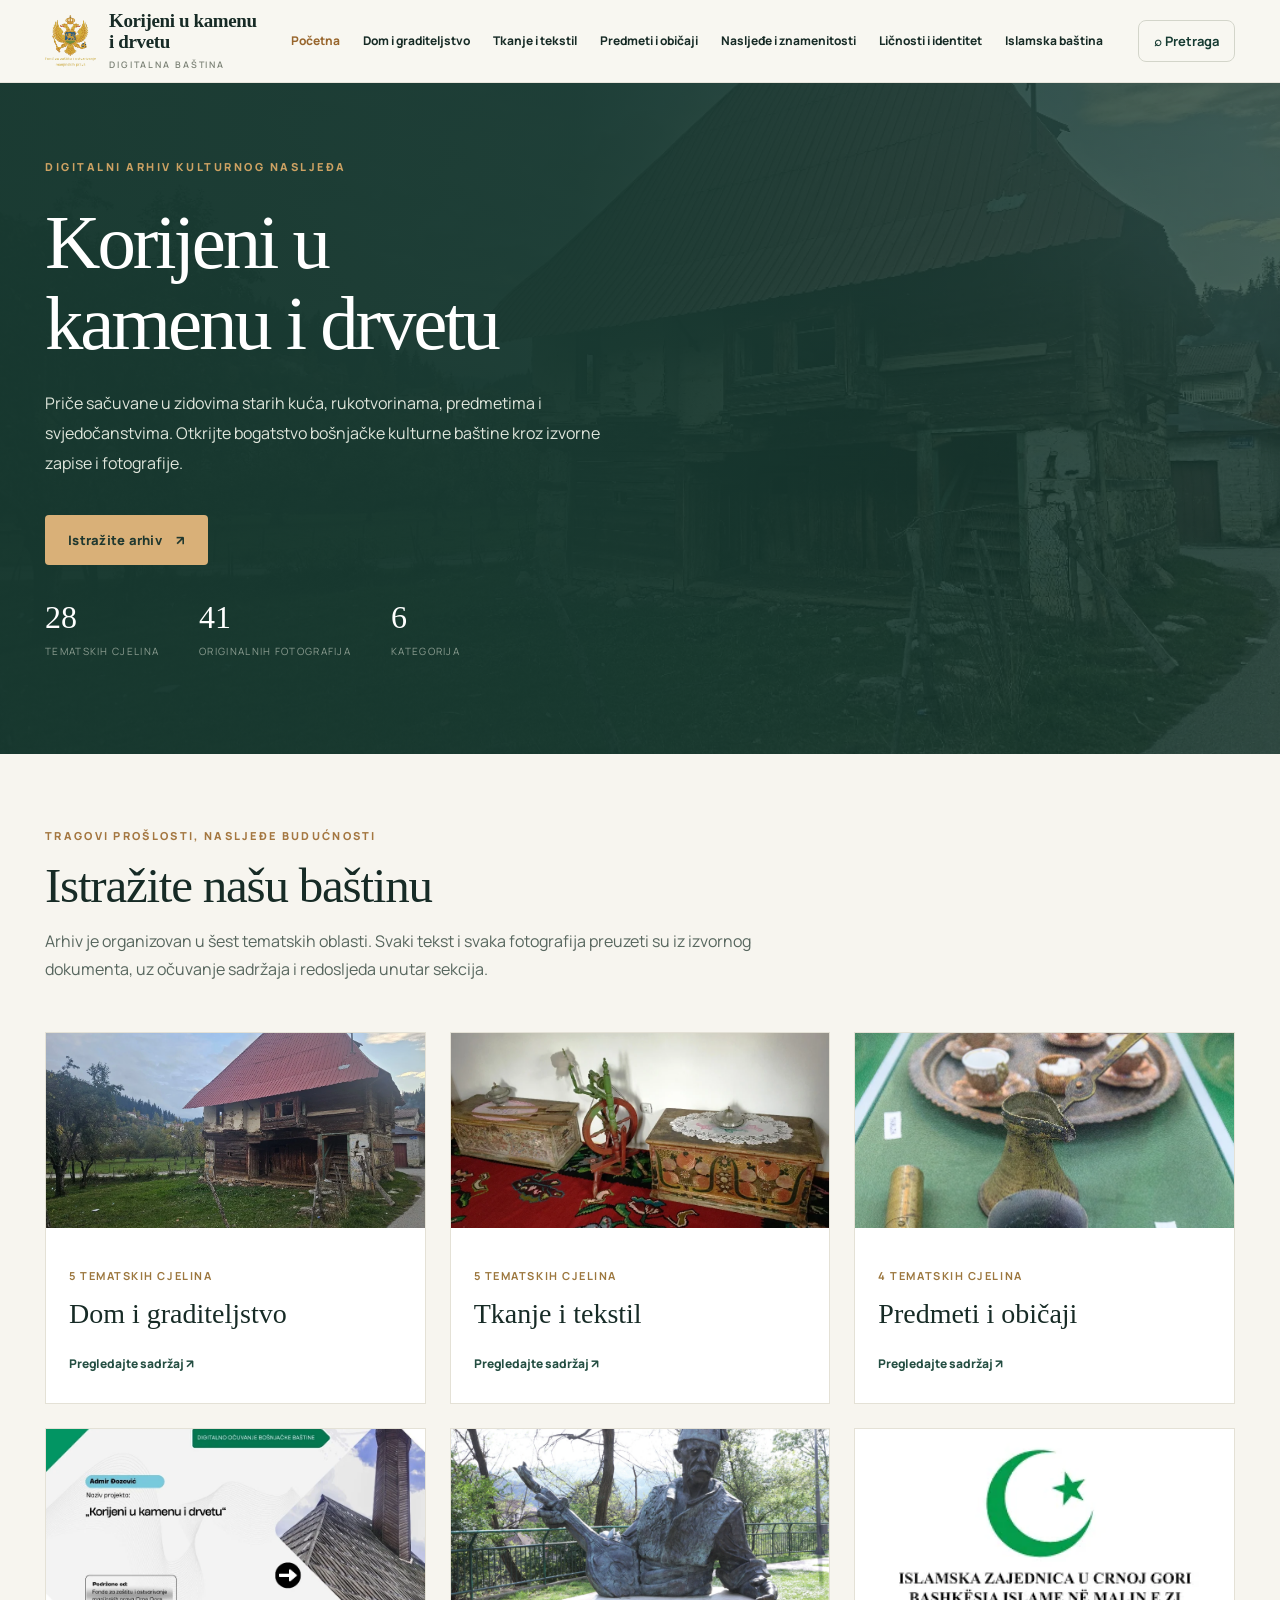
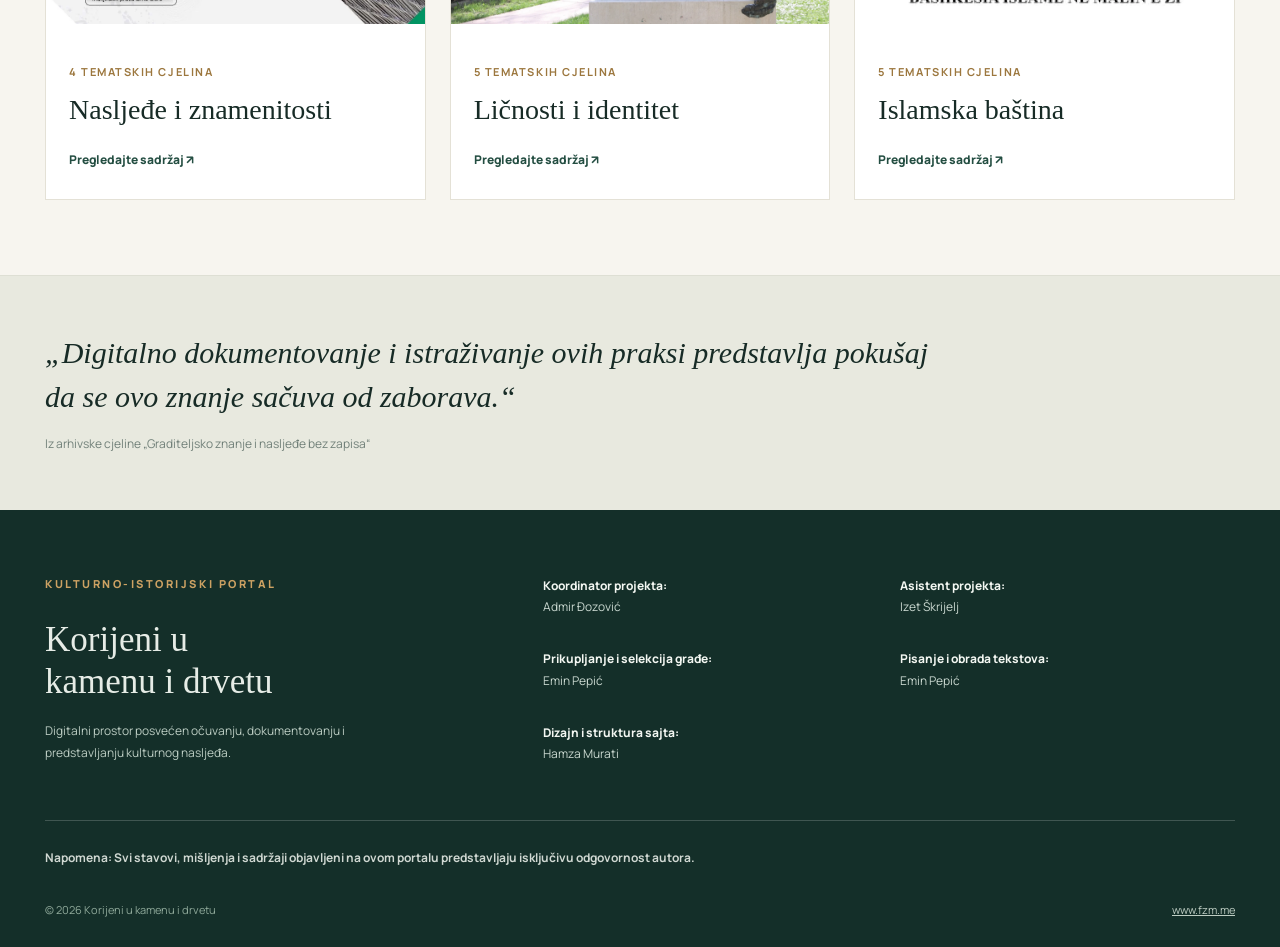
<file: index.html>
<!doctype html><html lang="bs"><head><meta charset="UTF-8"><meta name="viewport" content="width=device-width, initial-scale=1"><meta name="description" content="Digitalni arhiv bošnjačke kulturne baštine u Crnoj Gori. Originalni tekstovi i fotografije."><meta name="theme-color" content="#163b32"><meta property="og:type" content="website"><meta property="og:title" content="Korijeni u kamenu i drvetu"><meta property="og:description" content="Digitalni arhiv bošnjačke kulturne baštine u Crnoj Gori. Originalni tekstovi i fotografije."><title>Korijeni u kamenu i drvetu</title><link rel="icon" href="favicon.svg" type="image/svg+xml"><link rel="stylesheet" href="styles.css"><script defer src="data/content.js"></script><script defer src="app.js"></script></head><body data-page="home"><div id="app"></div><noscript><div class="noscript">Za prikaz ovog arhiva potrebno je omogućiti JavaScript. Svi izvorni tekstovi dostupni su i u datoteci data/content.json.</div></noscript></body></html>
</file>
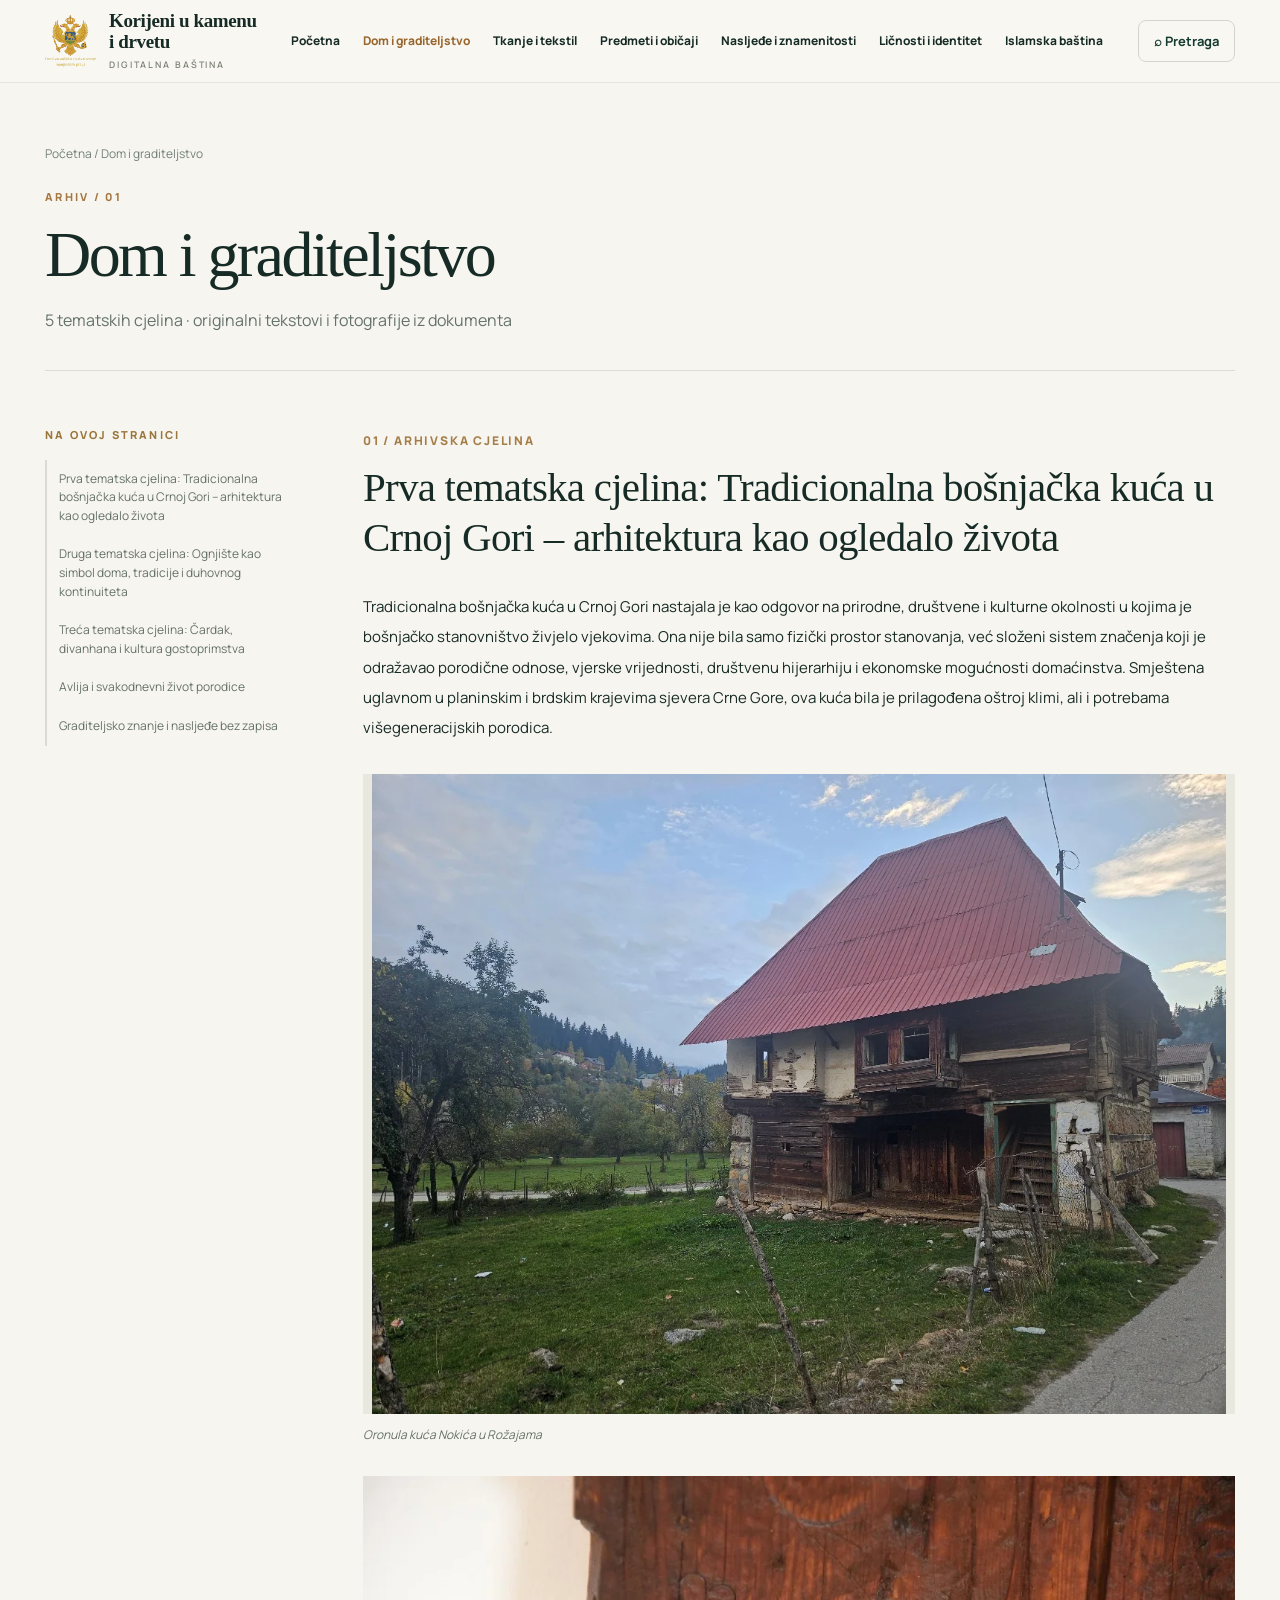
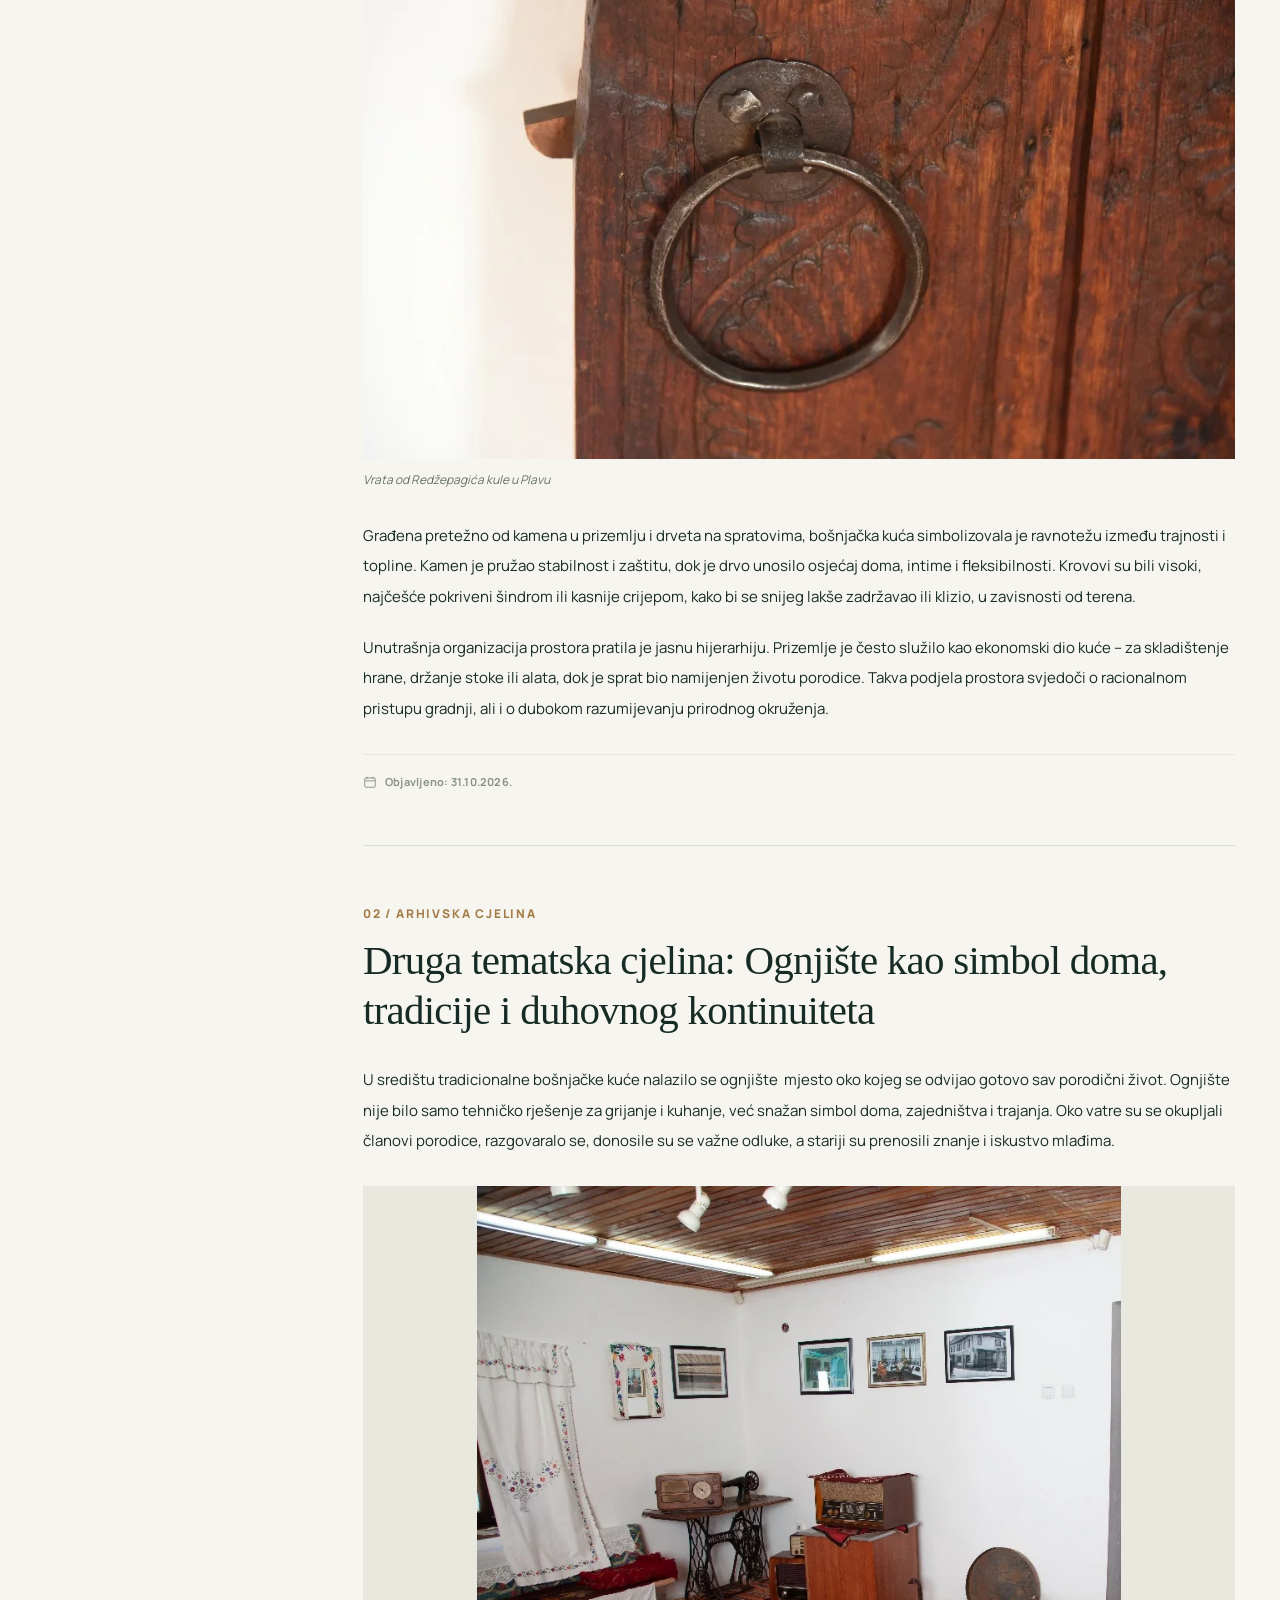
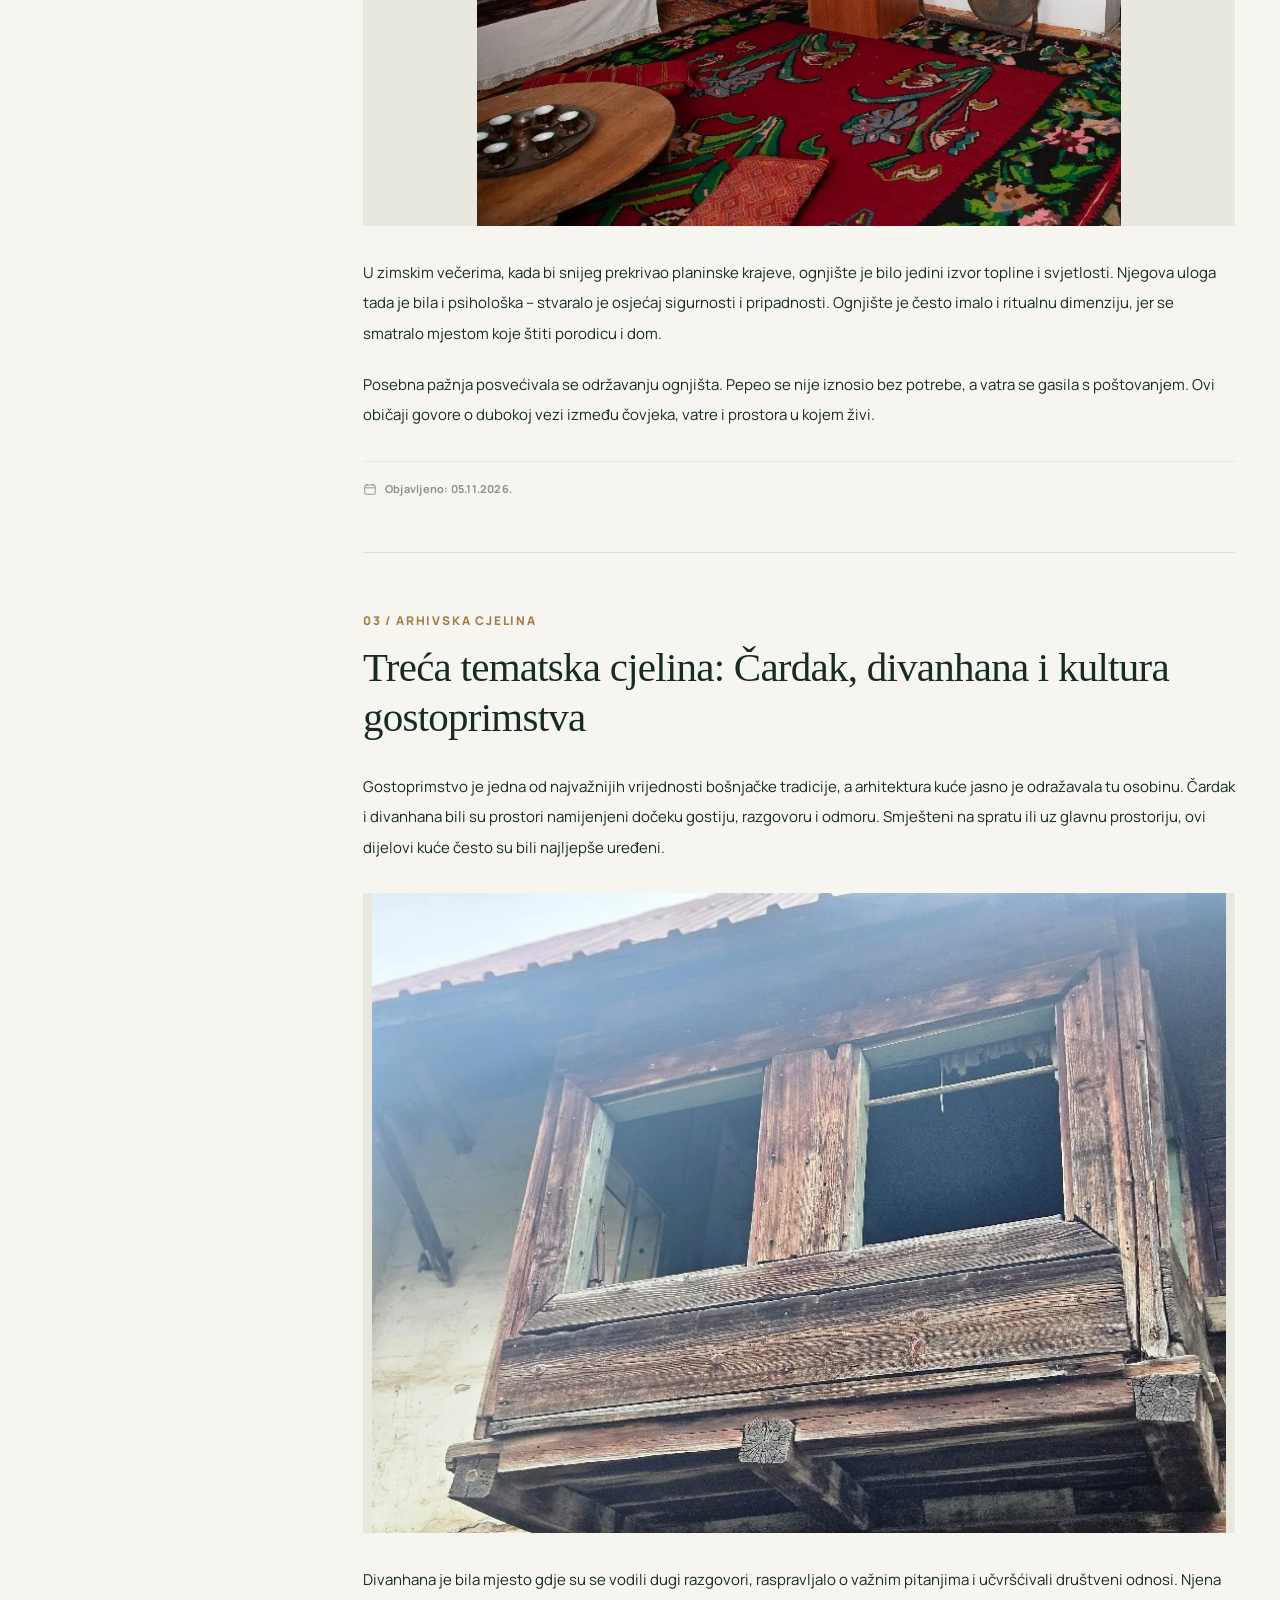
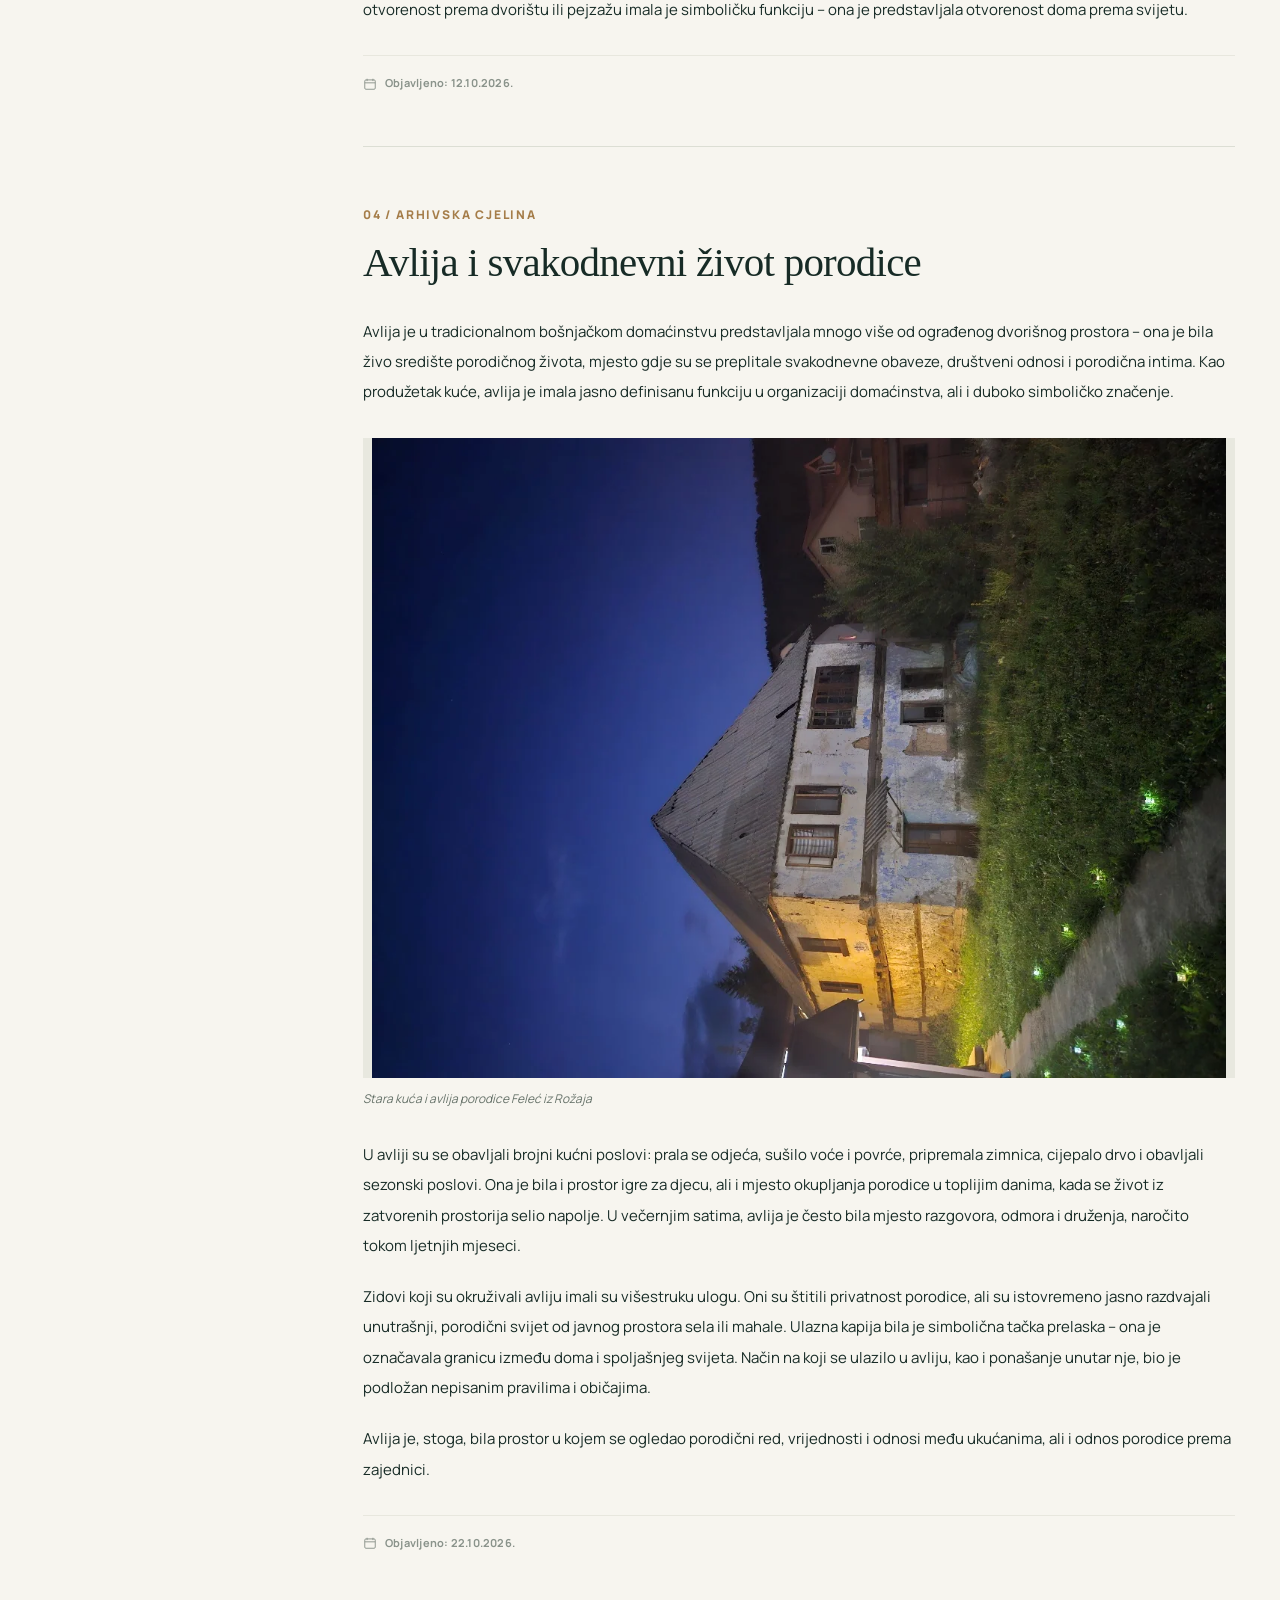
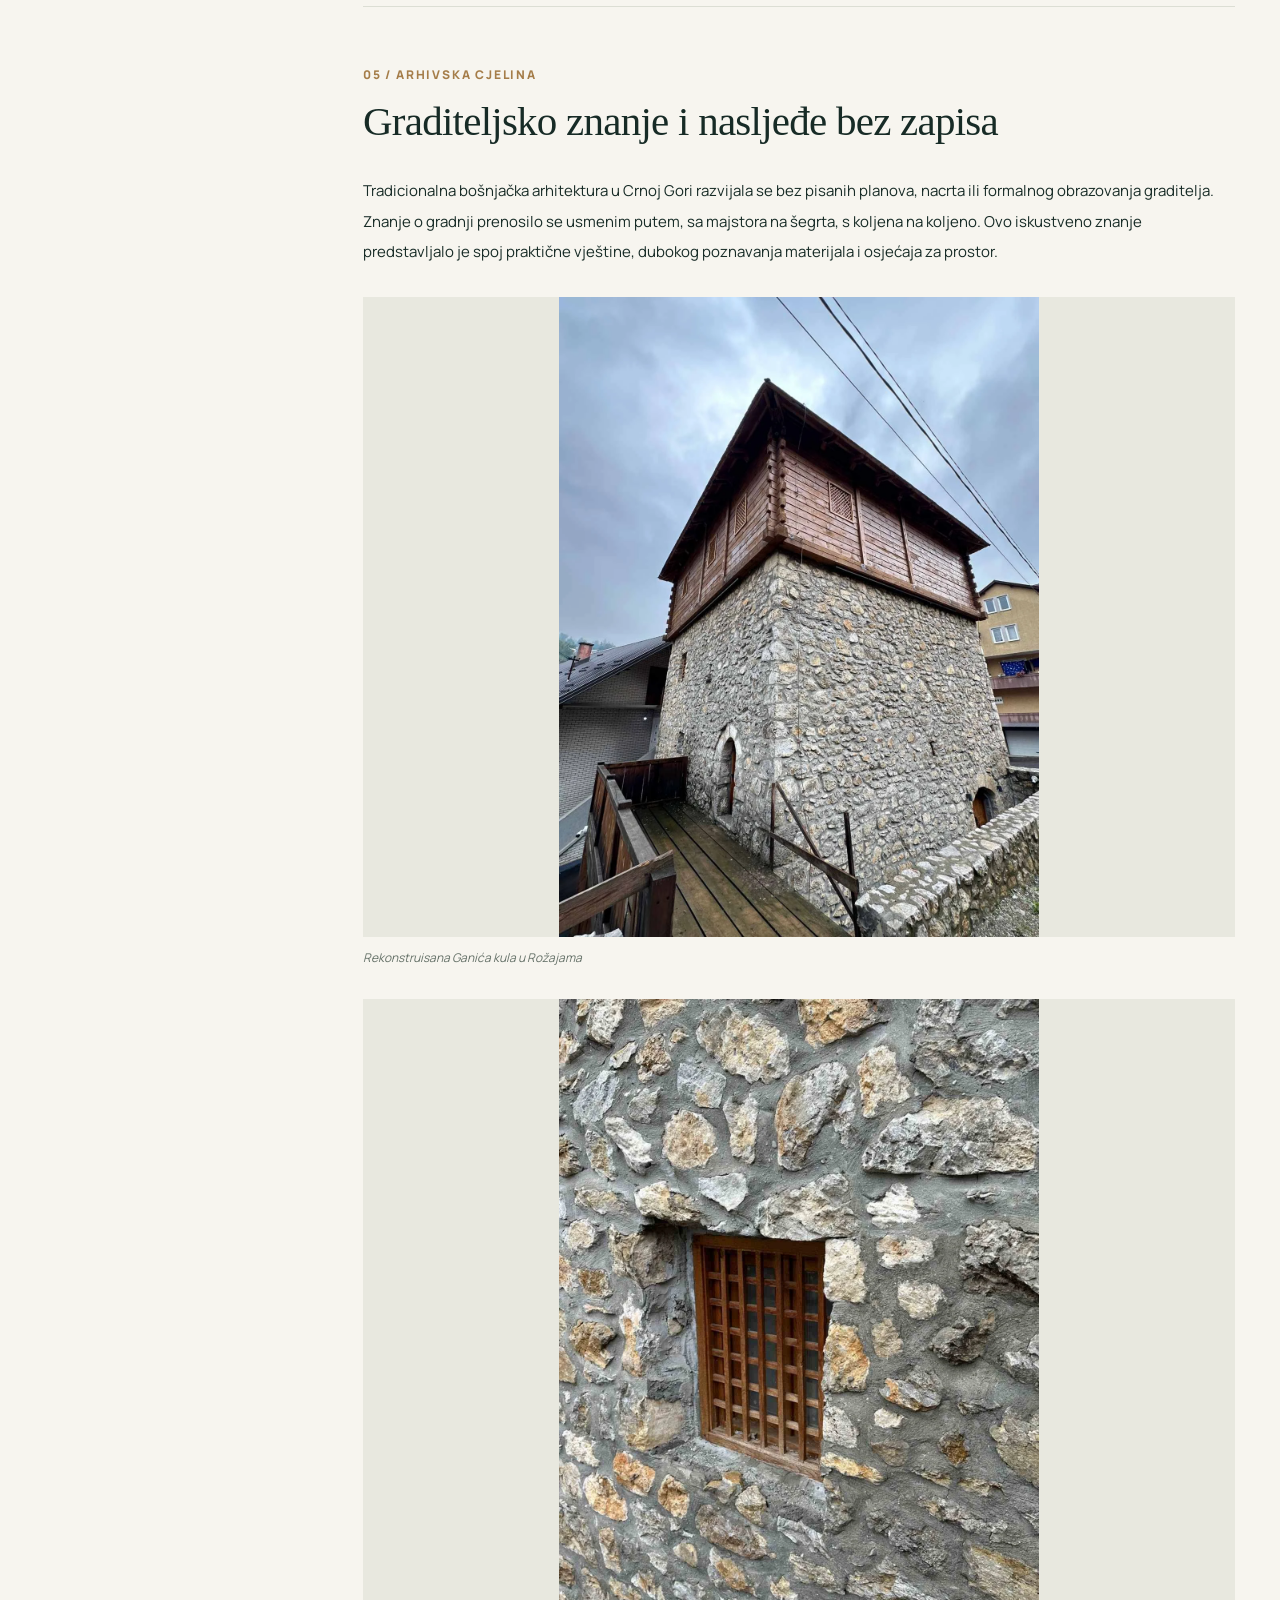
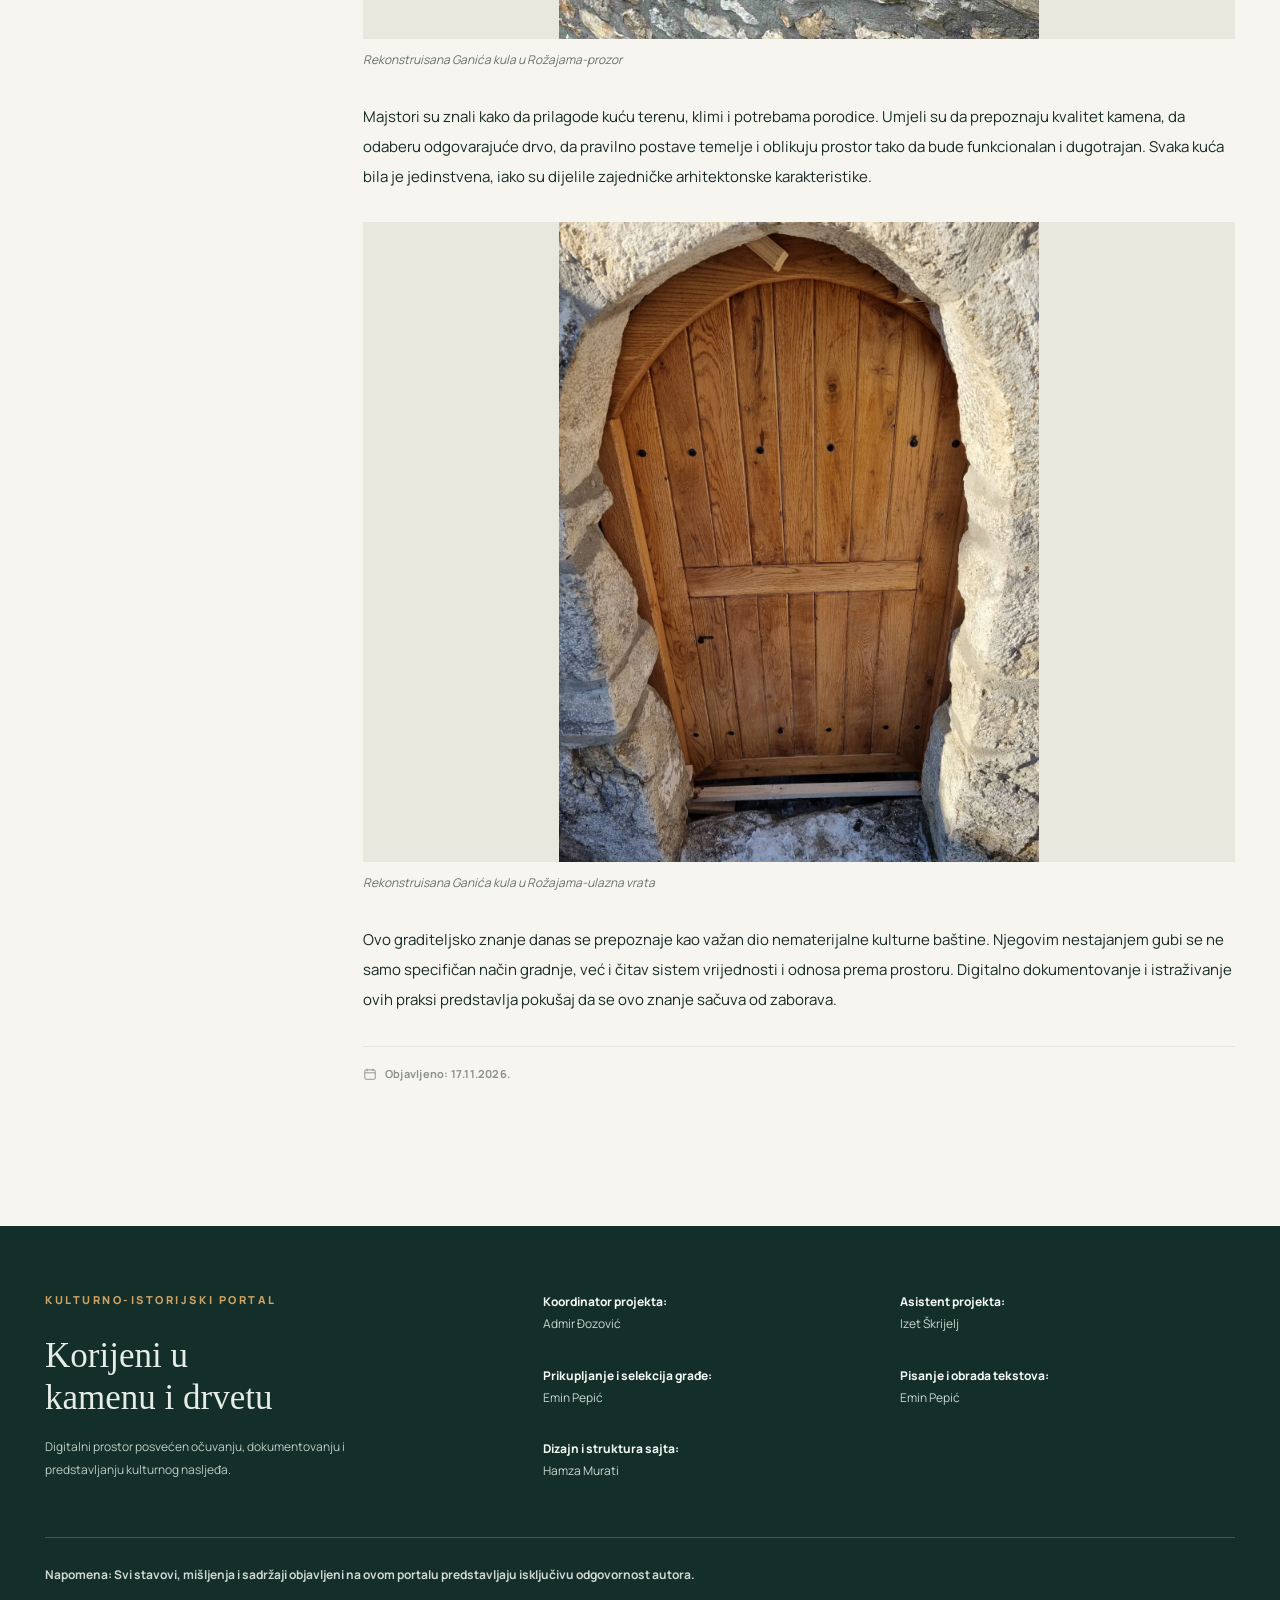
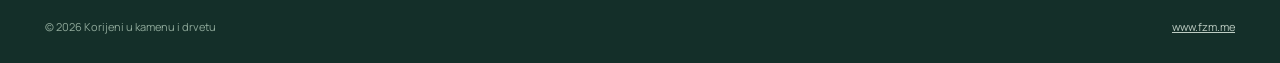
<file: dom-i-graditeljstvo.html>
<!doctype html><html lang="bs"><head><meta charset="UTF-8"><meta name="viewport" content="width=device-width, initial-scale=1"><meta name="description" content="Istražite dom i graditeljstvo kroz originalne arhivske zapise i fotografije."><meta name="theme-color" content="#163b32"><meta property="og:type" content="website"><meta property="og:title" content="Dom i graditeljstvo | Korijeni u kamenu i drvetu"><meta property="og:description" content="Istražite dom i graditeljstvo kroz originalne arhivske zapise i fotografije."><title>Dom i graditeljstvo | Korijeni u kamenu i drvetu</title><link rel="icon" href="favicon.svg" type="image/svg+xml"><link rel="stylesheet" href="styles.css"><script defer src="data/content.js"></script><script defer src="app.js"></script></head><body data-page="dom-i-graditeljstvo"><div id="app"></div><noscript><div class="noscript">Za prikaz ovog arhiva potrebno je omogućiti JavaScript. Svi izvorni tekstovi dostupni su i u datoteci data/content.json.</div></noscript><script>
/* Fiksni datumi sekcija, različiti za svaku tematsku cjelinu. */
document.addEventListener('DOMContentLoaded', function () {
  const dates = ["31.10.2026.", "05.11.2026.", "12.10.2026.", "22.10.2026.", "17.11.2026.", "14.10.2026.", "28.10.2026.", "20.10.2026.", "07.11.2026.", "12.11.2026.", "10.10.2026.", "19.11.2026.", "25.10.2026.", "16.10.2026.", "09.11.2026.", "02.11.2026.", "23.10.2026.", "15.11.2026.", "18.10.2026.", "30.10.2026.", "13.11.2026.", "13.10.2026.", "04.11.2026.", "27.10.2026.", "18.11.2026.", "21.10.2026.", "10.11.2026.", "15.10.2026."];
  const sections = (window.PORTAL_DATA && window.PORTAL_DATA.sections) || [];
  document.querySelectorAll('.article-section').forEach(function (element) {
    const index = sections.findIndex(function (section) { return section.id === element.id; });
    const label = element.querySelector('.publish-date span');
    if (label && index >= 0 && dates[index]) {
      label.textContent = 'Objavljeno: ' + dates[index];
    }
  });
});
</script></body></html>
</file>
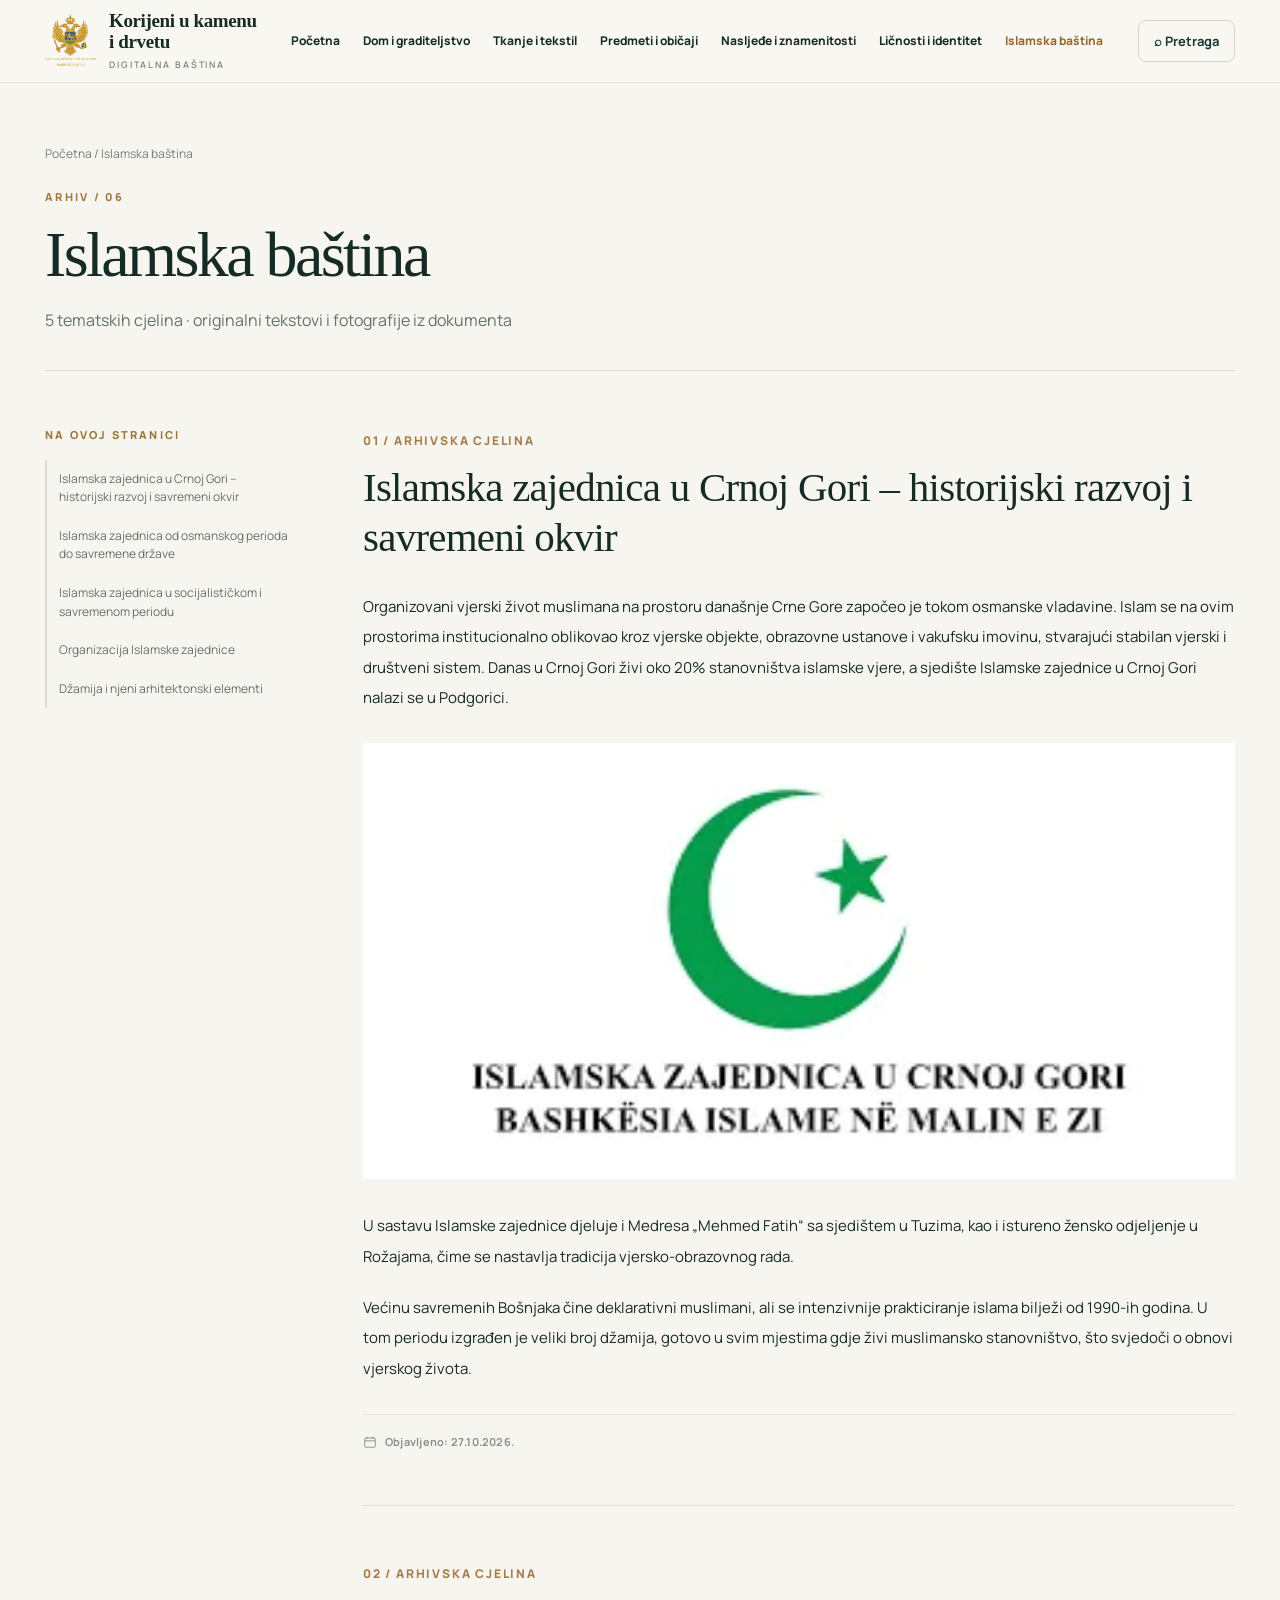
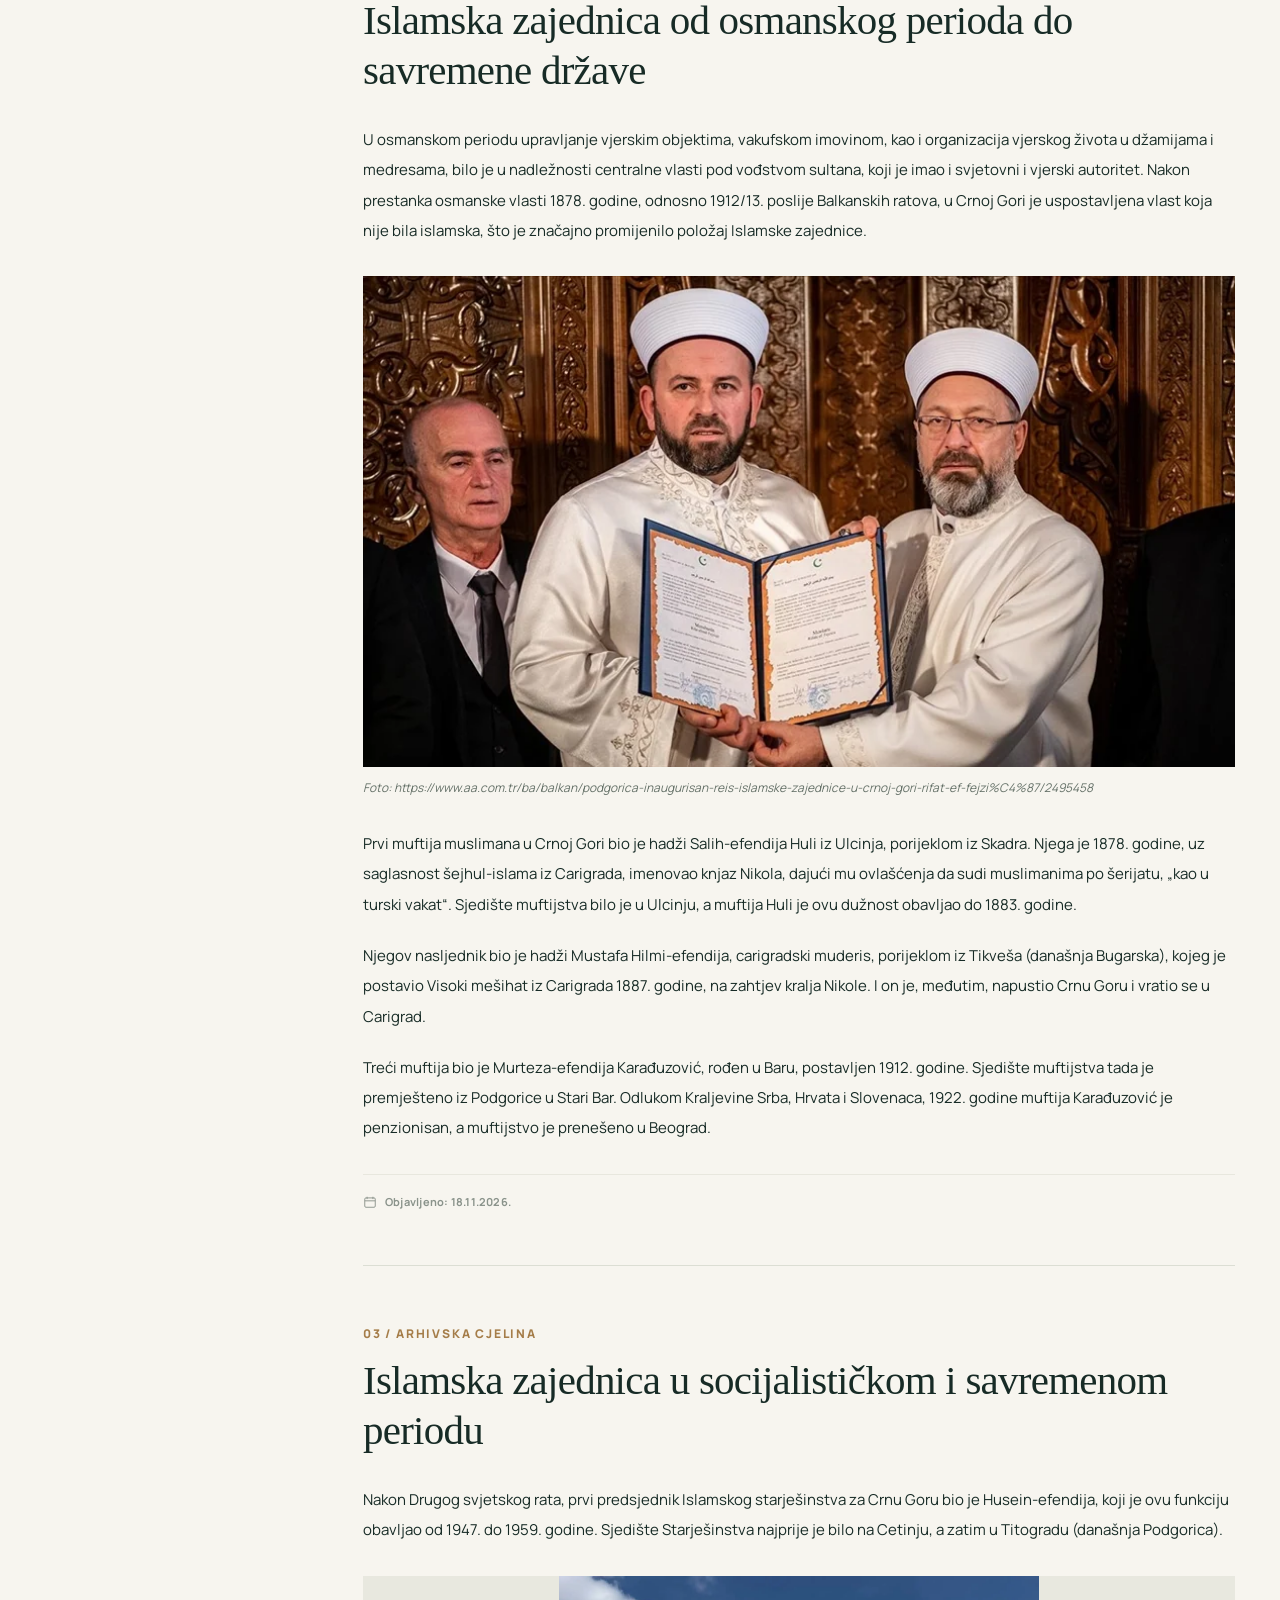
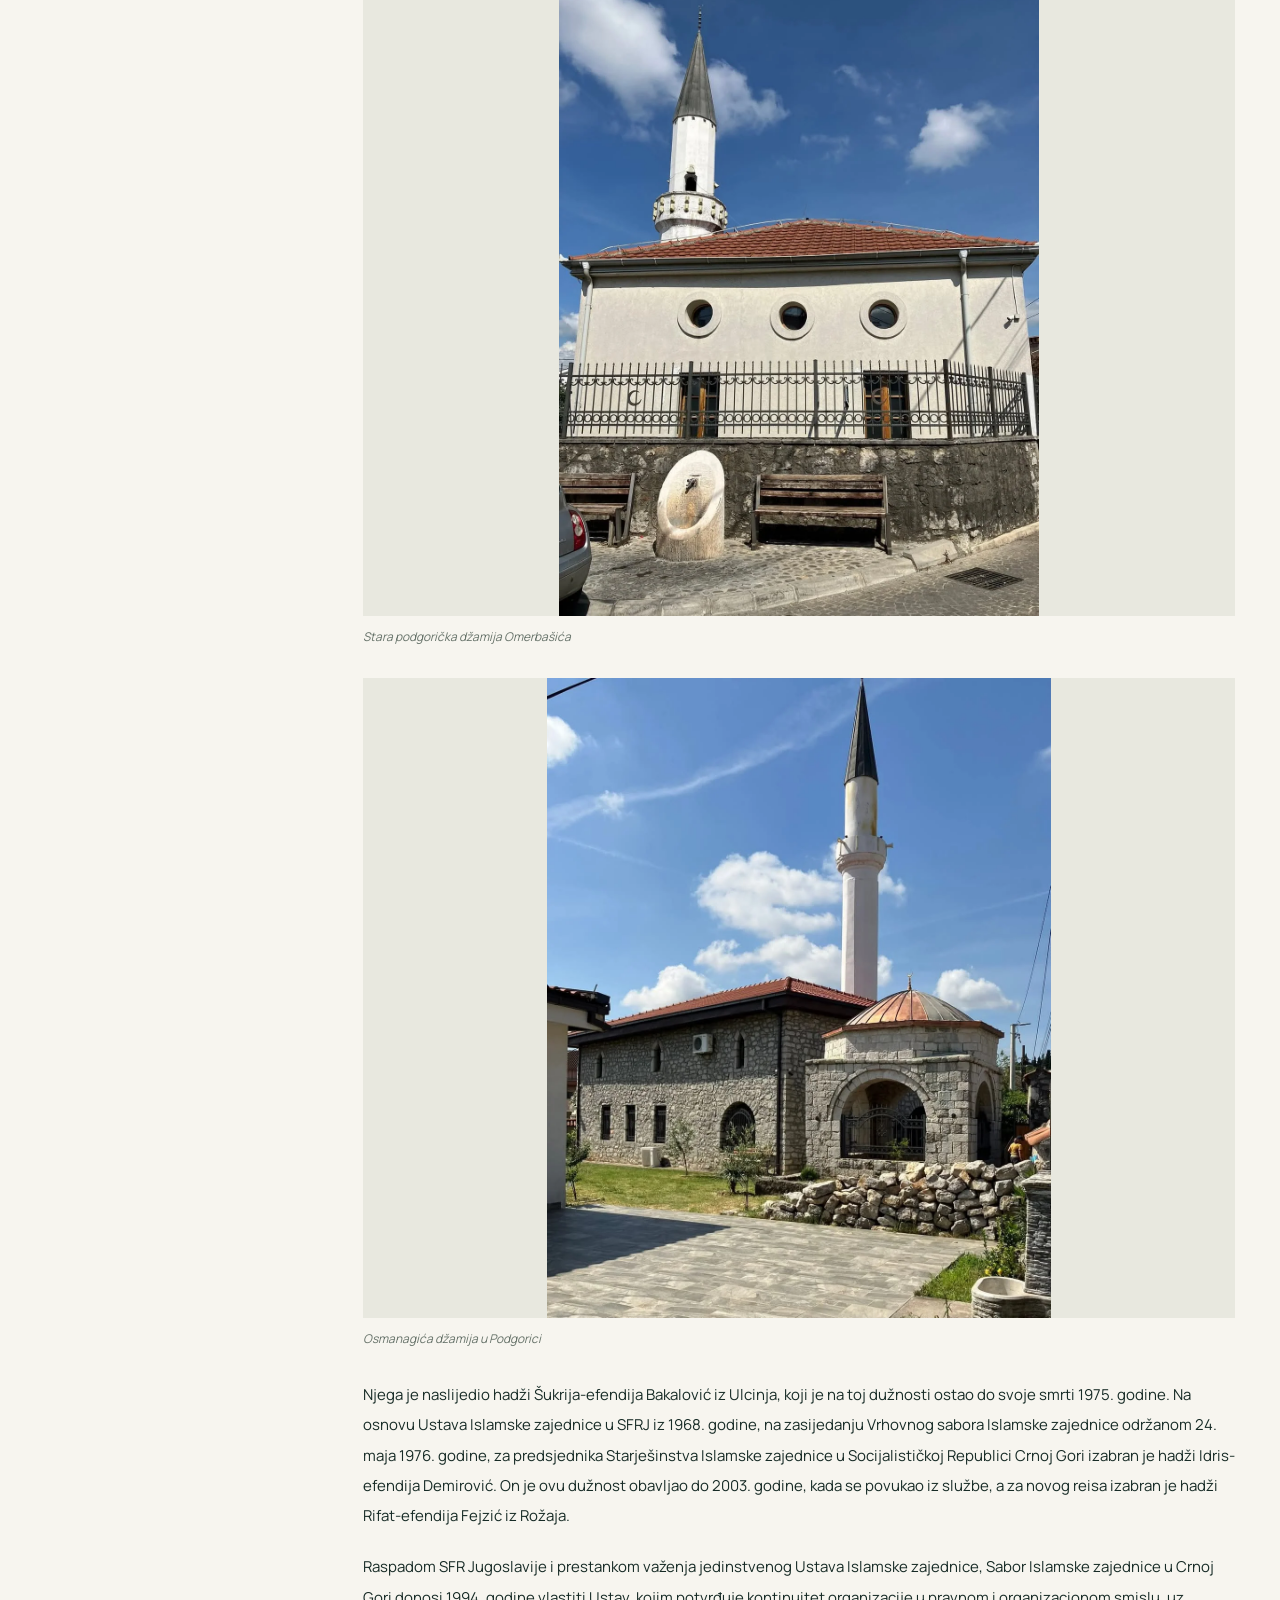
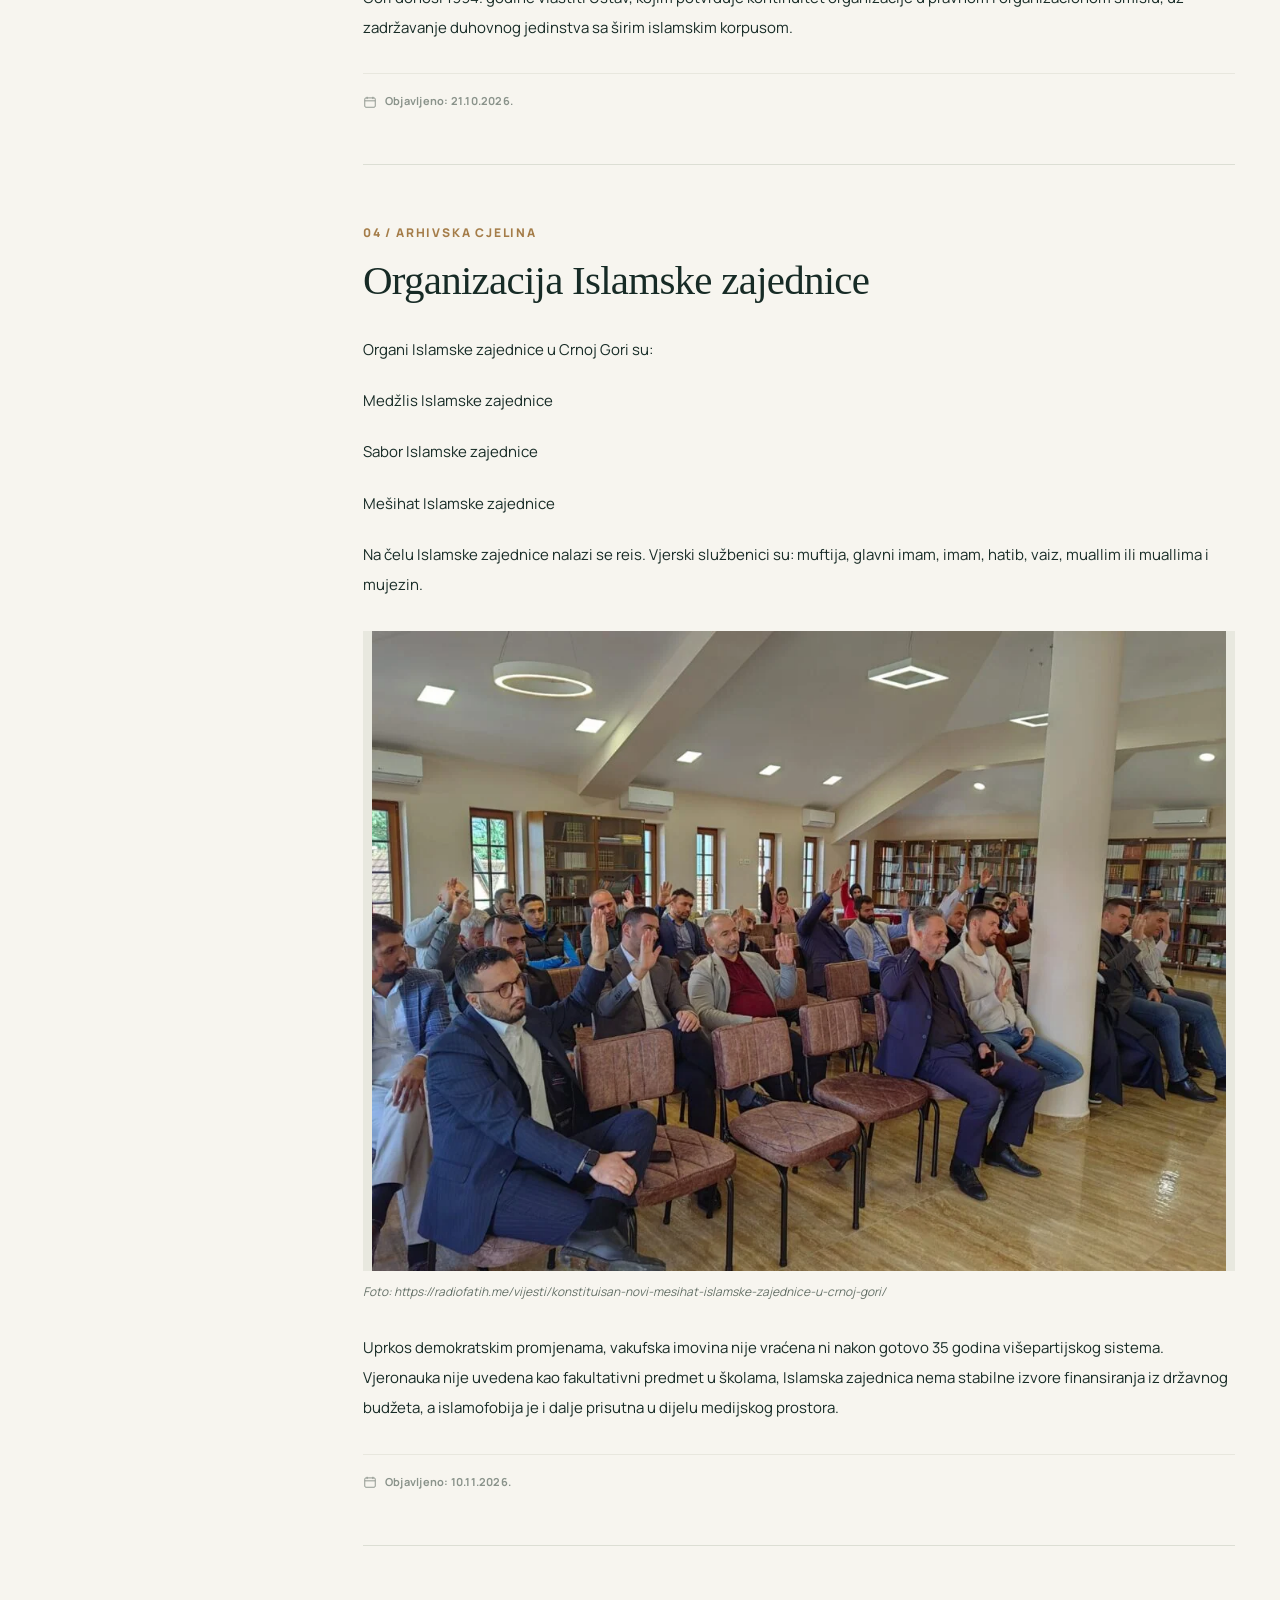
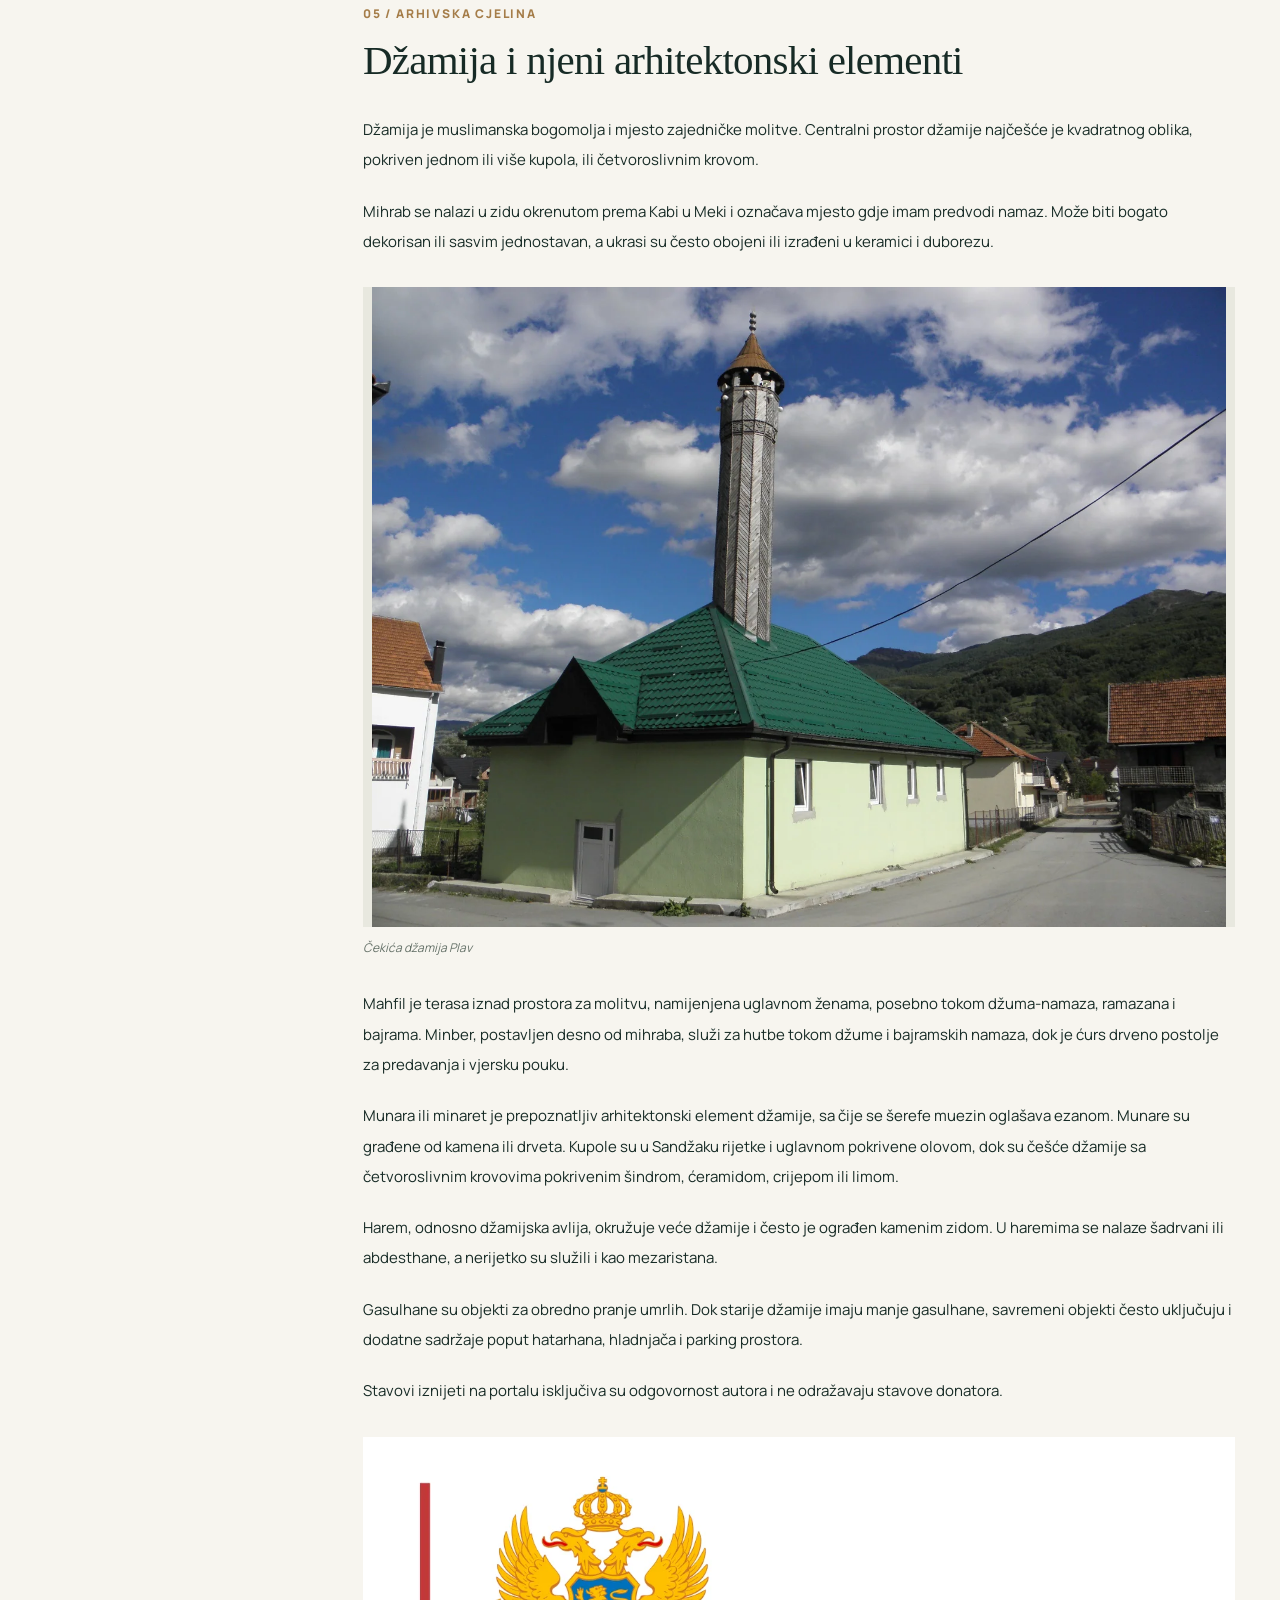
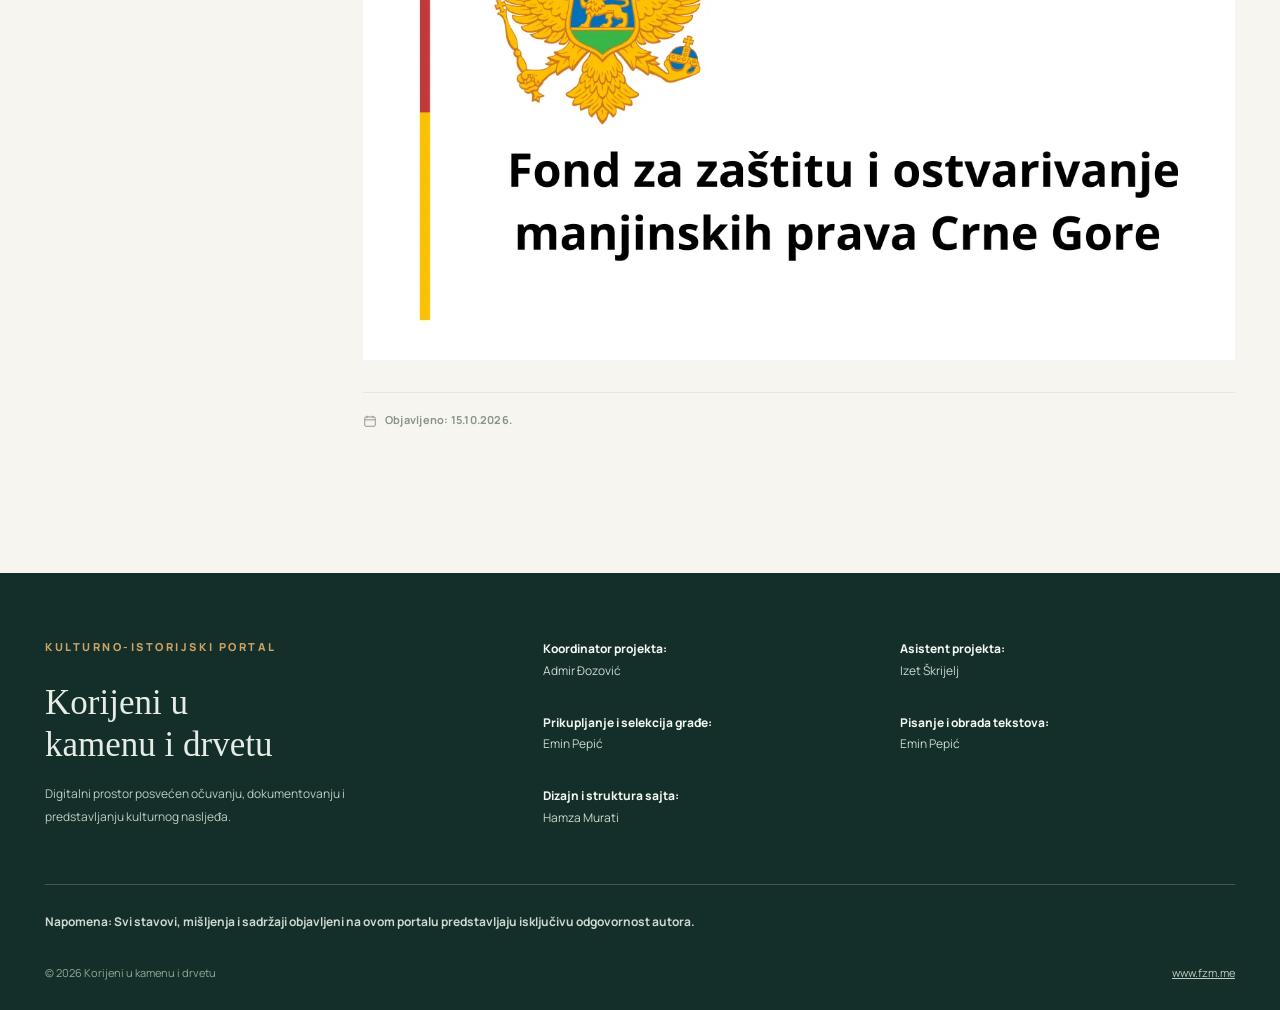
<file: islamska-bastina.html>
<!doctype html><html lang="bs"><head><meta charset="UTF-8"><meta name="viewport" content="width=device-width, initial-scale=1"><meta name="description" content="Istražite islamska baština kroz originalne arhivske zapise i fotografije."><meta name="theme-color" content="#163b32"><meta property="og:type" content="website"><meta property="og:title" content="Islamska baština | Korijeni u kamenu i drvetu"><meta property="og:description" content="Istražite islamska baština kroz originalne arhivske zapise i fotografije."><title>Islamska baština | Korijeni u kamenu i drvetu</title><link rel="icon" href="favicon.svg" type="image/svg+xml"><link rel="stylesheet" href="styles.css"><script defer src="data/content.js"></script><script defer src="app.js"></script></head><body data-page="islamska-bastina"><div id="app"></div><noscript><div class="noscript">Za prikaz ovog arhiva potrebno je omogućiti JavaScript. Svi izvorni tekstovi dostupni su i u datoteci data/content.json.</div></noscript><script>
/* Fiksni datumi sekcija, različiti za svaku tematsku cjelinu. */
document.addEventListener('DOMContentLoaded', function () {
  const dates = ["31.10.2026.", "05.11.2026.", "12.10.2026.", "22.10.2026.", "17.11.2026.", "14.10.2026.", "28.10.2026.", "20.10.2026.", "07.11.2026.", "12.11.2026.", "10.10.2026.", "19.11.2026.", "25.10.2026.", "16.10.2026.", "09.11.2026.", "02.11.2026.", "23.10.2026.", "15.11.2026.", "18.10.2026.", "30.10.2026.", "13.11.2026.", "13.10.2026.", "04.11.2026.", "27.10.2026.", "18.11.2026.", "21.10.2026.", "10.11.2026.", "15.10.2026."];
  const sections = (window.PORTAL_DATA && window.PORTAL_DATA.sections) || [];
  document.querySelectorAll('.article-section').forEach(function (element) {
    const index = sections.findIndex(function (section) { return section.id === element.id; });
    const label = element.querySelector('.publish-date span');
    if (label && index >= 0 && dates[index]) {
      label.textContent = 'Objavljeno: ' + dates[index];
    }
  });
});
</script></body></html>
</file>
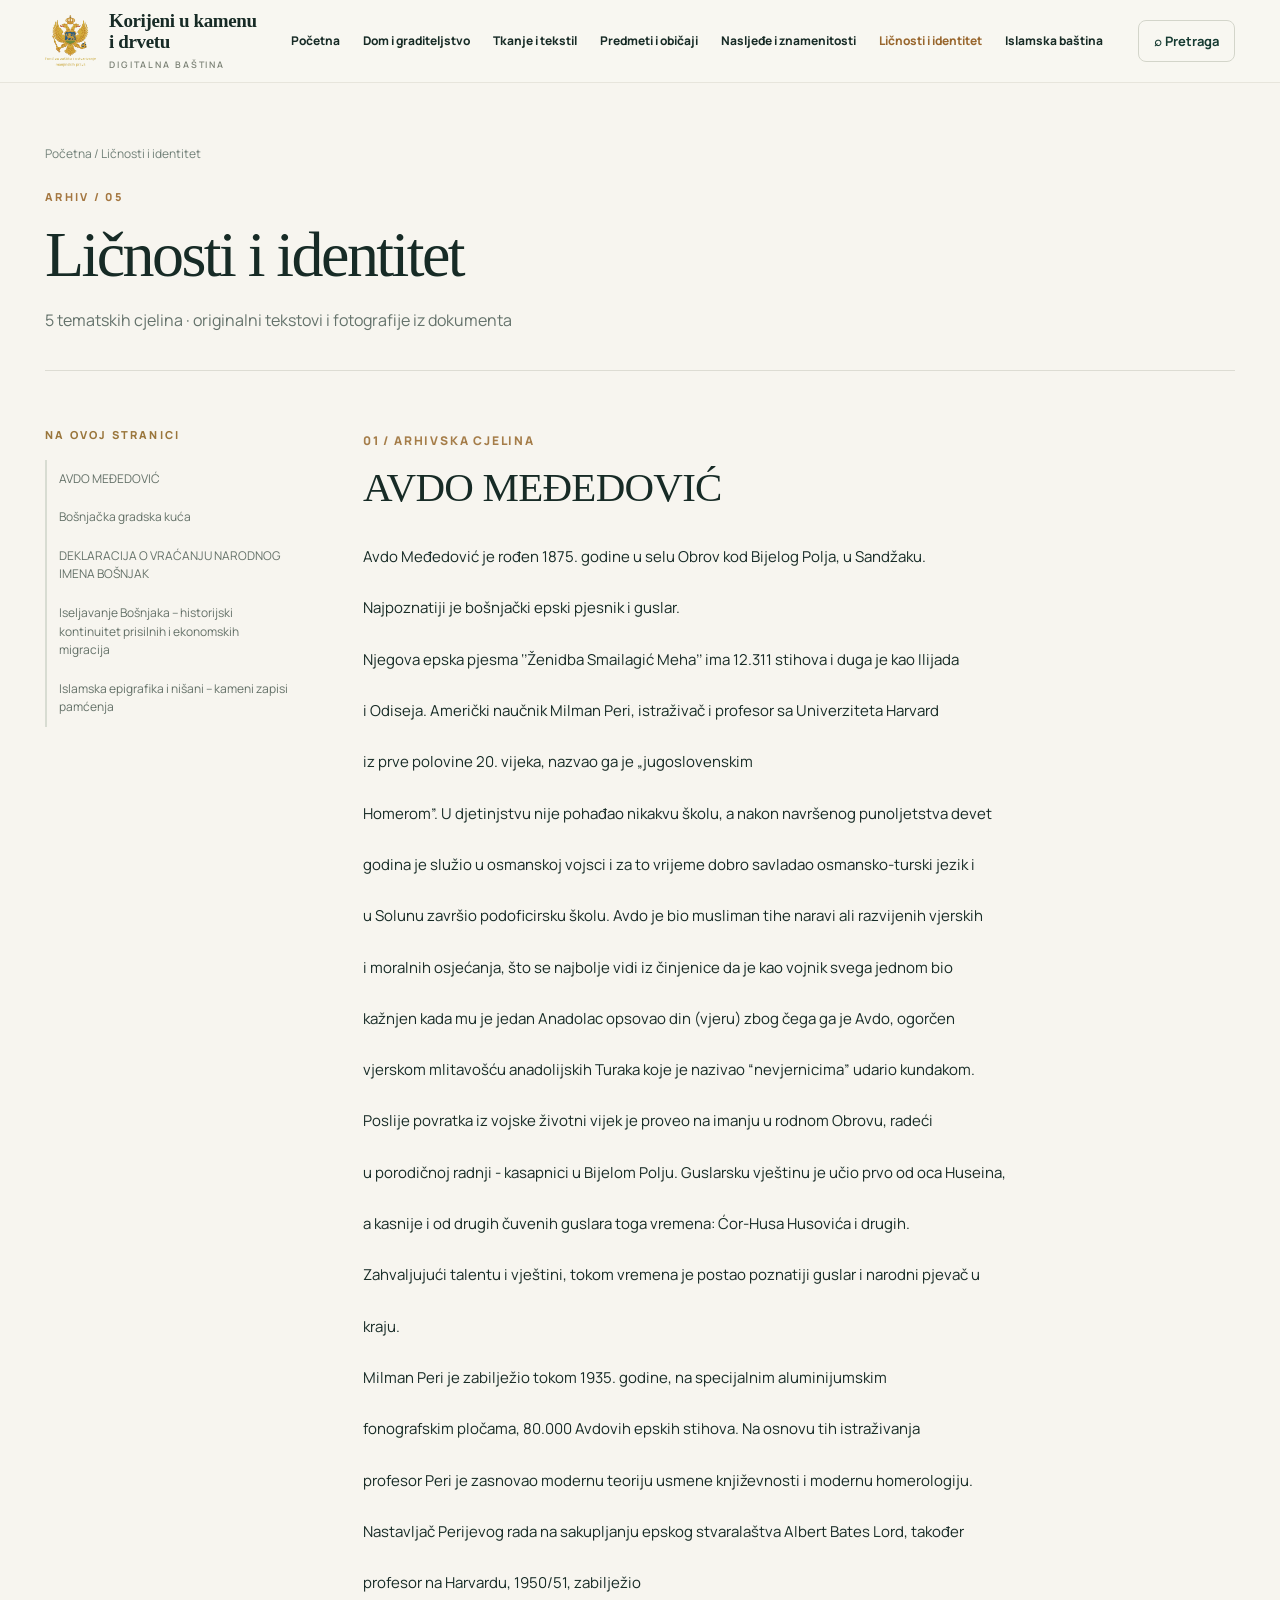
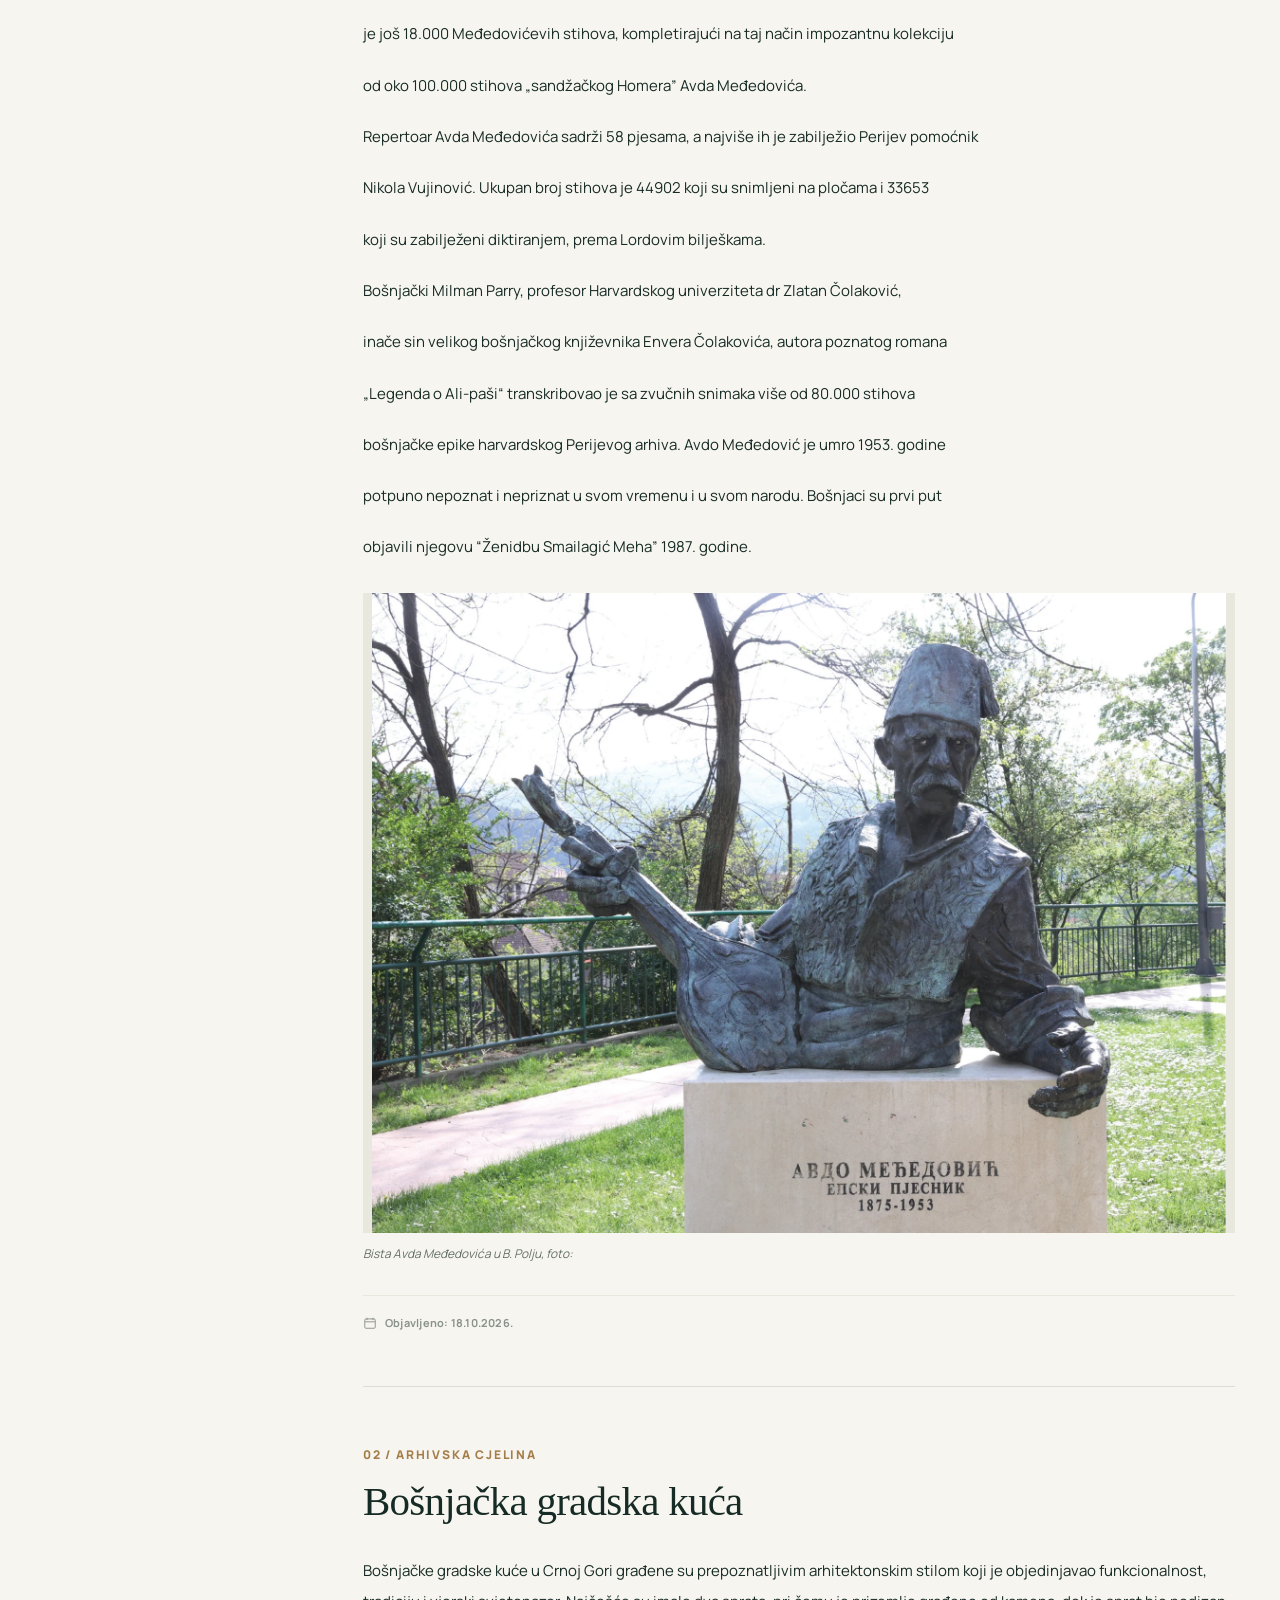
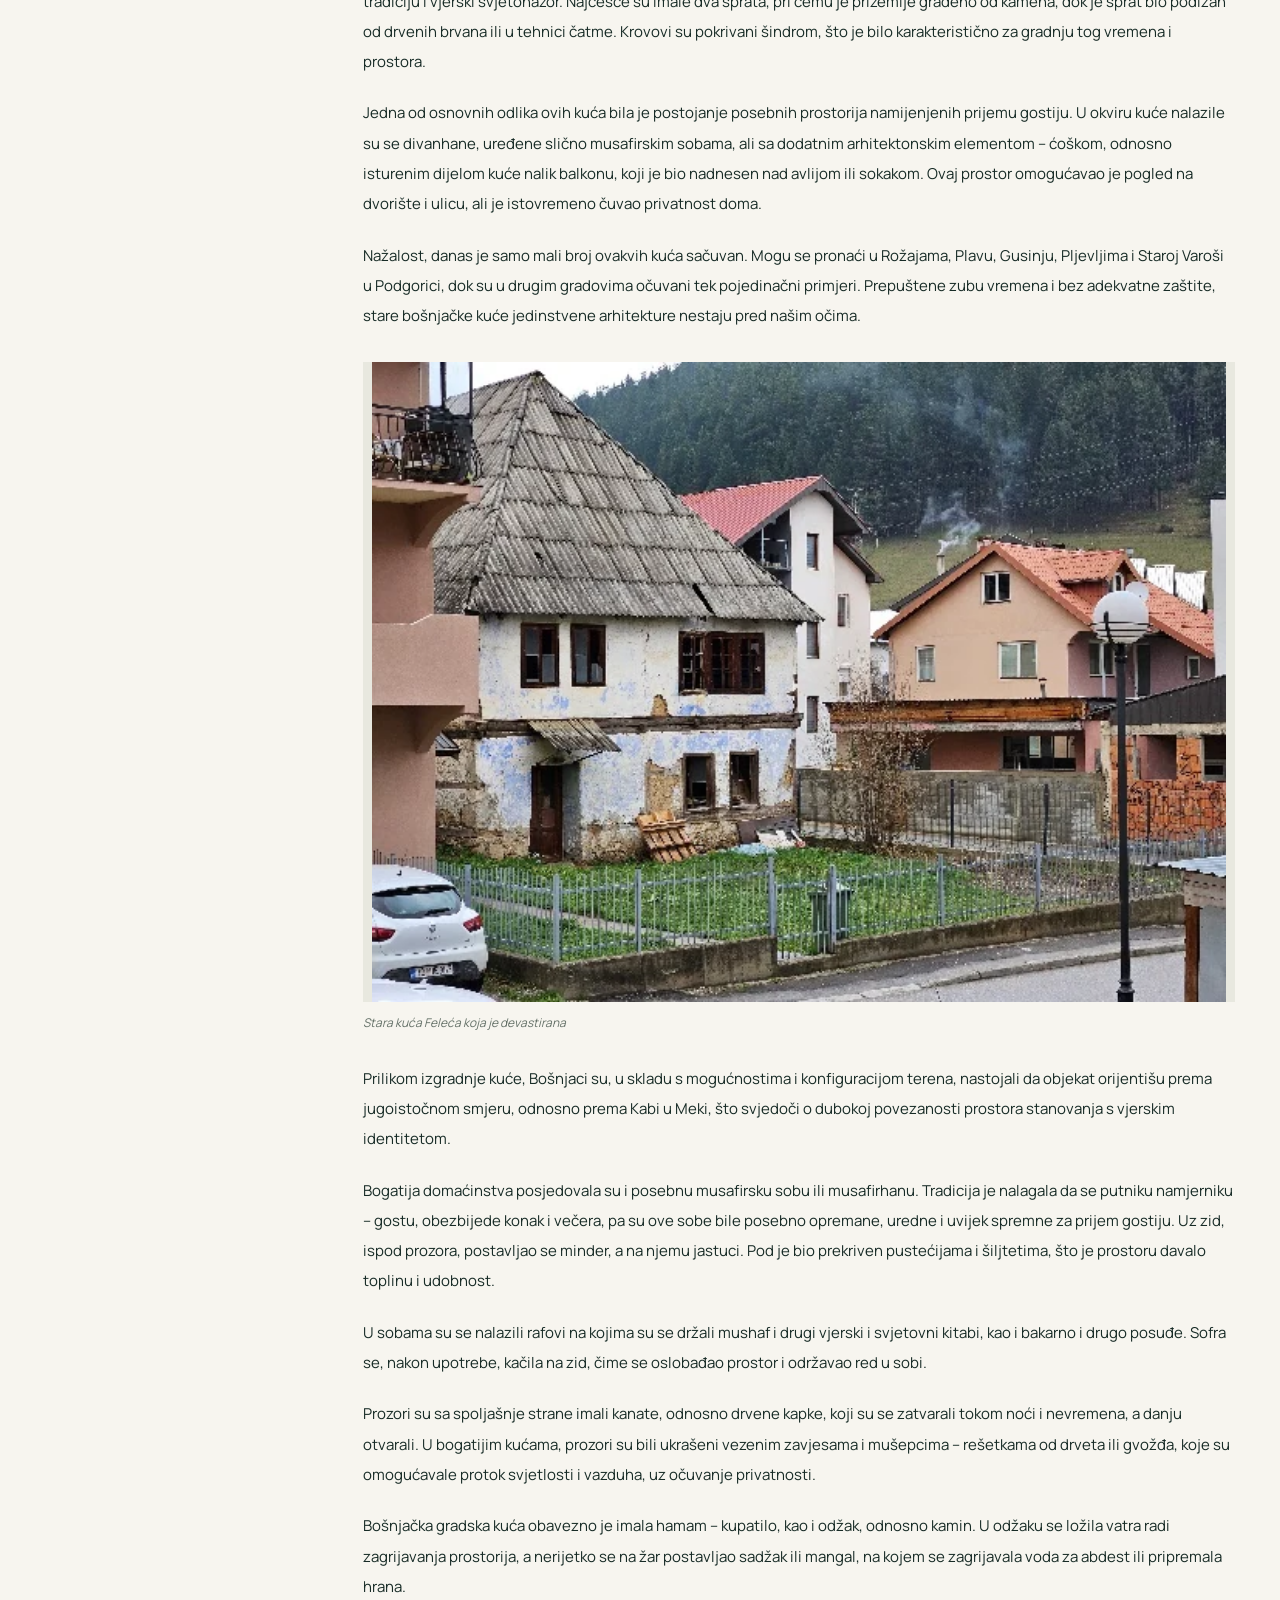
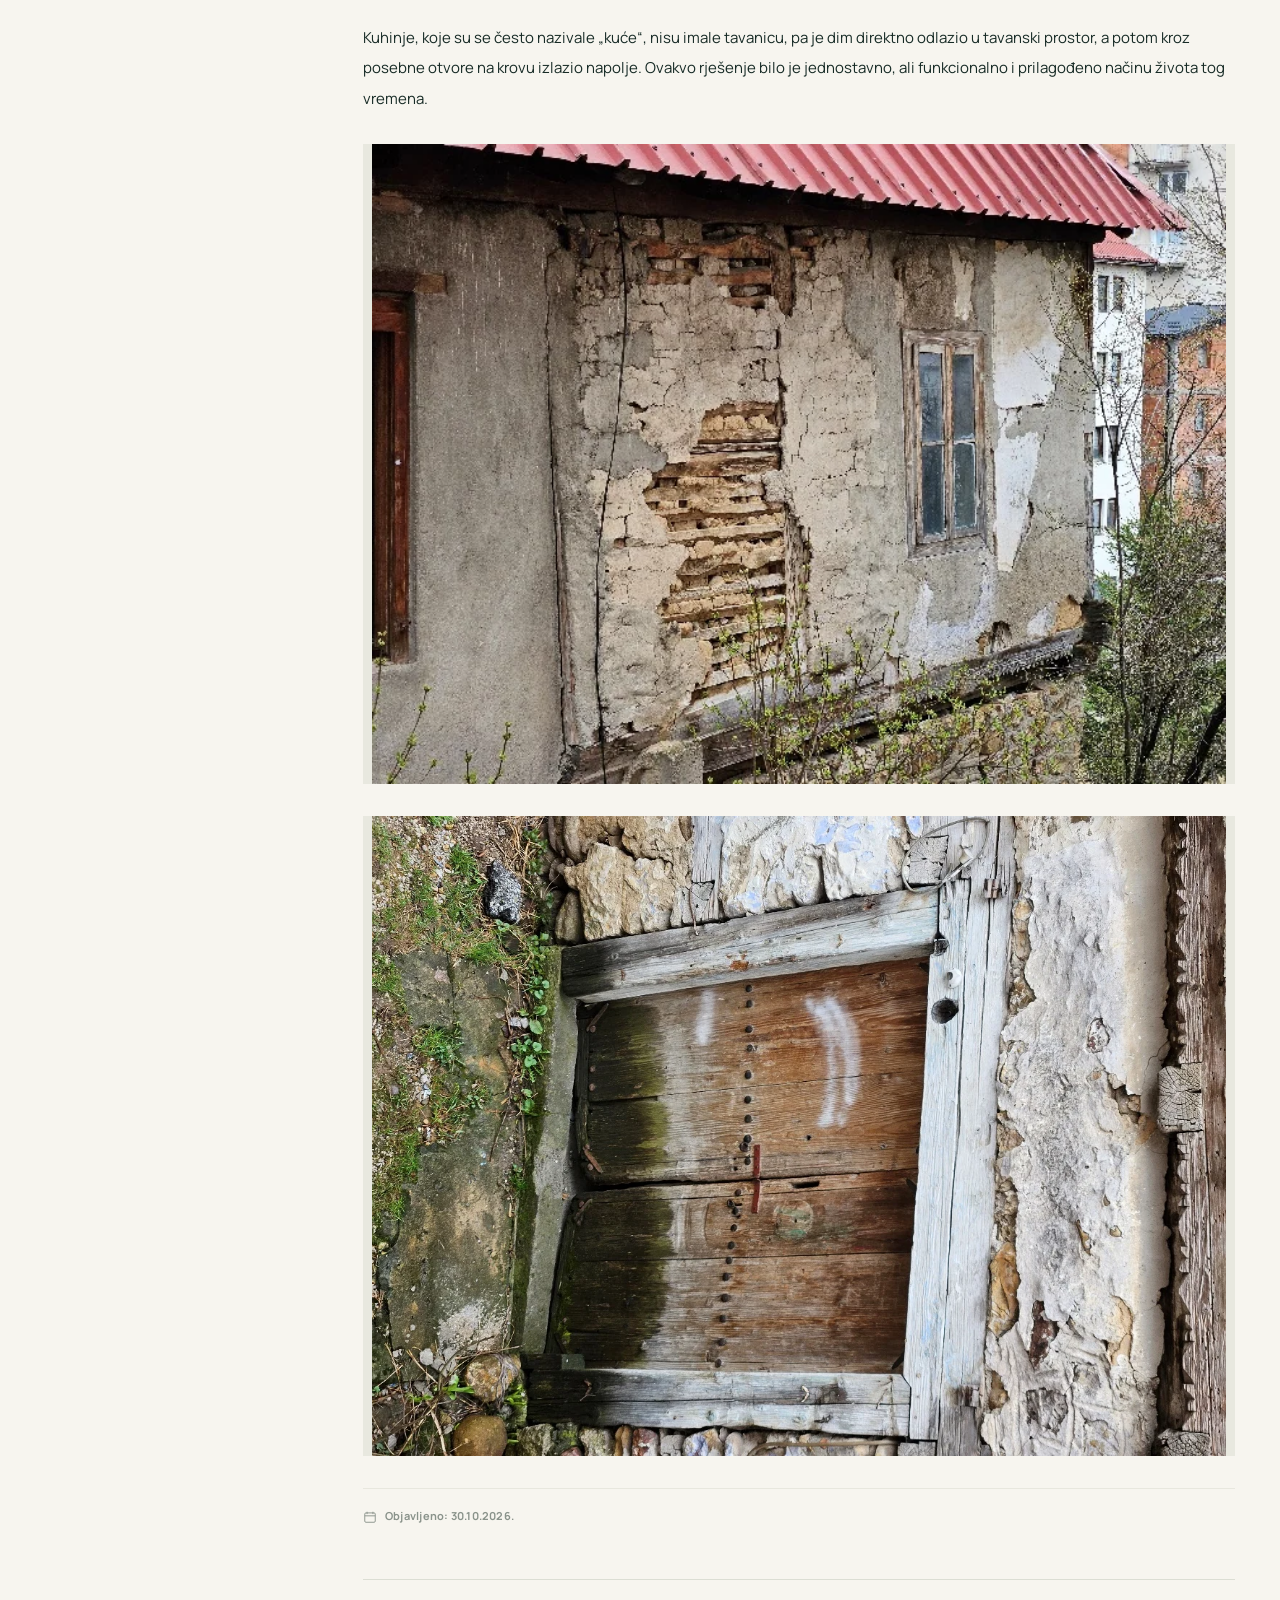
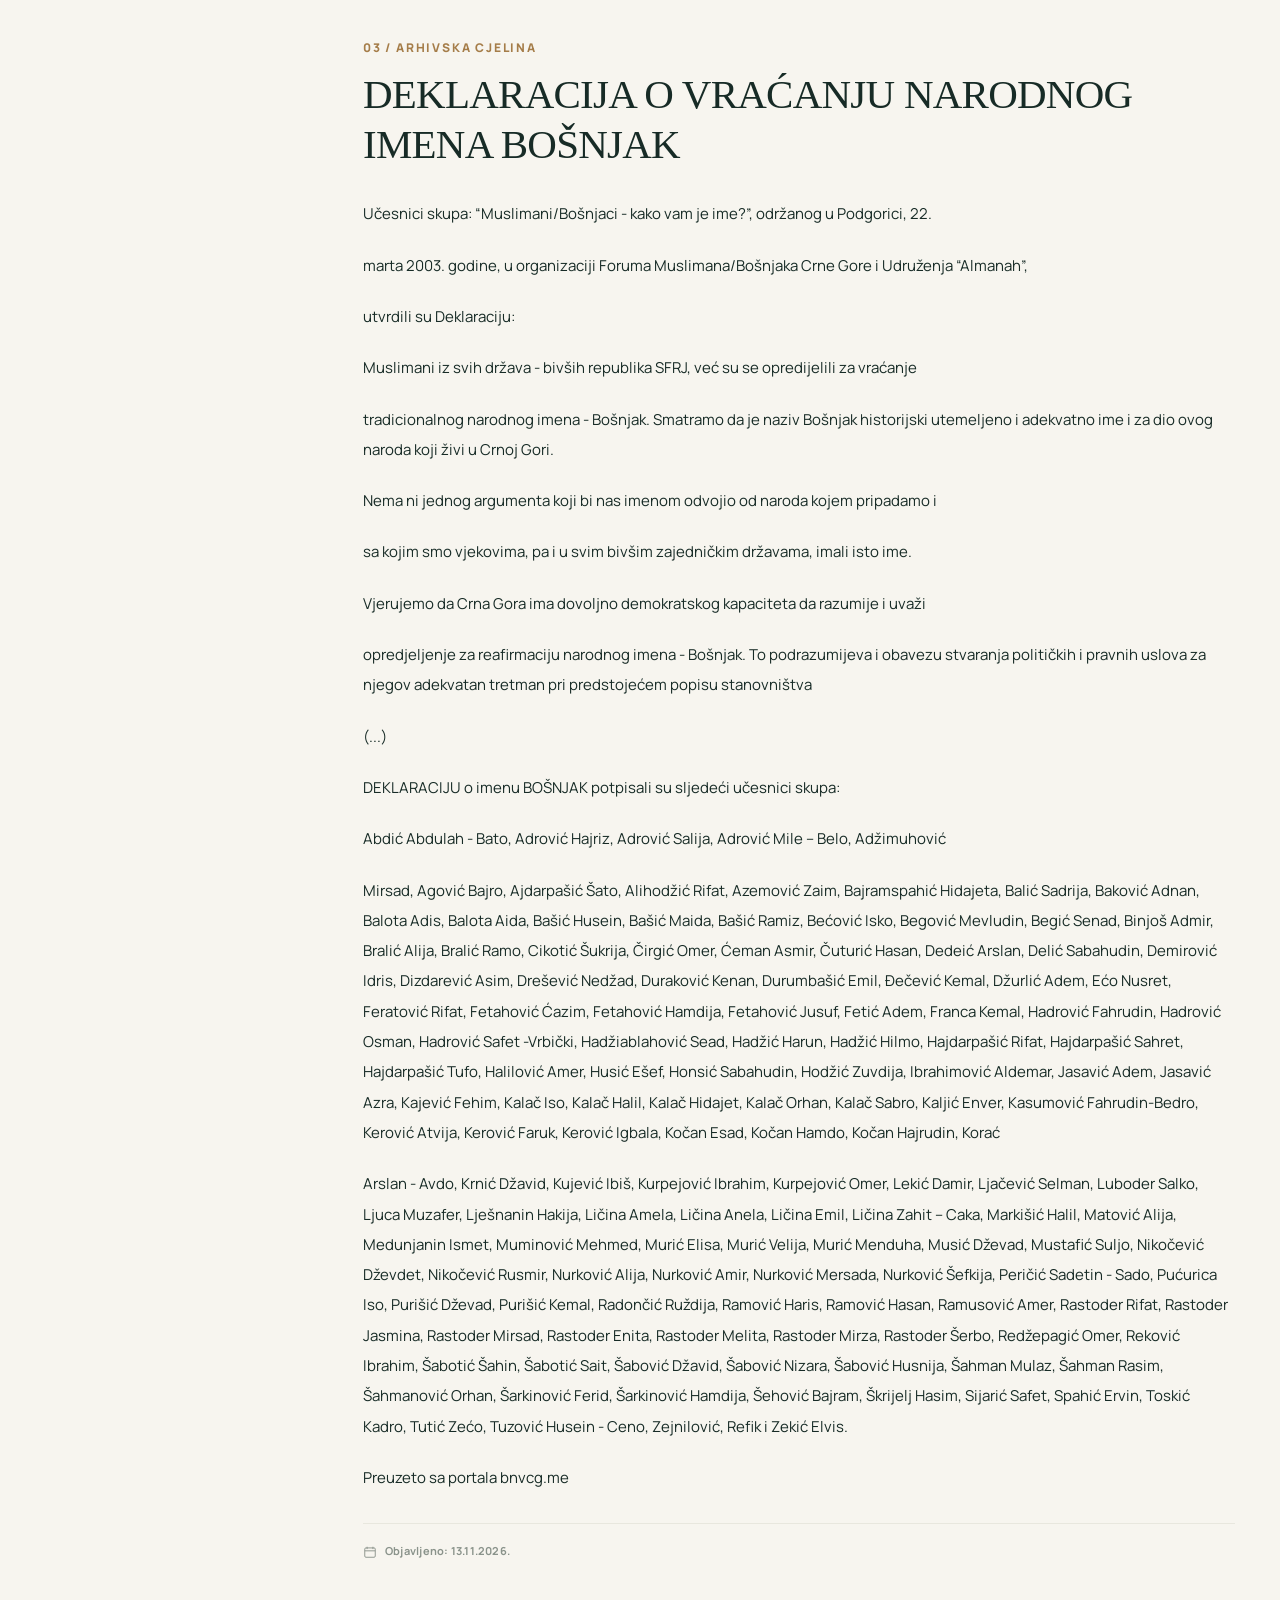
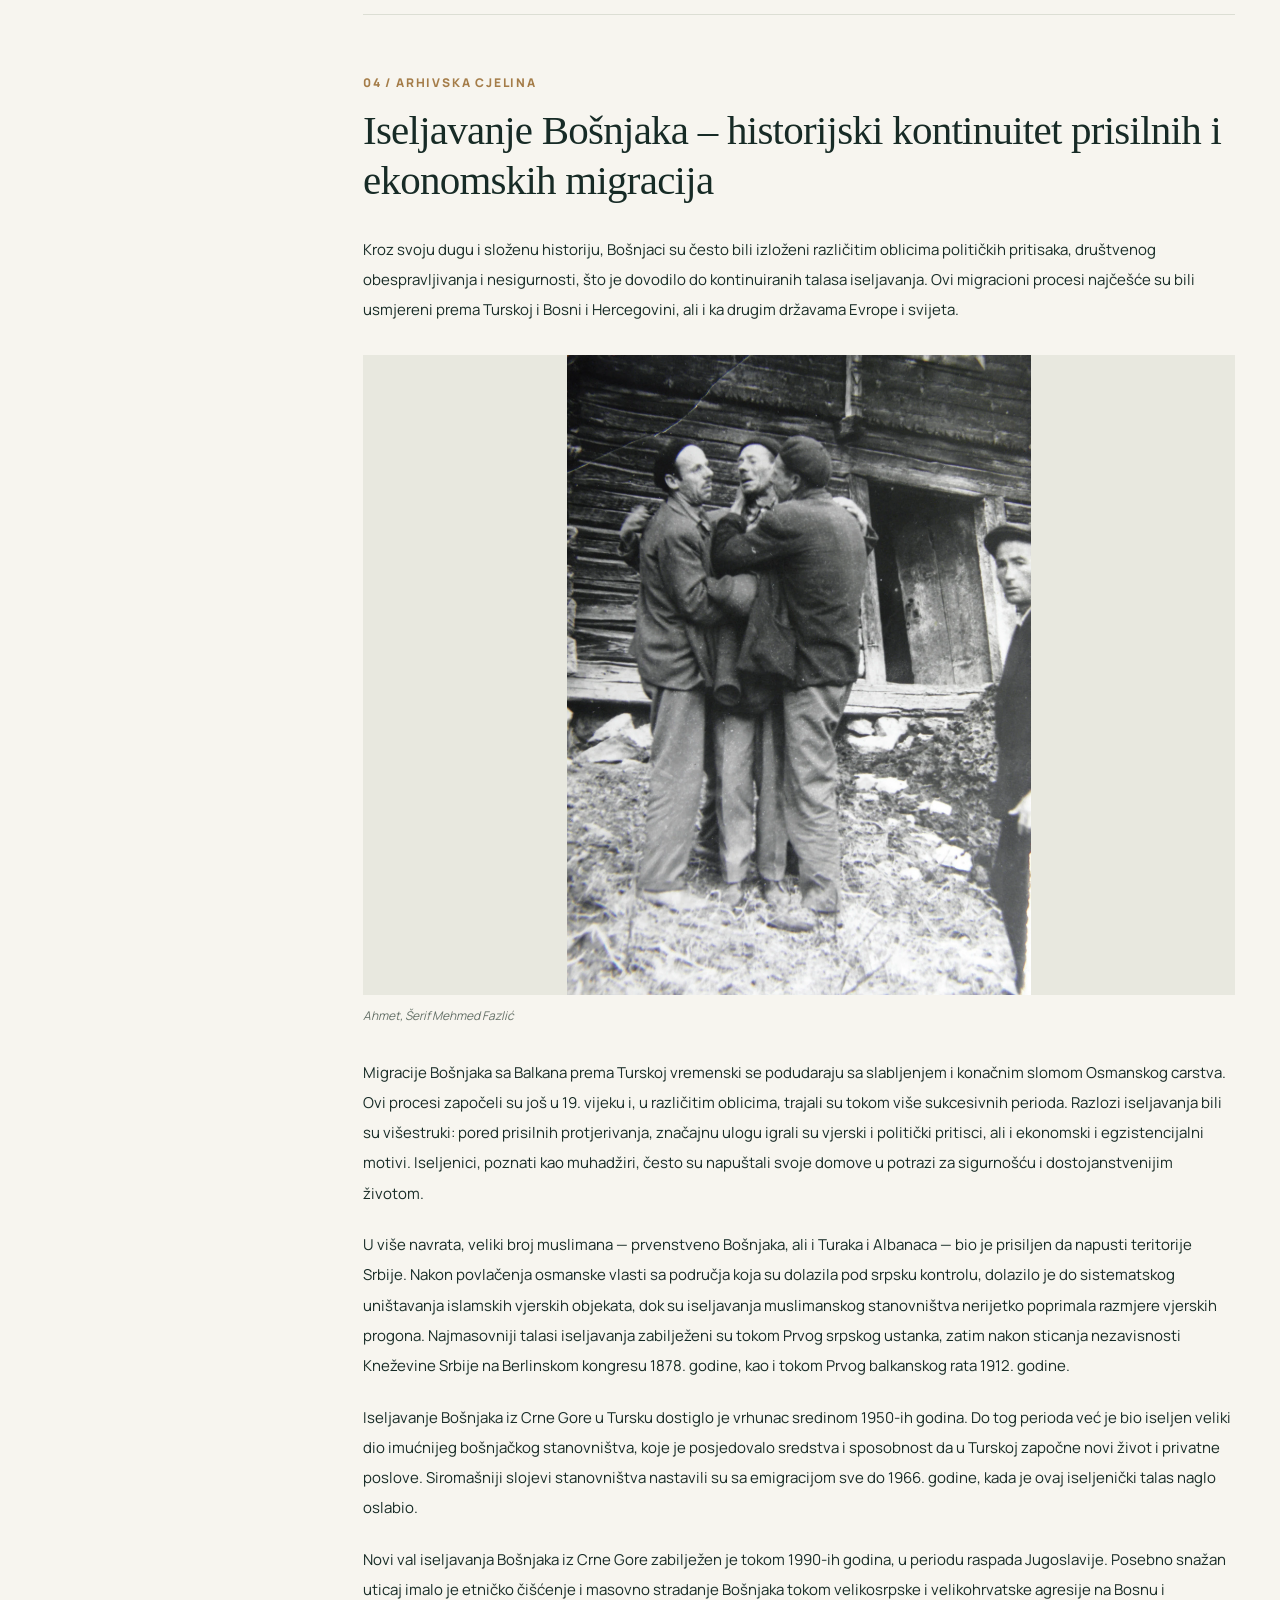
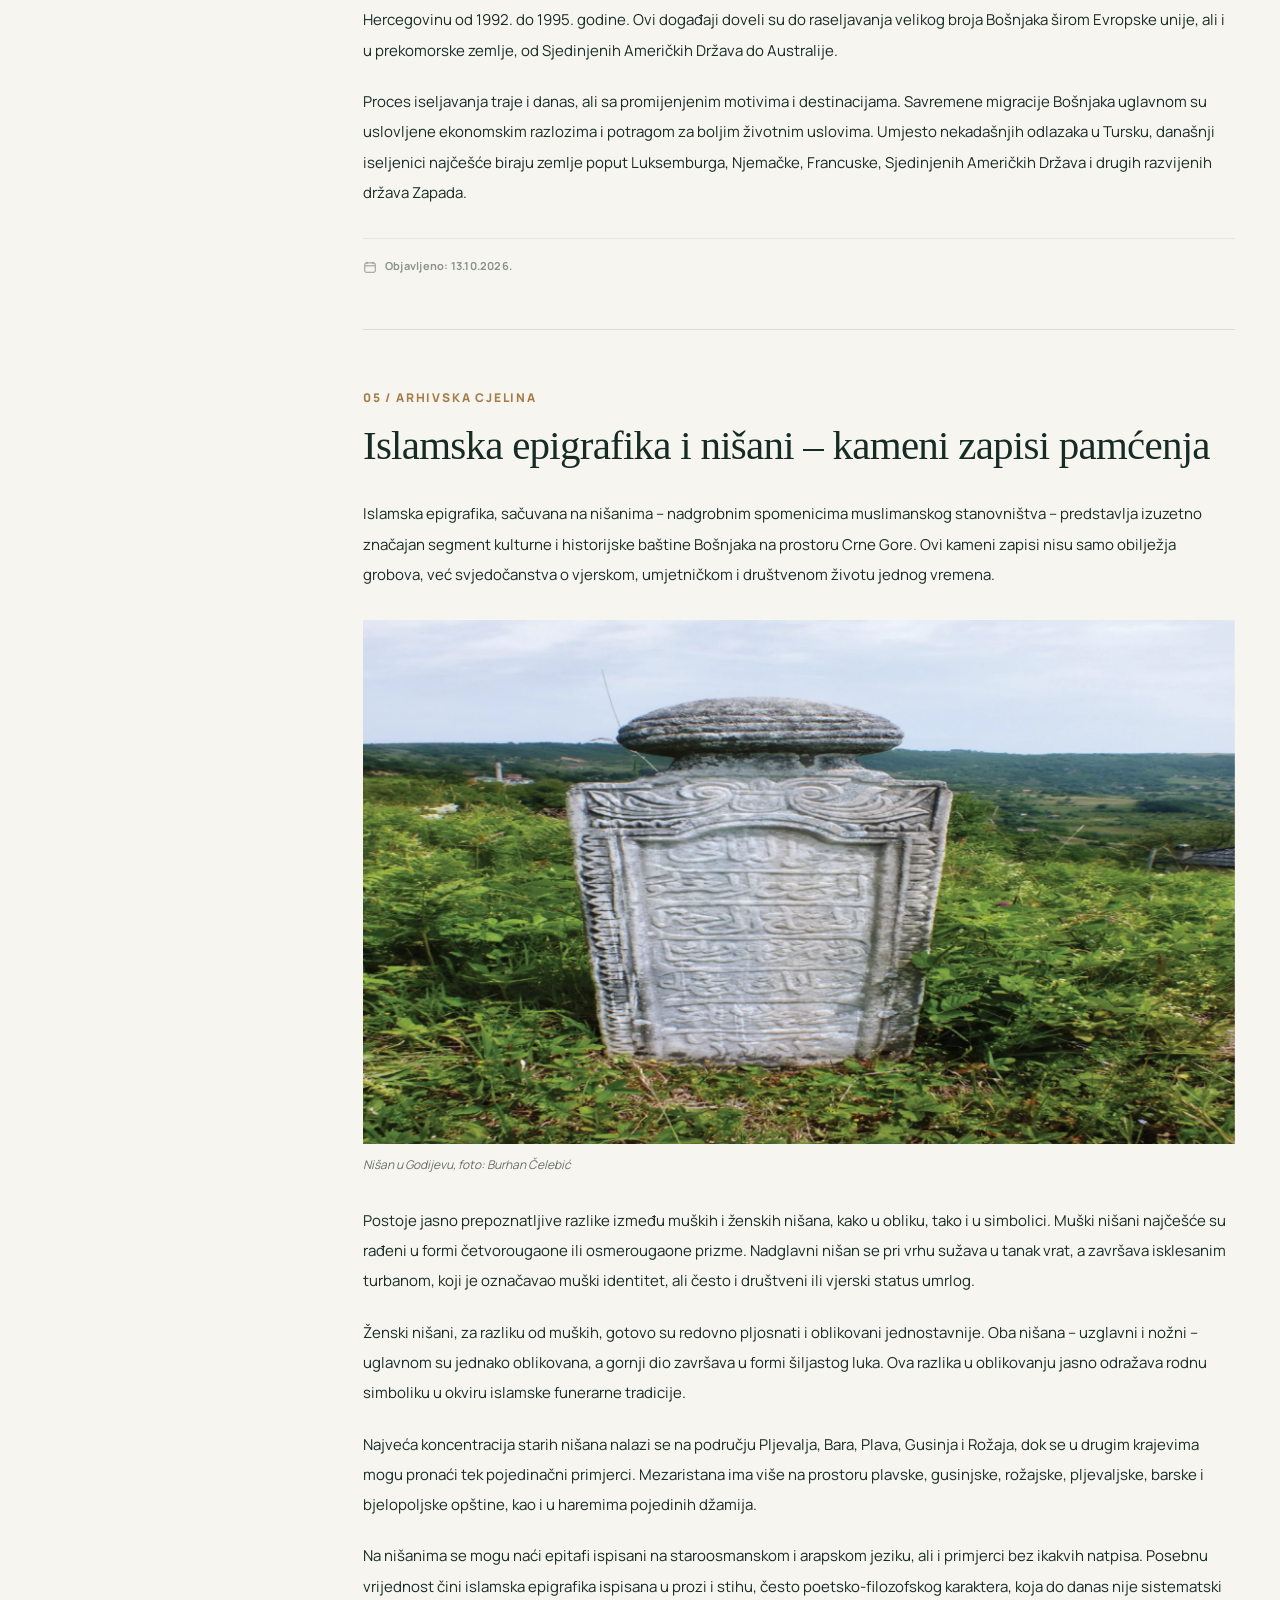
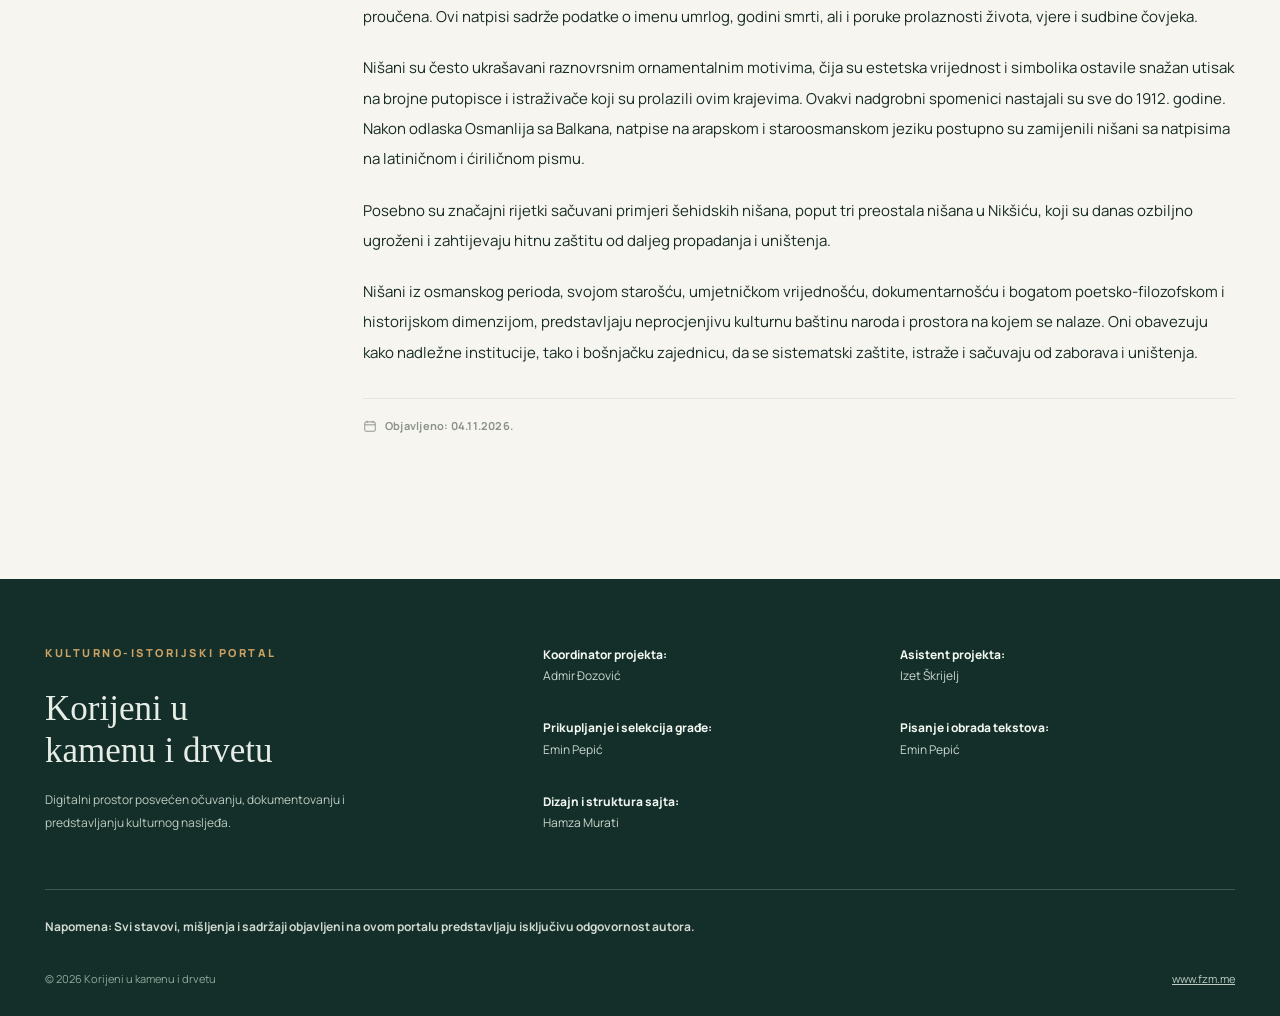
<file: licnosti-i-identitet.html>
<!doctype html><html lang="bs"><head><meta charset="UTF-8"><meta name="viewport" content="width=device-width, initial-scale=1"><meta name="description" content="Istražite ličnosti i identitet kroz originalne arhivske zapise i fotografije."><meta name="theme-color" content="#163b32"><meta property="og:type" content="website"><meta property="og:title" content="Ličnosti i identitet | Korijeni u kamenu i drvetu"><meta property="og:description" content="Istražite ličnosti i identitet kroz originalne arhivske zapise i fotografije."><title>Ličnosti i identitet | Korijeni u kamenu i drvetu</title><link rel="icon" href="favicon.svg" type="image/svg+xml"><link rel="stylesheet" href="styles.css"><script defer src="data/content.js"></script><script defer src="app.js"></script></head><body data-page="licnosti-i-identitet"><div id="app"></div><noscript><div class="noscript">Za prikaz ovog arhiva potrebno je omogućiti JavaScript. Svi izvorni tekstovi dostupni su i u datoteci data/content.json.</div></noscript><script>
/* Fiksni datumi sekcija, različiti za svaku tematsku cjelinu. */
document.addEventListener('DOMContentLoaded', function () {
  const dates = ["31.10.2026.", "05.11.2026.", "12.10.2026.", "22.10.2026.", "17.11.2026.", "14.10.2026.", "28.10.2026.", "20.10.2026.", "07.11.2026.", "12.11.2026.", "10.10.2026.", "19.11.2026.", "25.10.2026.", "16.10.2026.", "09.11.2026.", "02.11.2026.", "23.10.2026.", "15.11.2026.", "18.10.2026.", "30.10.2026.", "13.11.2026.", "13.10.2026.", "04.11.2026.", "27.10.2026.", "18.11.2026.", "21.10.2026.", "10.11.2026.", "15.10.2026."];
  const sections = (window.PORTAL_DATA && window.PORTAL_DATA.sections) || [];
  document.querySelectorAll('.article-section').forEach(function (element) {
    const index = sections.findIndex(function (section) { return section.id === element.id; });
    const label = element.querySelector('.publish-date span');
    if (label && index >= 0 && dates[index]) {
      label.textContent = 'Objavljeno: ' + dates[index];
    }
  });
});
</script></body></html>
</file>
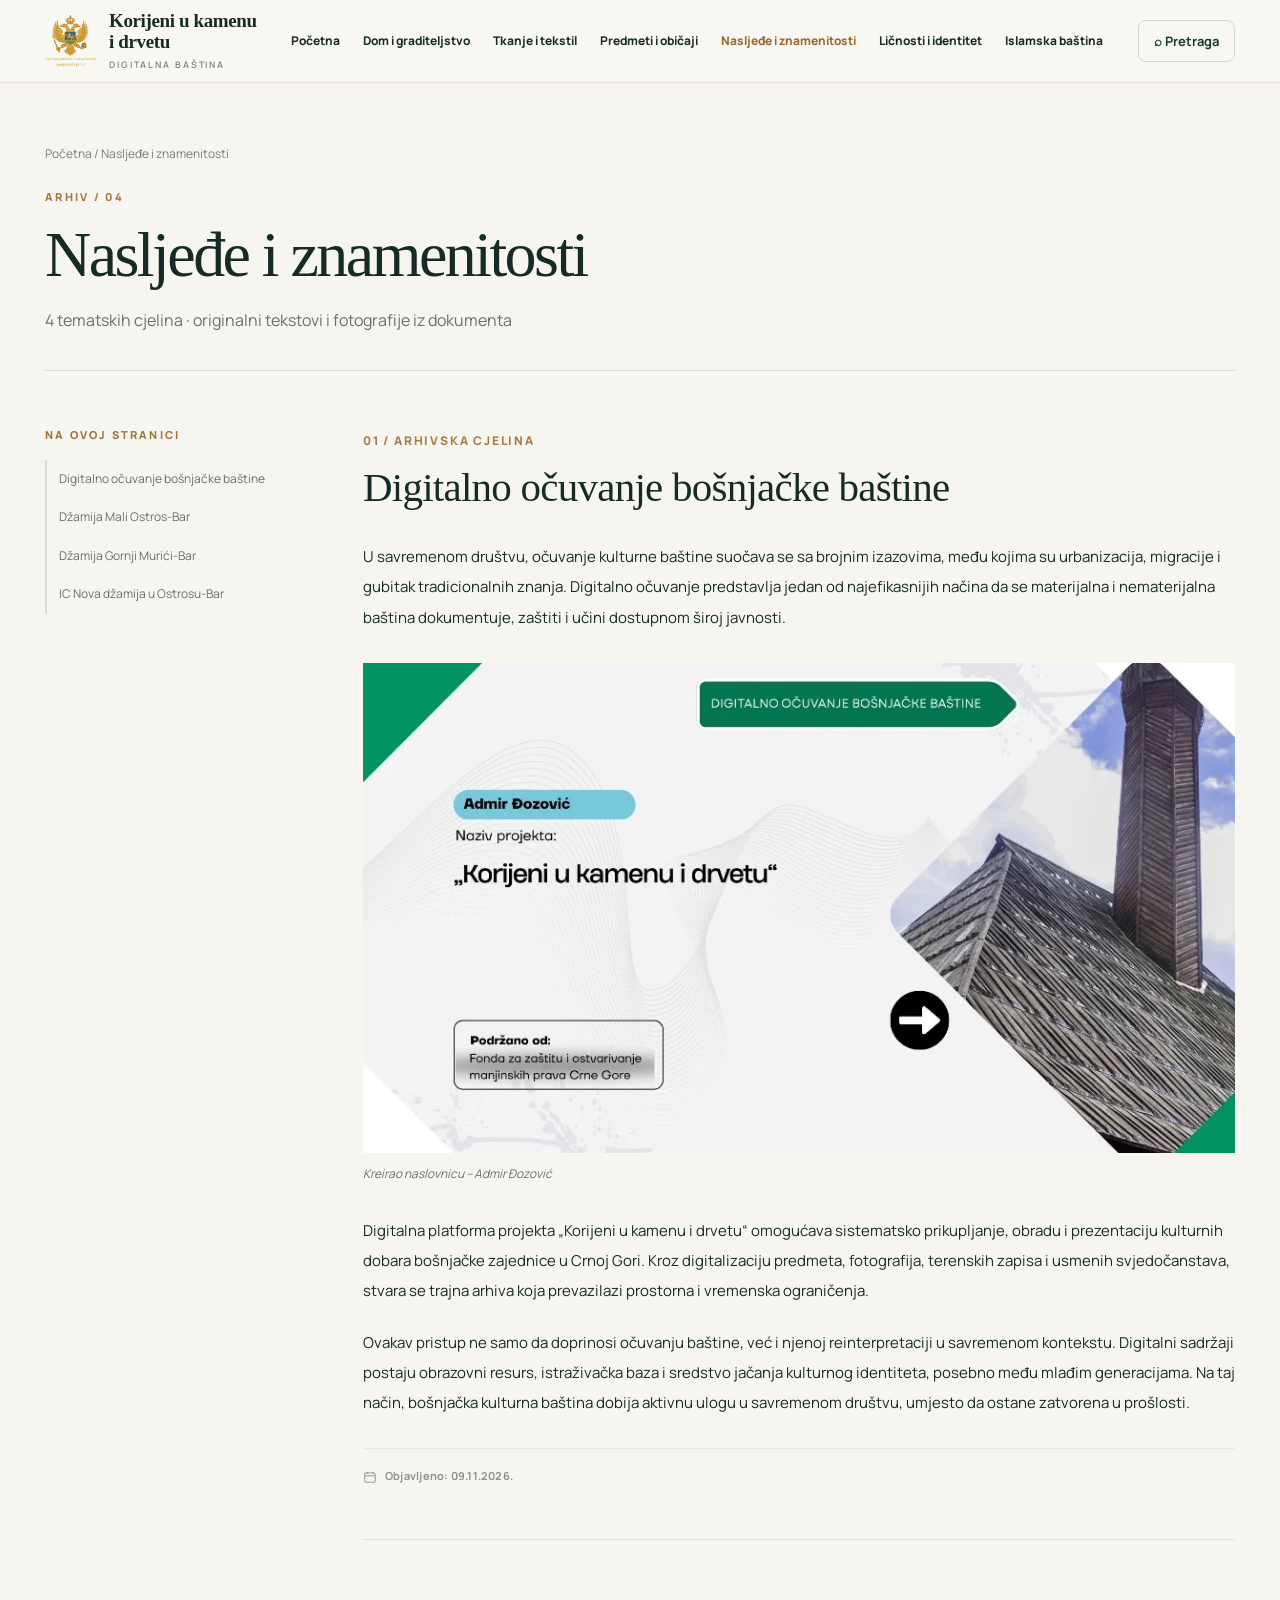
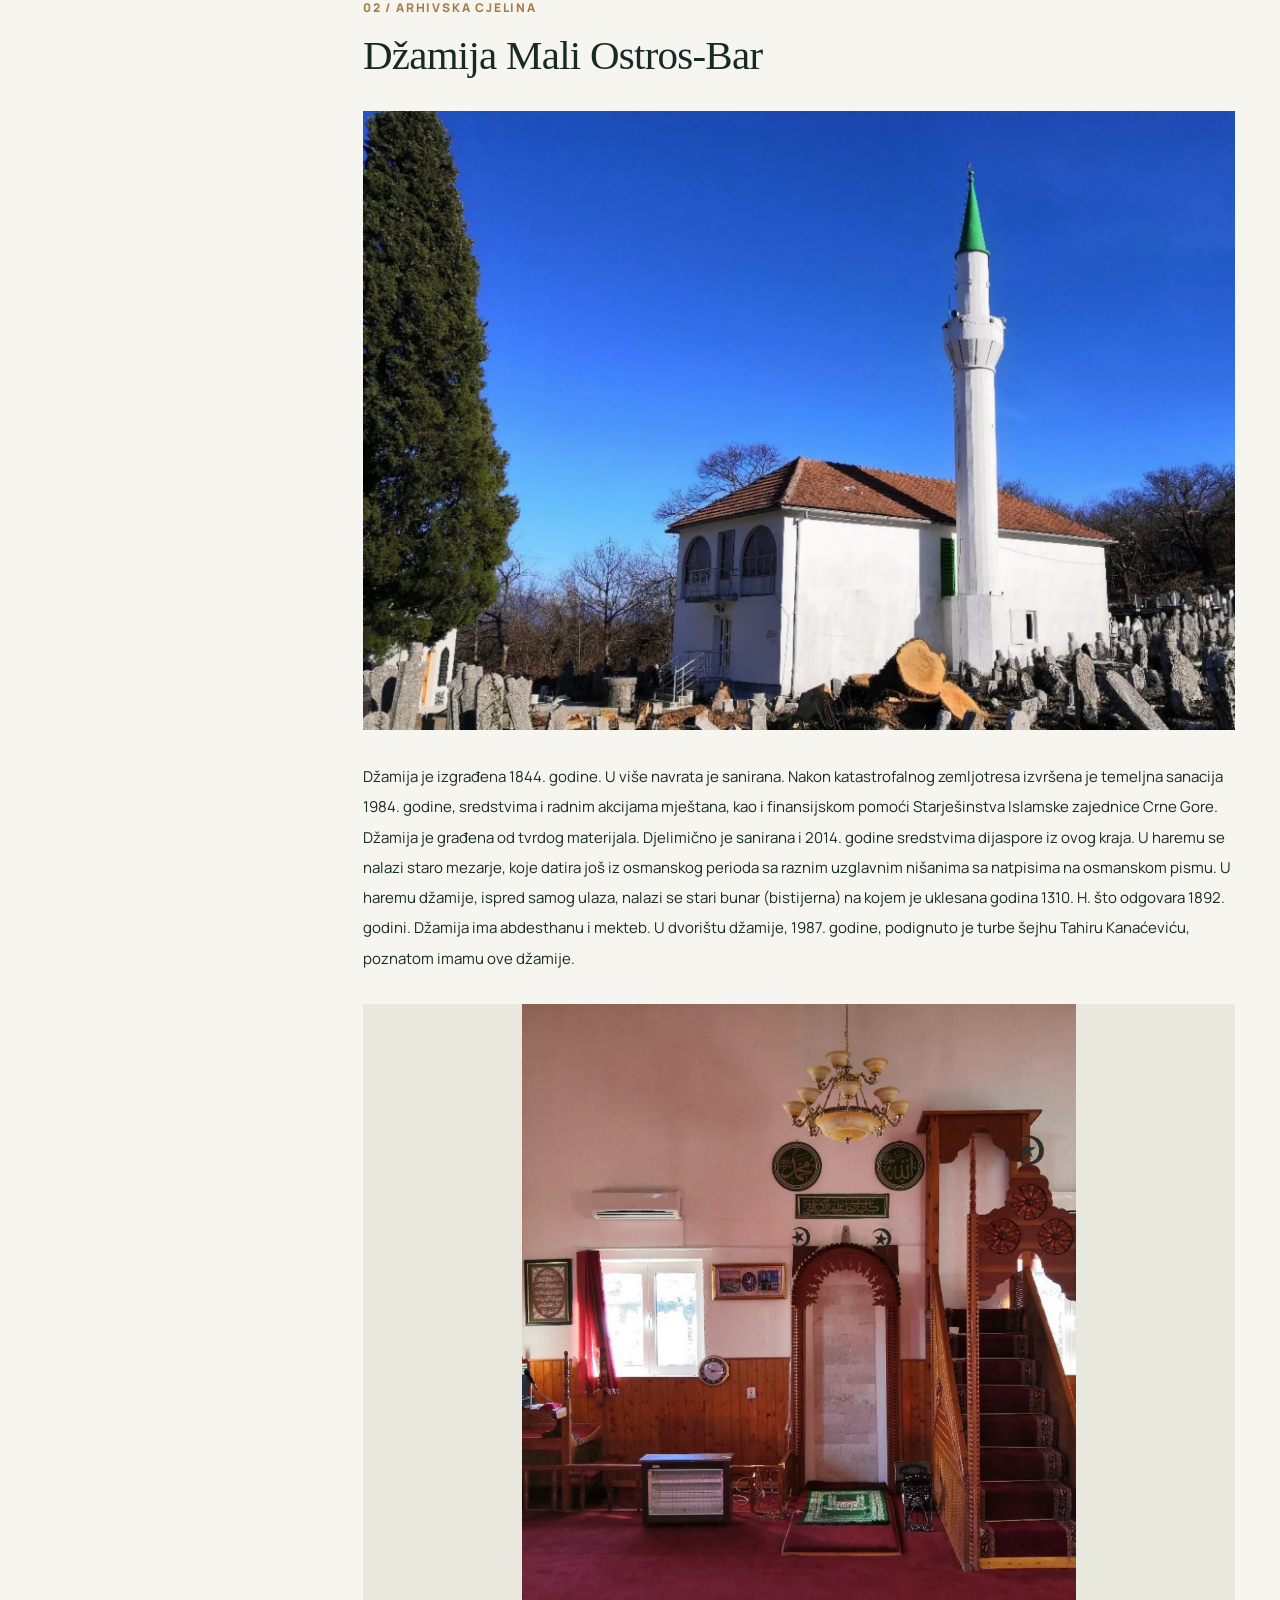
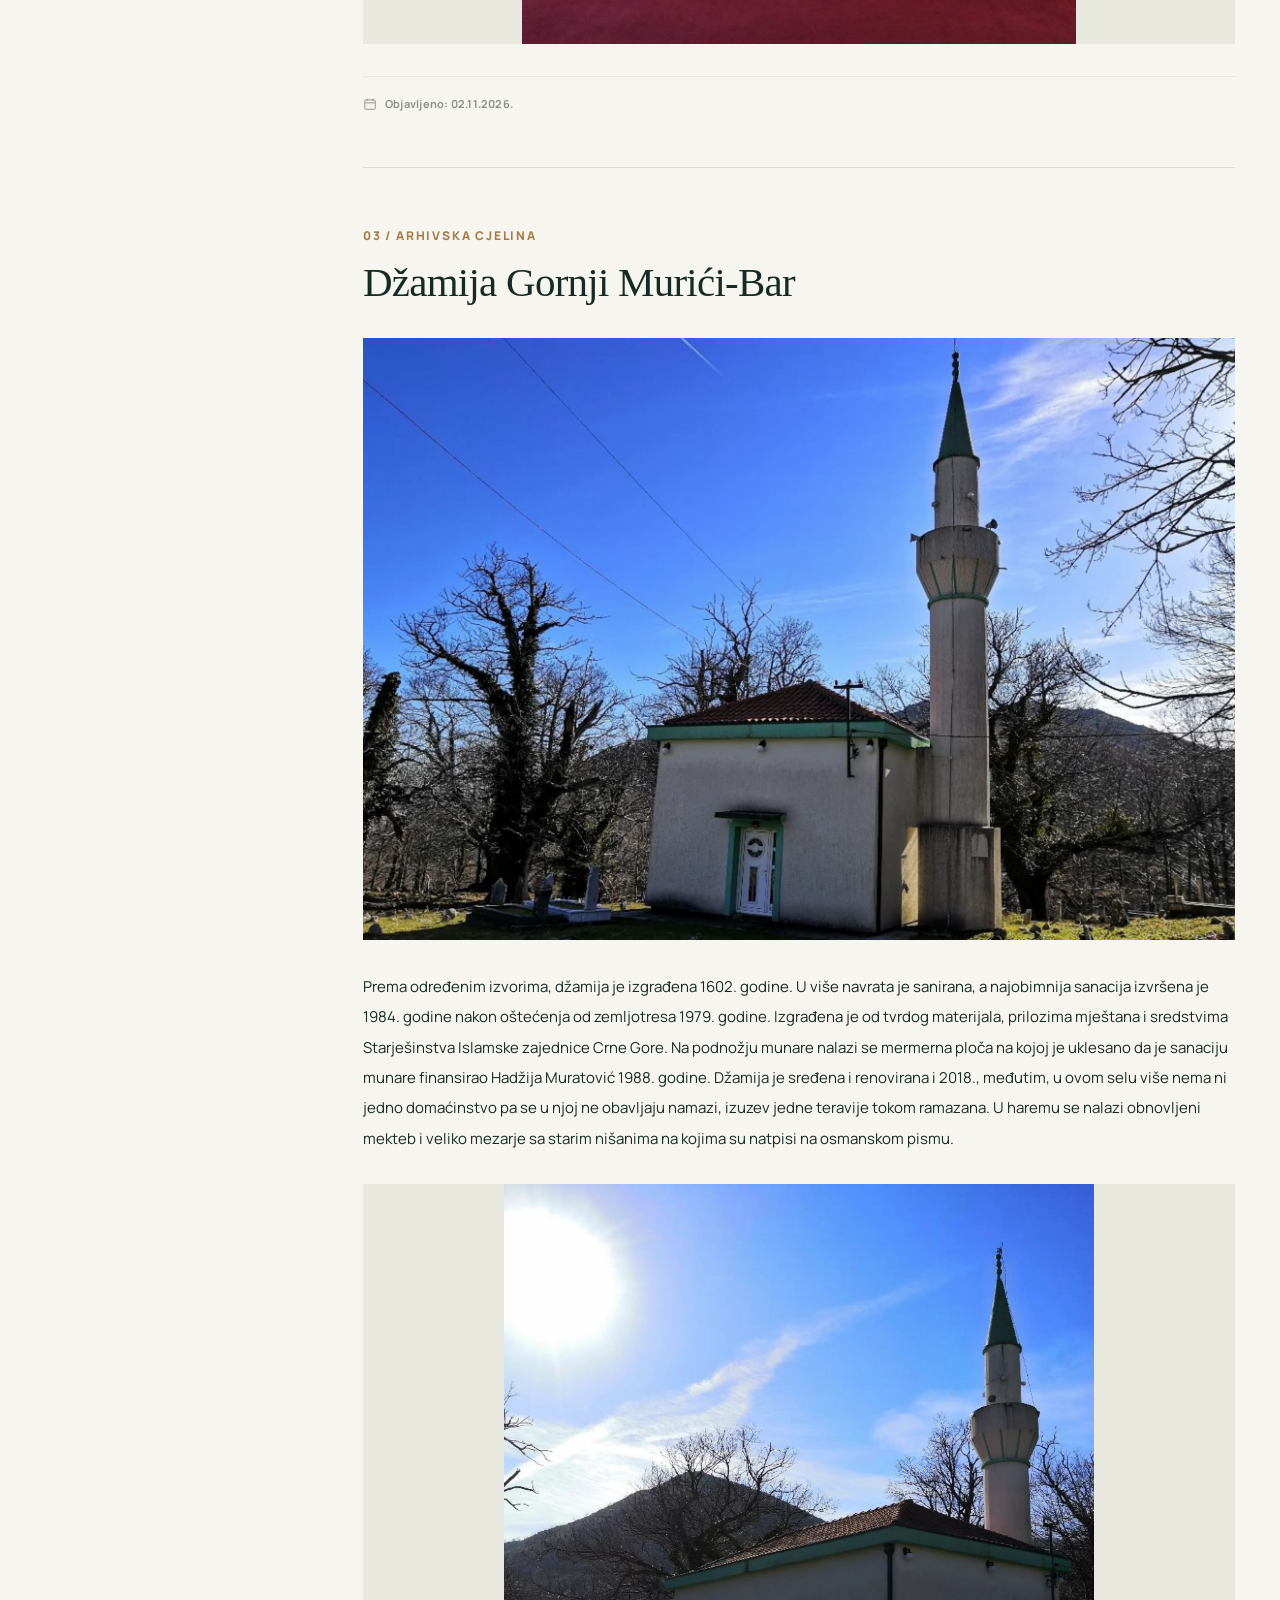
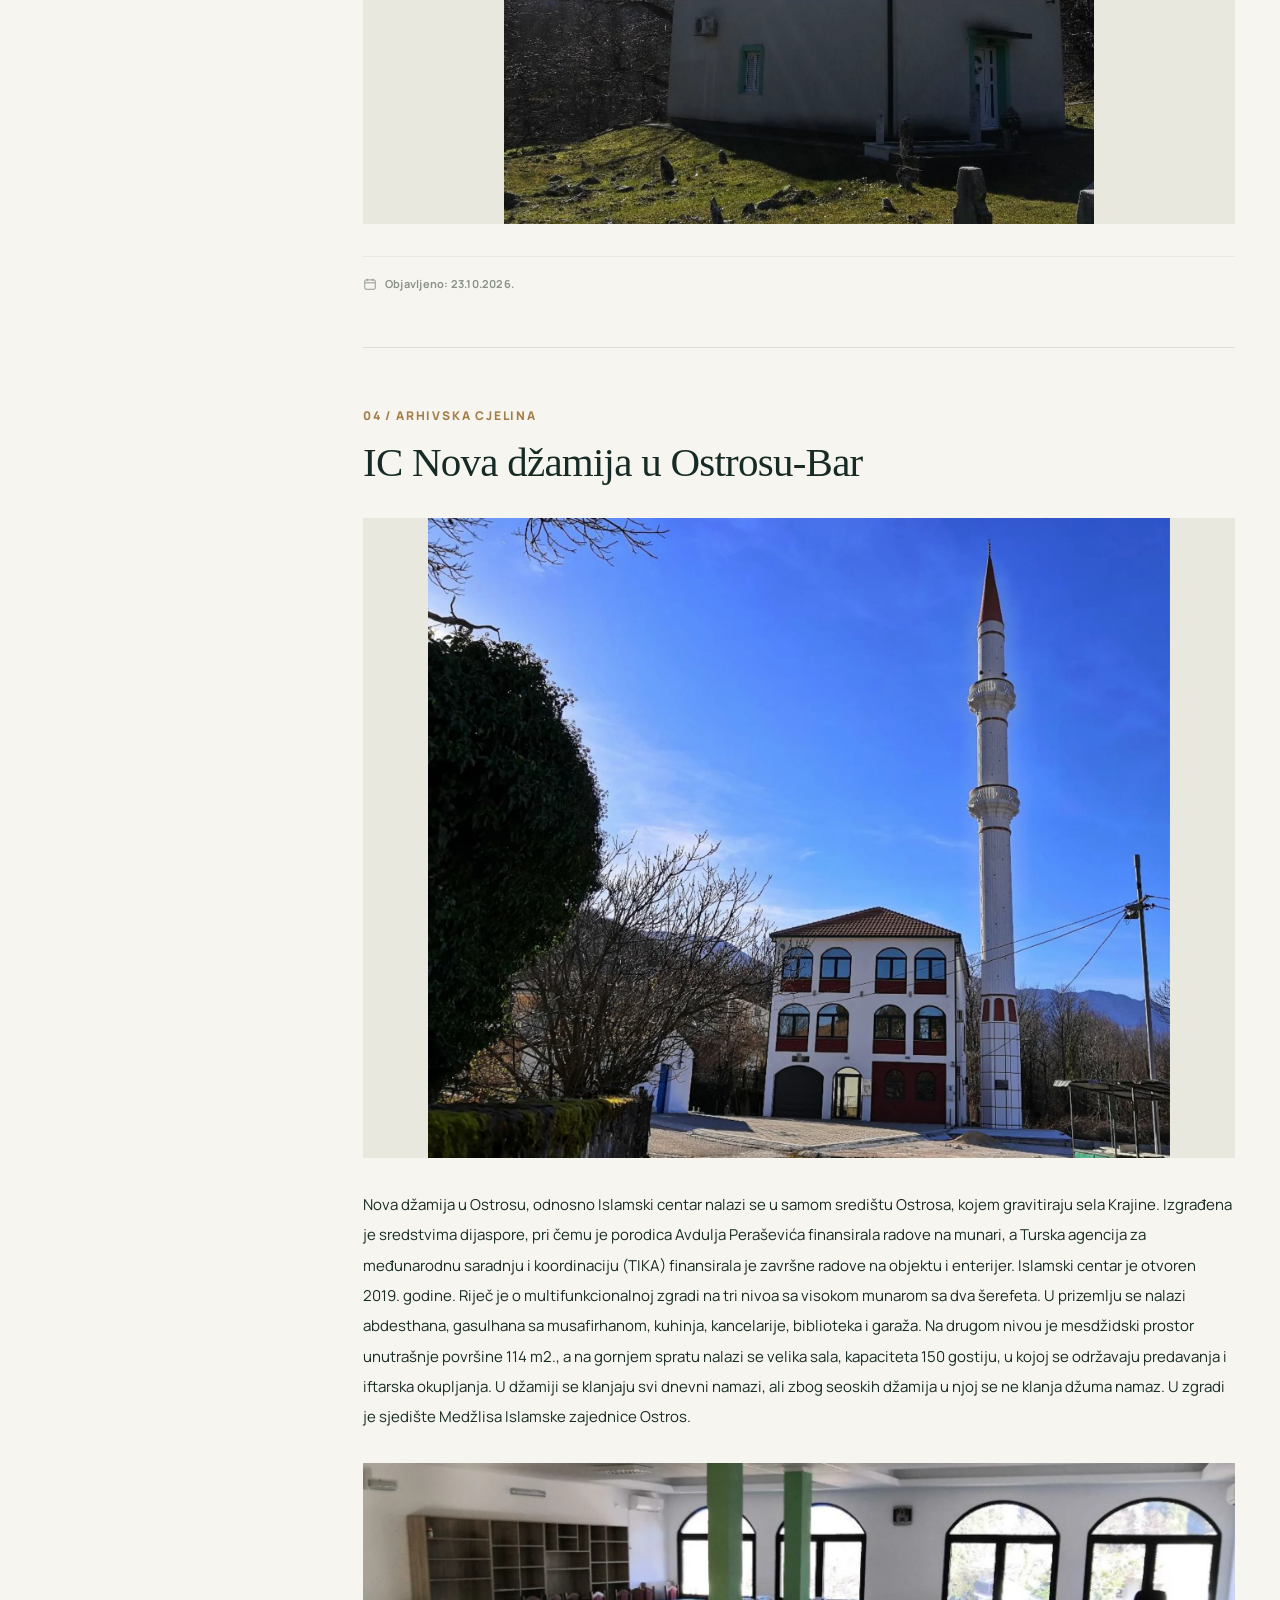
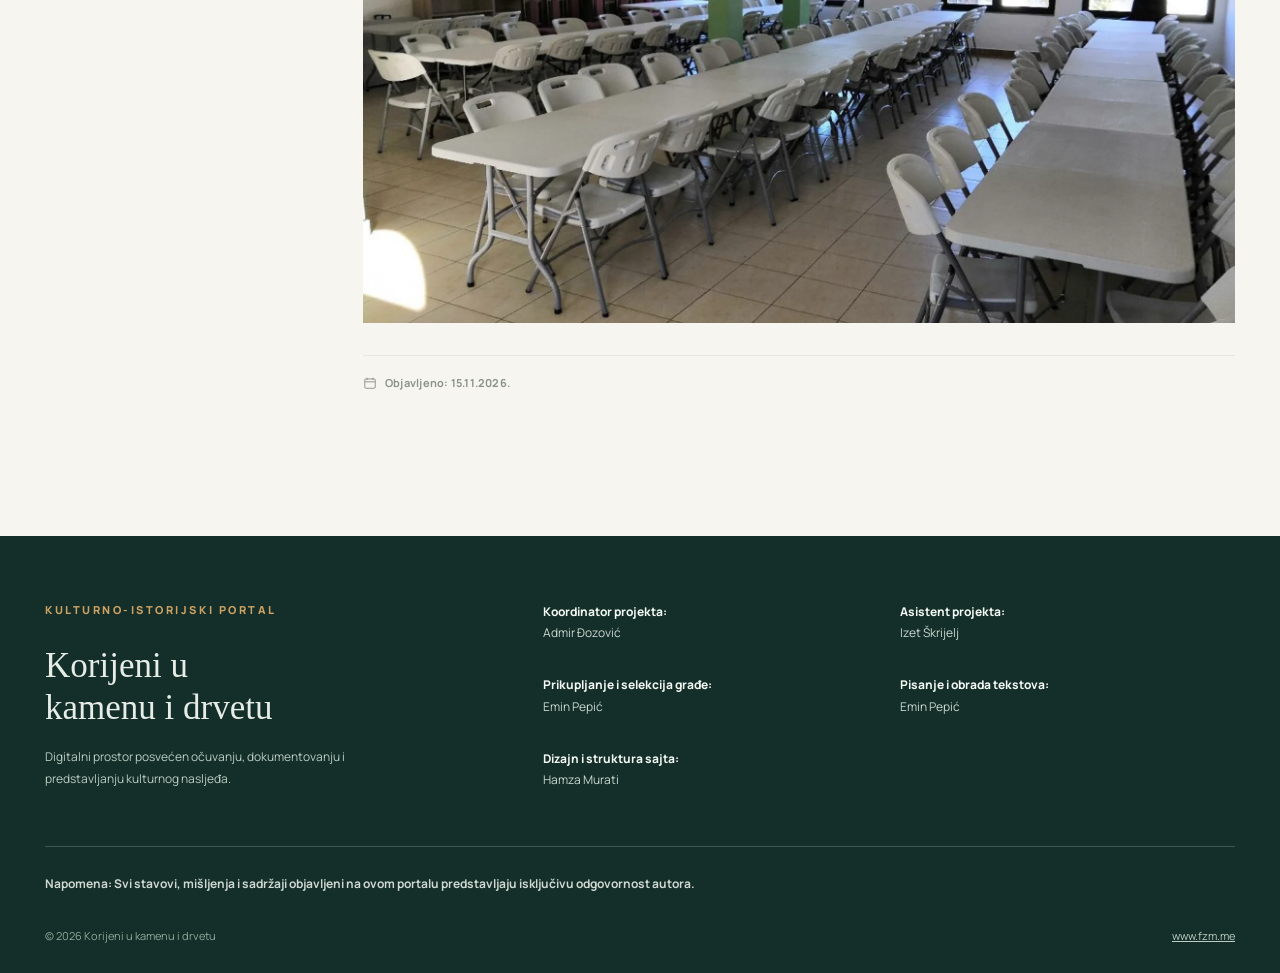
<file: nasljedje-i-znamenitosti.html>
<!doctype html><html lang="bs"><head><meta charset="UTF-8"><meta name="viewport" content="width=device-width, initial-scale=1"><meta name="description" content="Istražite nasljeđe i znamenitosti kroz originalne arhivske zapise i fotografije."><meta name="theme-color" content="#163b32"><meta property="og:type" content="website"><meta property="og:title" content="Nasljeđe i znamenitosti | Korijeni u kamenu i drvetu"><meta property="og:description" content="Istražite nasljeđe i znamenitosti kroz originalne arhivske zapise i fotografije."><title>Nasljeđe i znamenitosti | Korijeni u kamenu i drvetu</title><link rel="icon" href="favicon.svg" type="image/svg+xml"><link rel="stylesheet" href="styles.css"><script defer src="data/content.js"></script><script defer src="app.js"></script></head><body data-page="nasljedje-i-znamenitosti"><div id="app"></div><noscript><div class="noscript">Za prikaz ovog arhiva potrebno je omogućiti JavaScript. Svi izvorni tekstovi dostupni su i u datoteci data/content.json.</div></noscript><script>
/* Fiksni datumi sekcija, različiti za svaku tematsku cjelinu. */
document.addEventListener('DOMContentLoaded', function () {
  const dates = ["31.10.2026.", "05.11.2026.", "12.10.2026.", "22.10.2026.", "17.11.2026.", "14.10.2026.", "28.10.2026.", "20.10.2026.", "07.11.2026.", "12.11.2026.", "10.10.2026.", "19.11.2026.", "25.10.2026.", "16.10.2026.", "09.11.2026.", "02.11.2026.", "23.10.2026.", "15.11.2026.", "18.10.2026.", "30.10.2026.", "13.11.2026.", "13.10.2026.", "04.11.2026.", "27.10.2026.", "18.11.2026.", "21.10.2026.", "10.11.2026.", "15.10.2026."];
  const sections = (window.PORTAL_DATA && window.PORTAL_DATA.sections) || [];
  document.querySelectorAll('.article-section').forEach(function (element) {
    const index = sections.findIndex(function (section) { return section.id === element.id; });
    const label = element.querySelector('.publish-date span');
    if (label && index >= 0 && dates[index]) {
      label.textContent = 'Objavljeno: ' + dates[index];
    }
  });
});
</script></body></html>
</file>
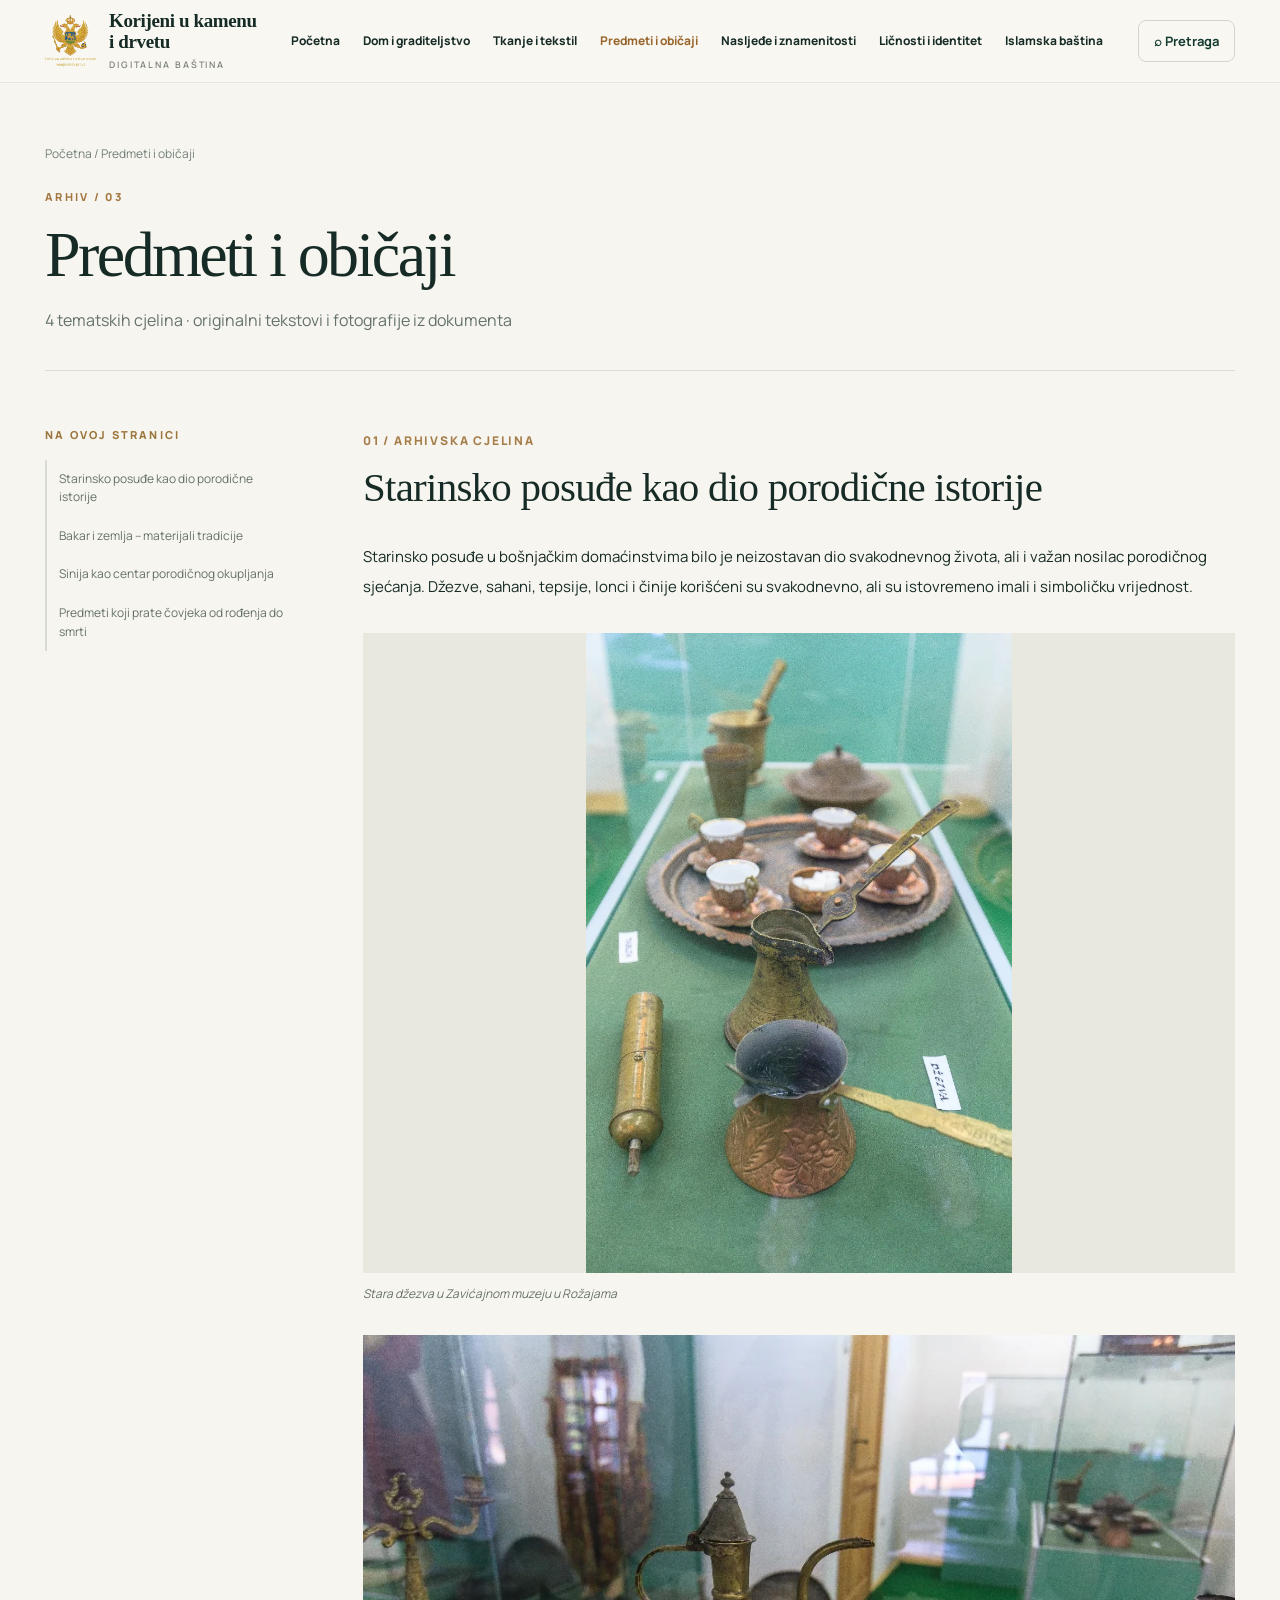
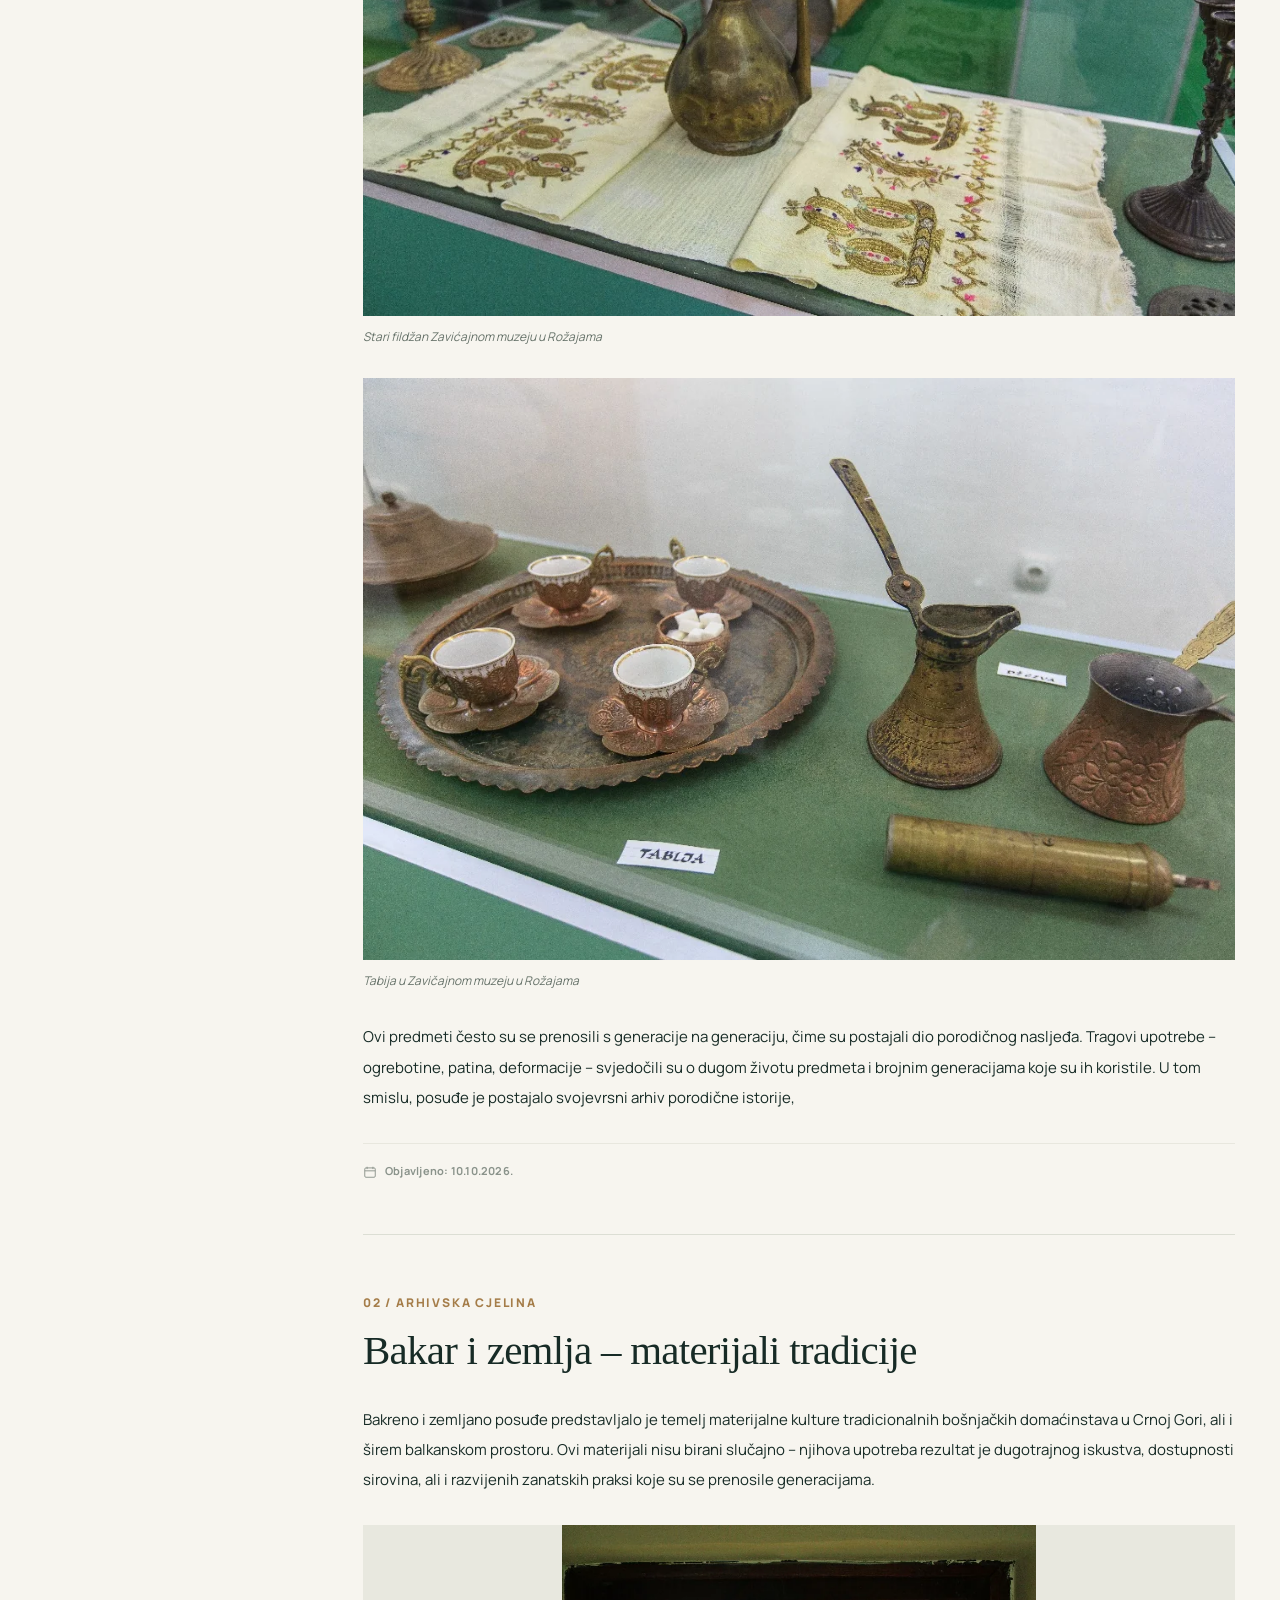
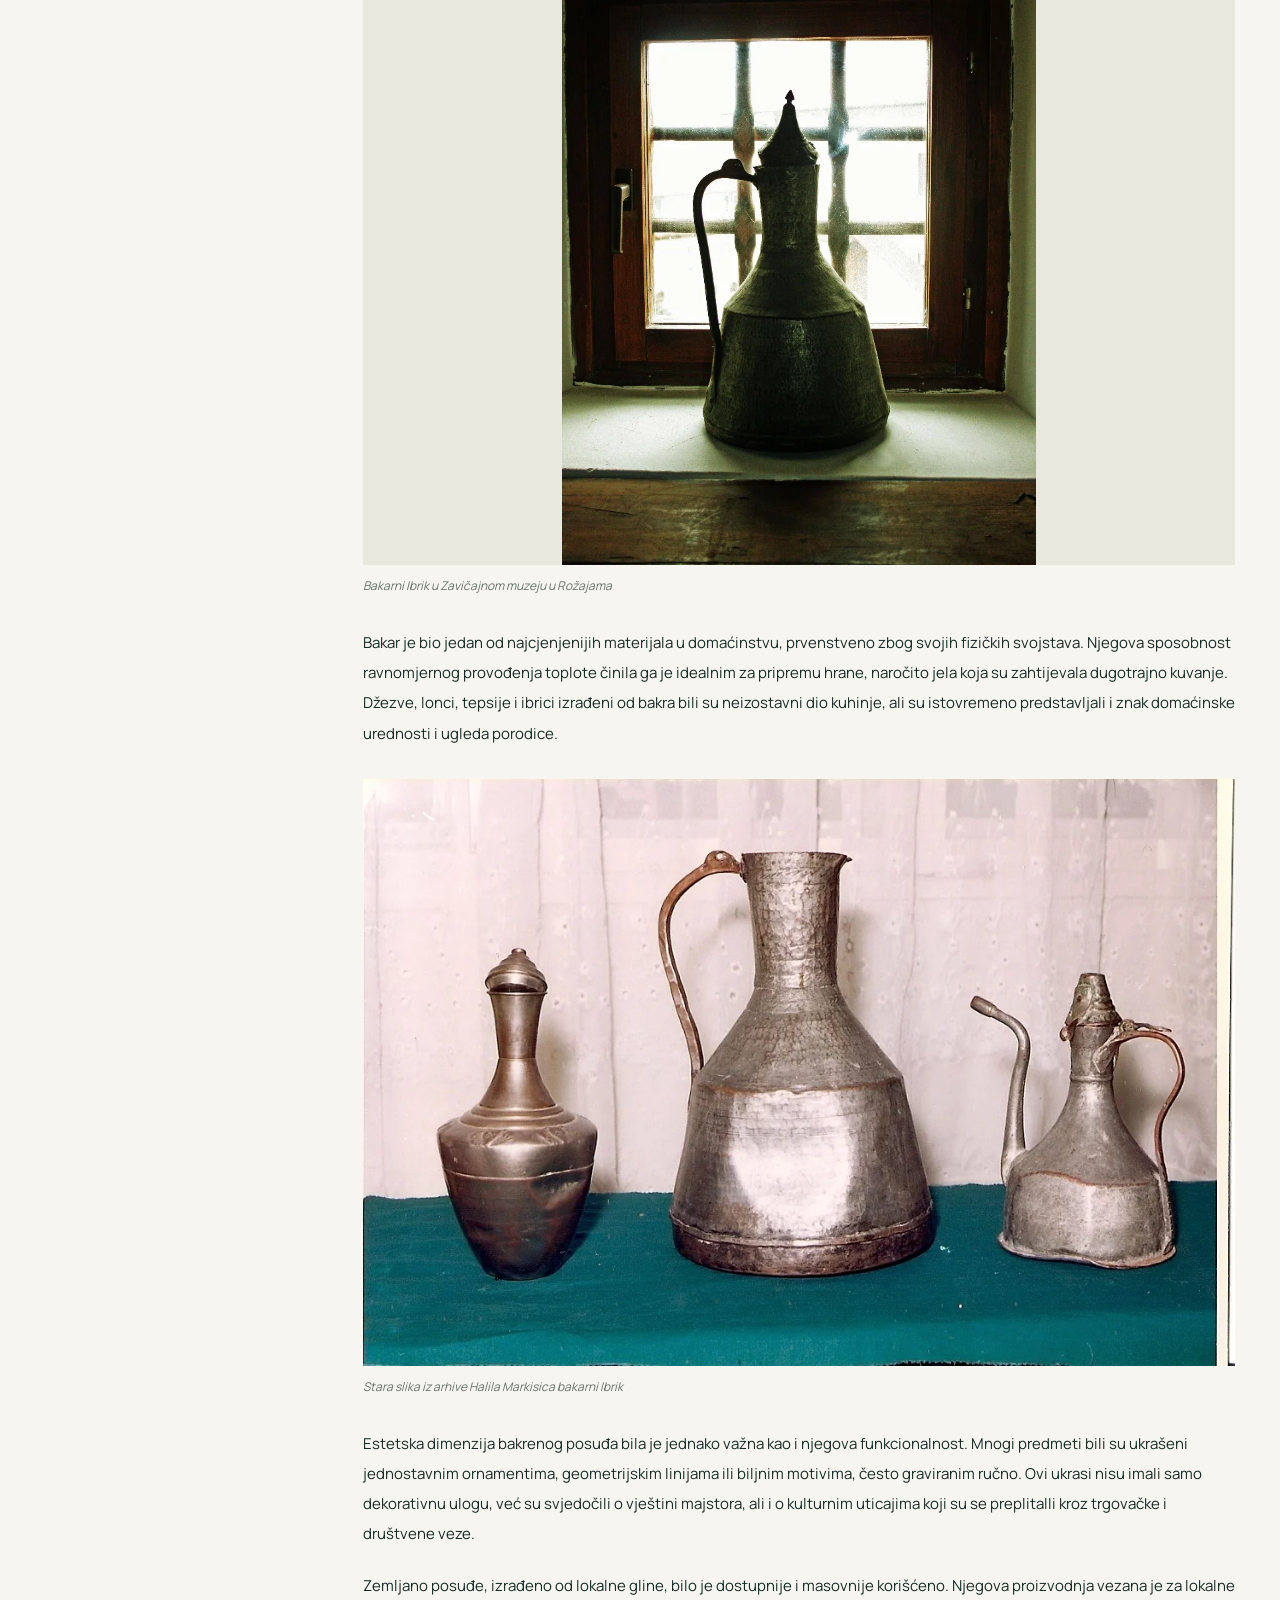
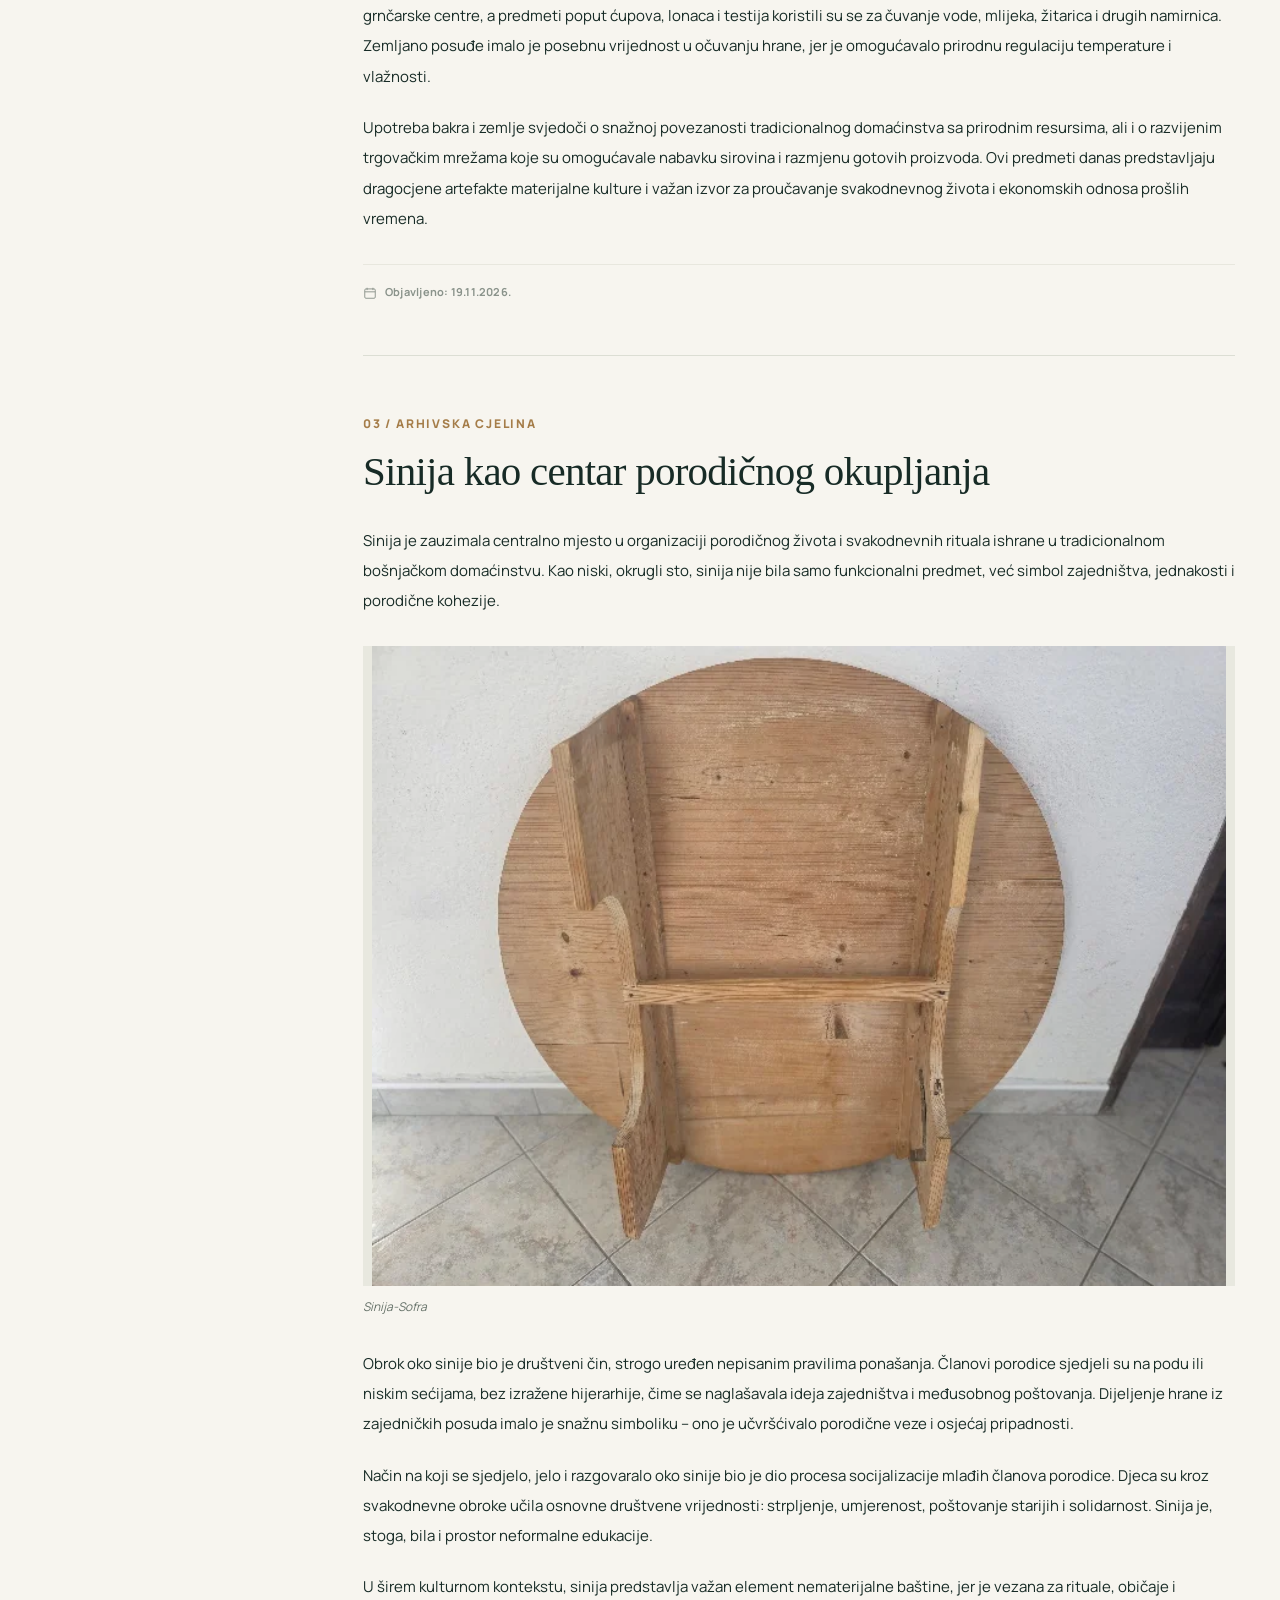
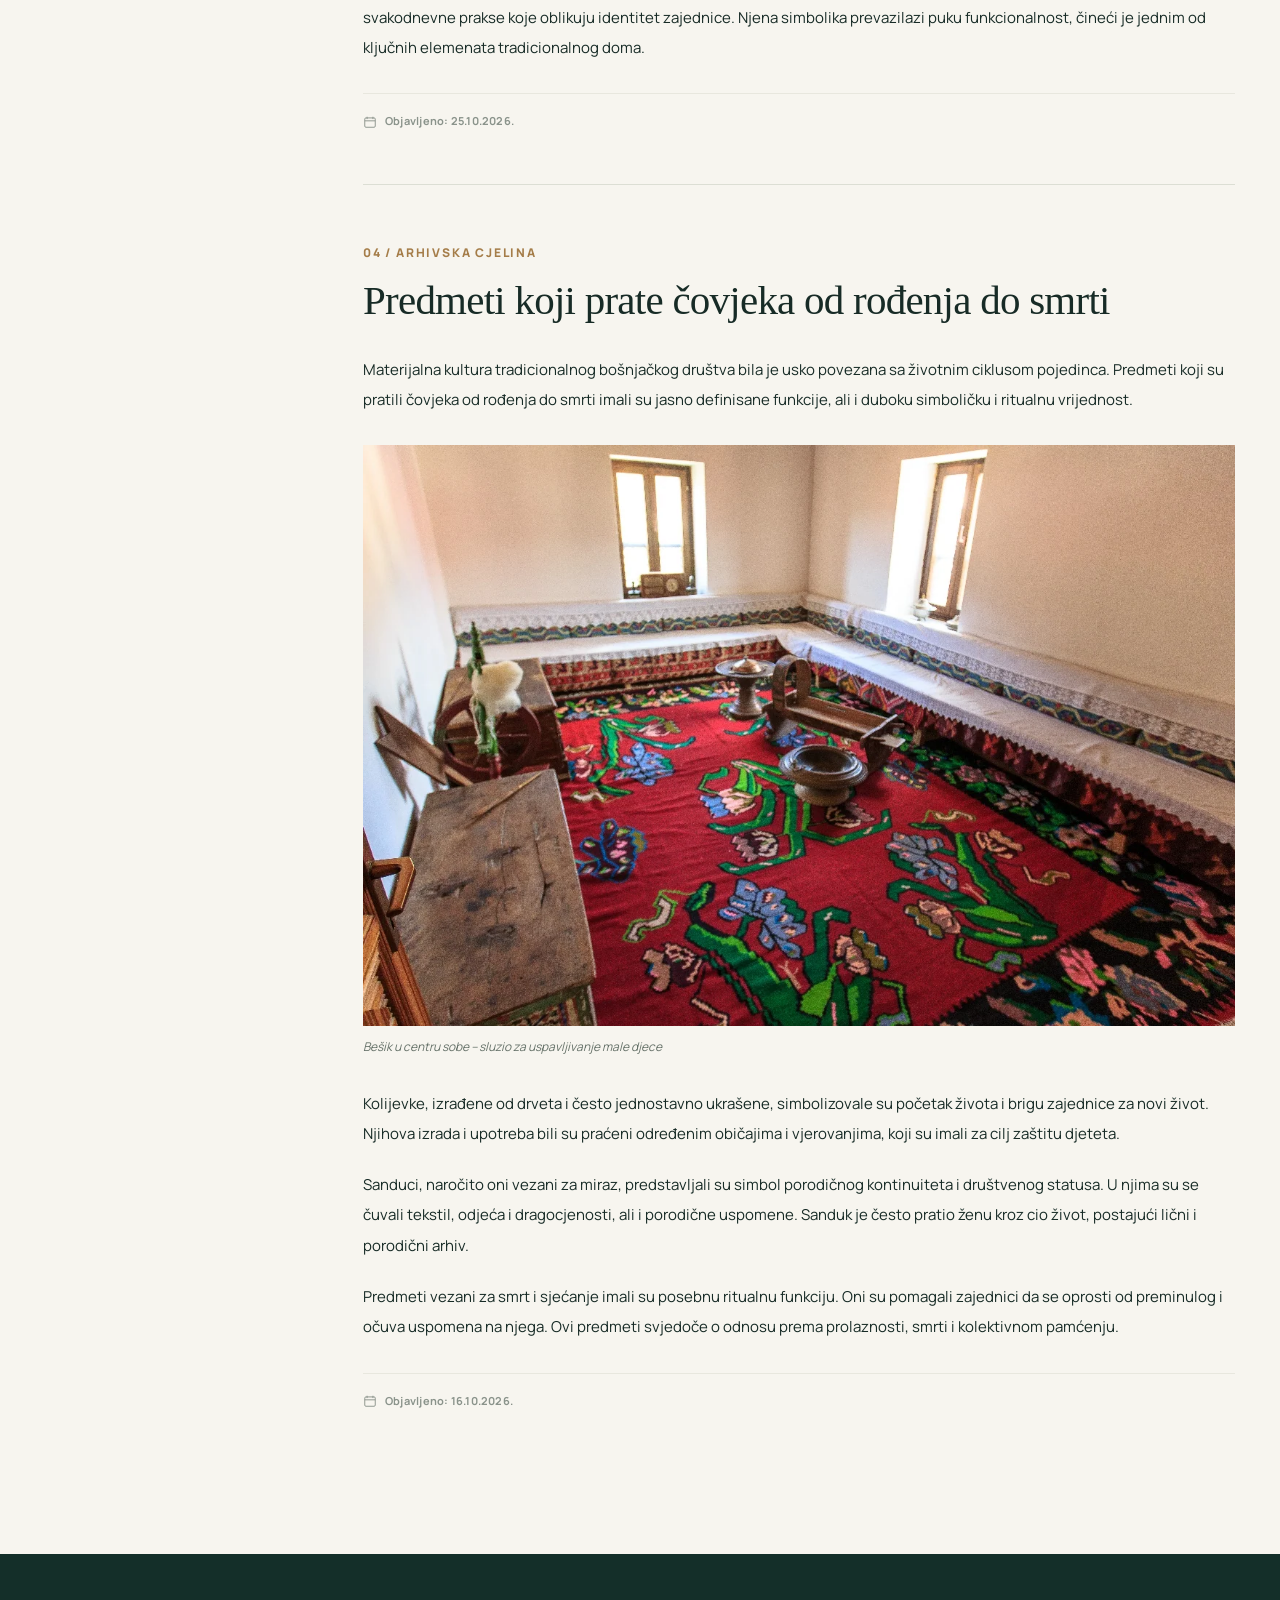
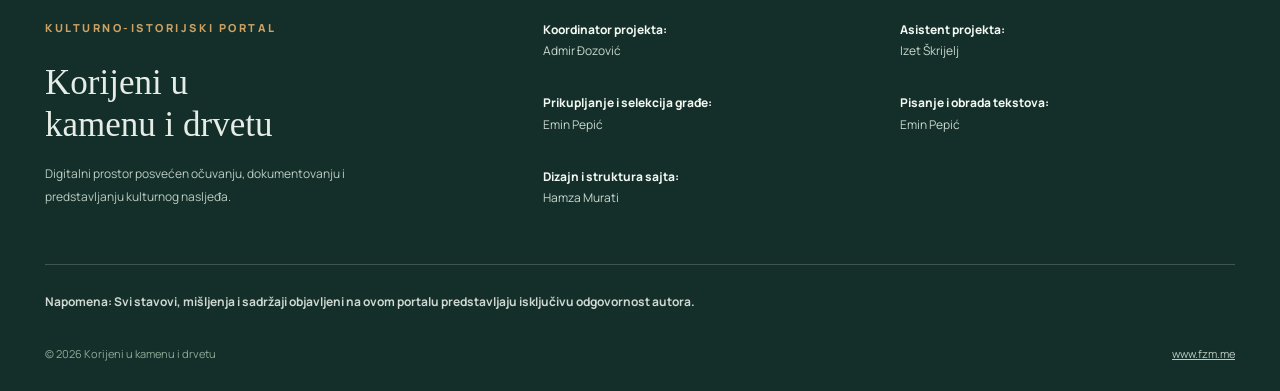
<file: predmeti-i-obicaji.html>
<!doctype html><html lang="bs"><head><meta charset="UTF-8"><meta name="viewport" content="width=device-width, initial-scale=1"><meta name="description" content="Istražite predmeti i običaji kroz originalne arhivske zapise i fotografije."><meta name="theme-color" content="#163b32"><meta property="og:type" content="website"><meta property="og:title" content="Predmeti i običaji | Korijeni u kamenu i drvetu"><meta property="og:description" content="Istražite predmeti i običaji kroz originalne arhivske zapise i fotografije."><title>Predmeti i običaji | Korijeni u kamenu i drvetu</title><link rel="icon" href="favicon.svg" type="image/svg+xml"><link rel="stylesheet" href="styles.css"><script defer src="data/content.js"></script><script defer src="app.js"></script></head><body data-page="predmeti-i-obicaji"><div id="app"></div><noscript><div class="noscript">Za prikaz ovog arhiva potrebno je omogućiti JavaScript. Svi izvorni tekstovi dostupni su i u datoteci data/content.json.</div></noscript><script>
/* Fiksni datumi sekcija, različiti za svaku tematsku cjelinu. */
document.addEventListener('DOMContentLoaded', function () {
  const dates = ["31.10.2026.", "05.11.2026.", "12.10.2026.", "22.10.2026.", "17.11.2026.", "14.10.2026.", "28.10.2026.", "20.10.2026.", "07.11.2026.", "12.11.2026.", "10.10.2026.", "19.11.2026.", "25.10.2026.", "16.10.2026.", "09.11.2026.", "02.11.2026.", "23.10.2026.", "15.11.2026.", "18.10.2026.", "30.10.2026.", "13.11.2026.", "13.10.2026.", "04.11.2026.", "27.10.2026.", "18.11.2026.", "21.10.2026.", "10.11.2026.", "15.10.2026."];
  const sections = (window.PORTAL_DATA && window.PORTAL_DATA.sections) || [];
  document.querySelectorAll('.article-section').forEach(function (element) {
    const index = sections.findIndex(function (section) { return section.id === element.id; });
    const label = element.querySelector('.publish-date span');
    if (label && index >= 0 && dates[index]) {
      label.textContent = 'Objavljeno: ' + dates[index];
    }
  });
});
</script></body></html>
</file>
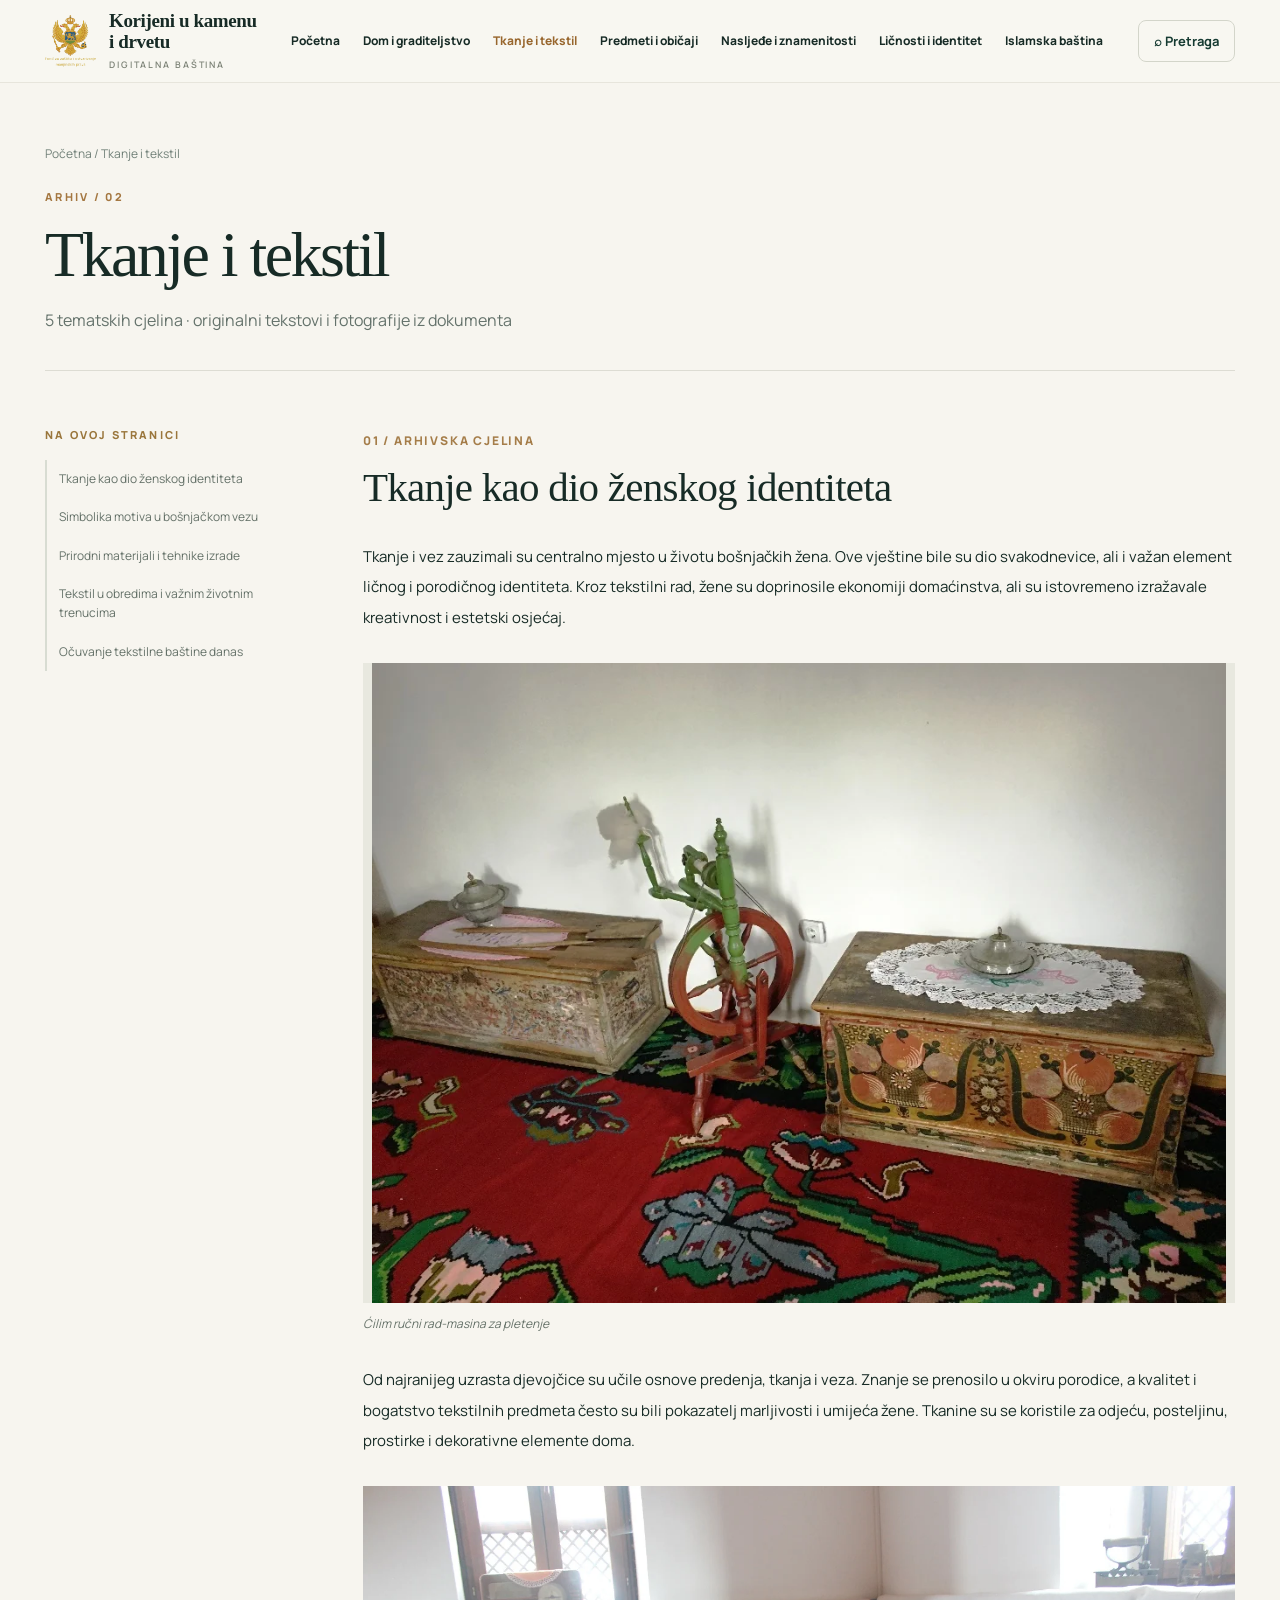
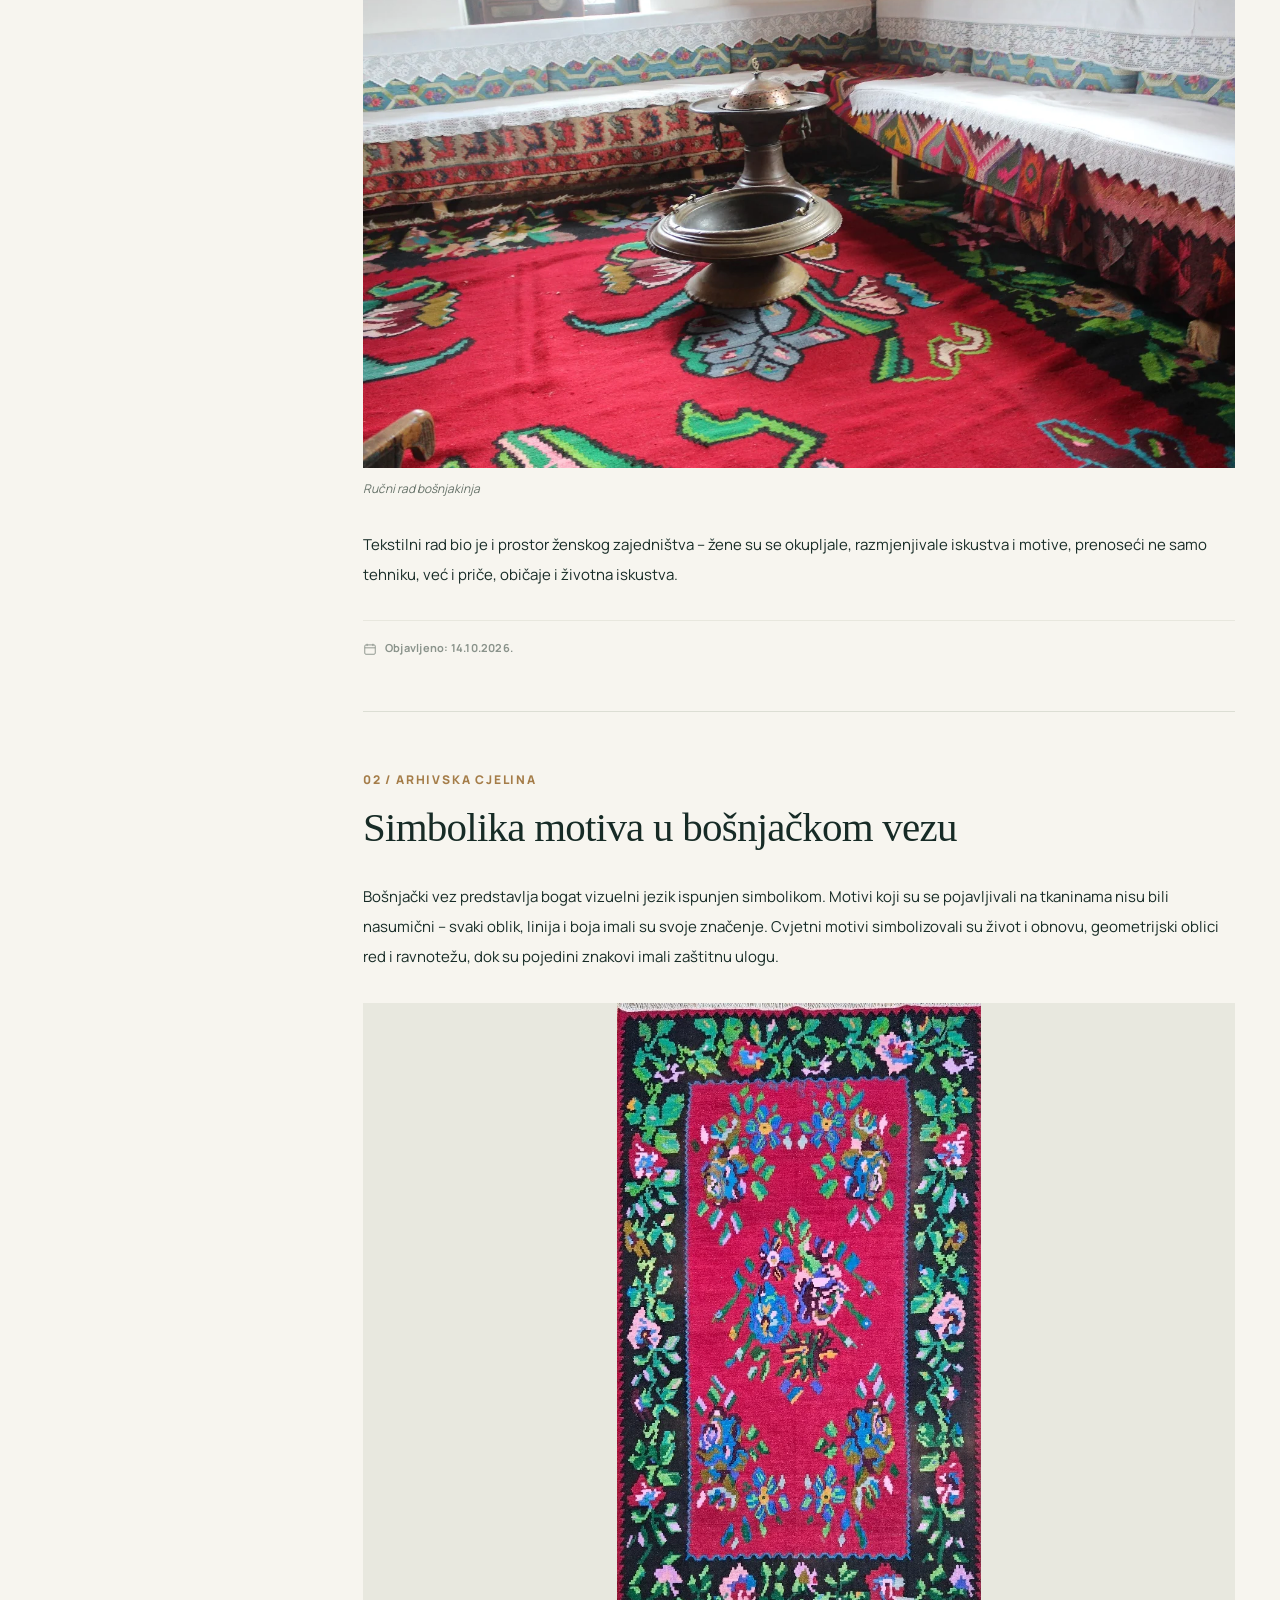
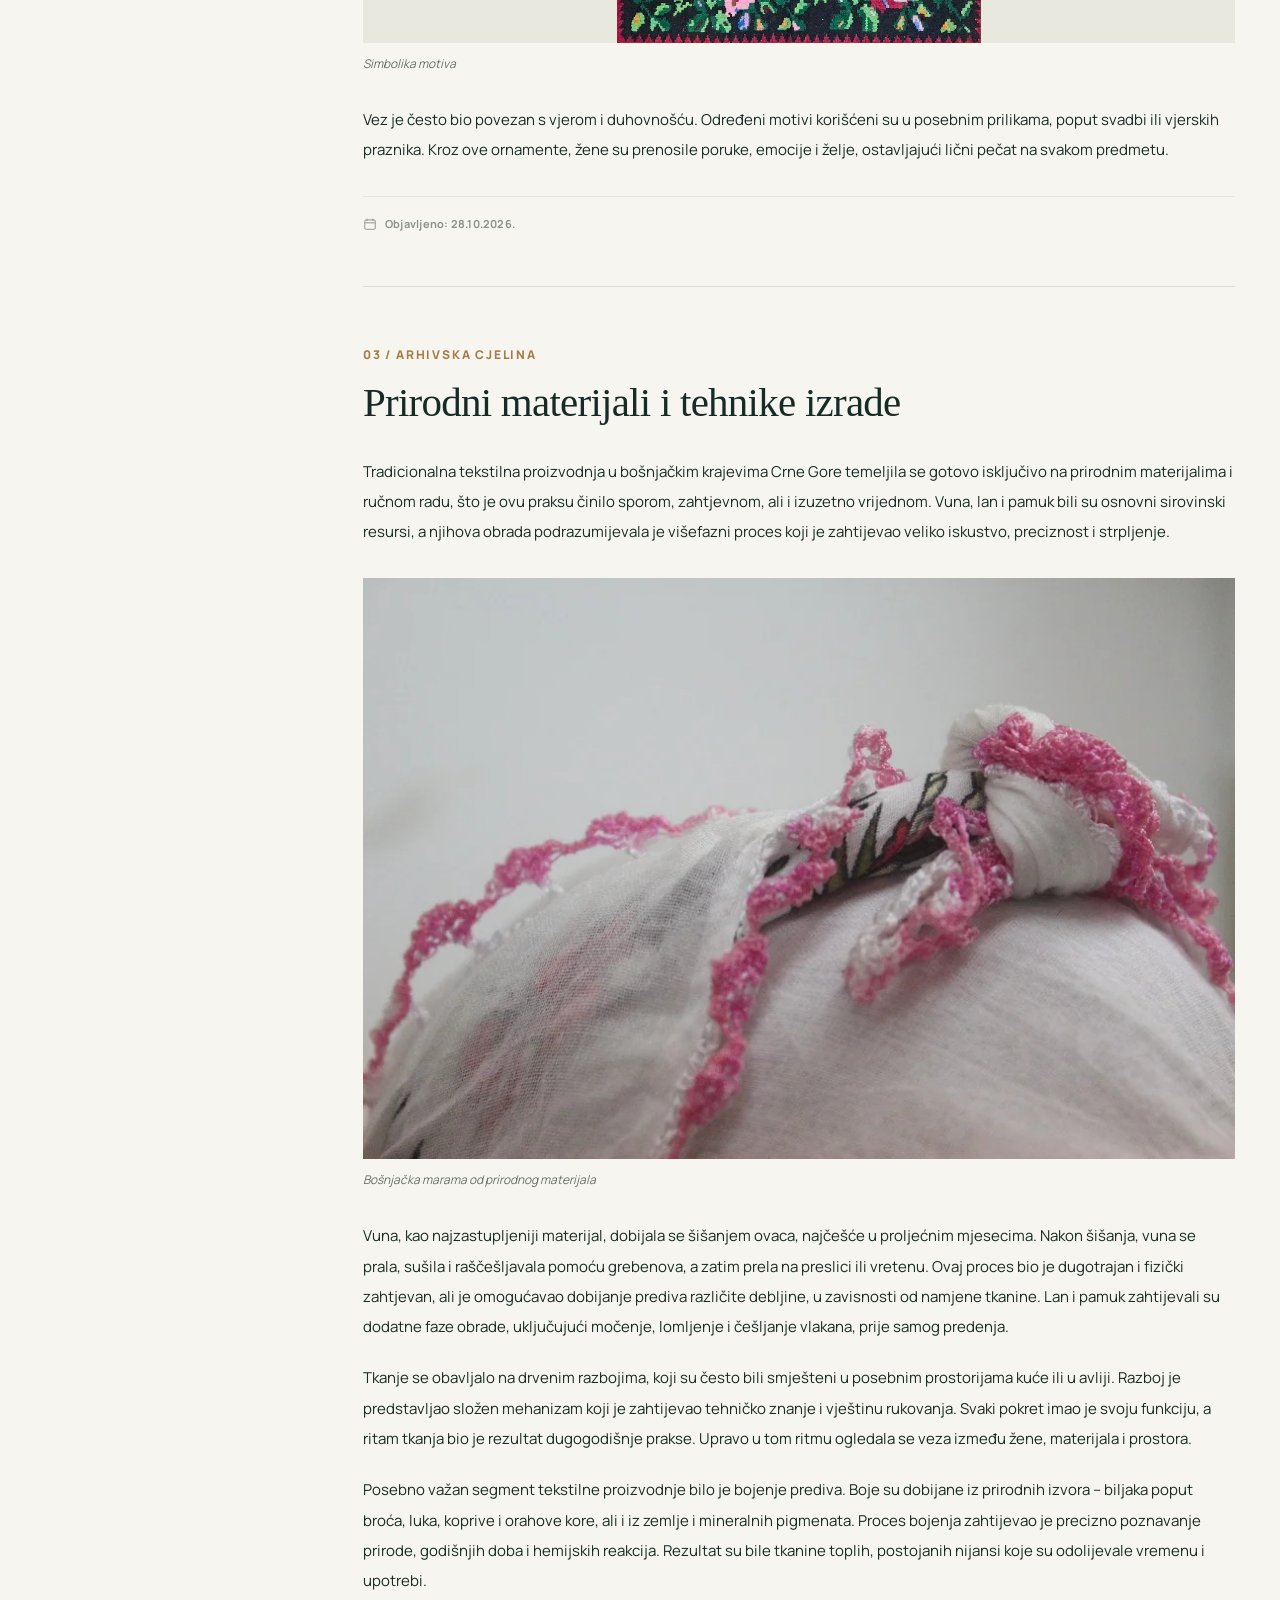
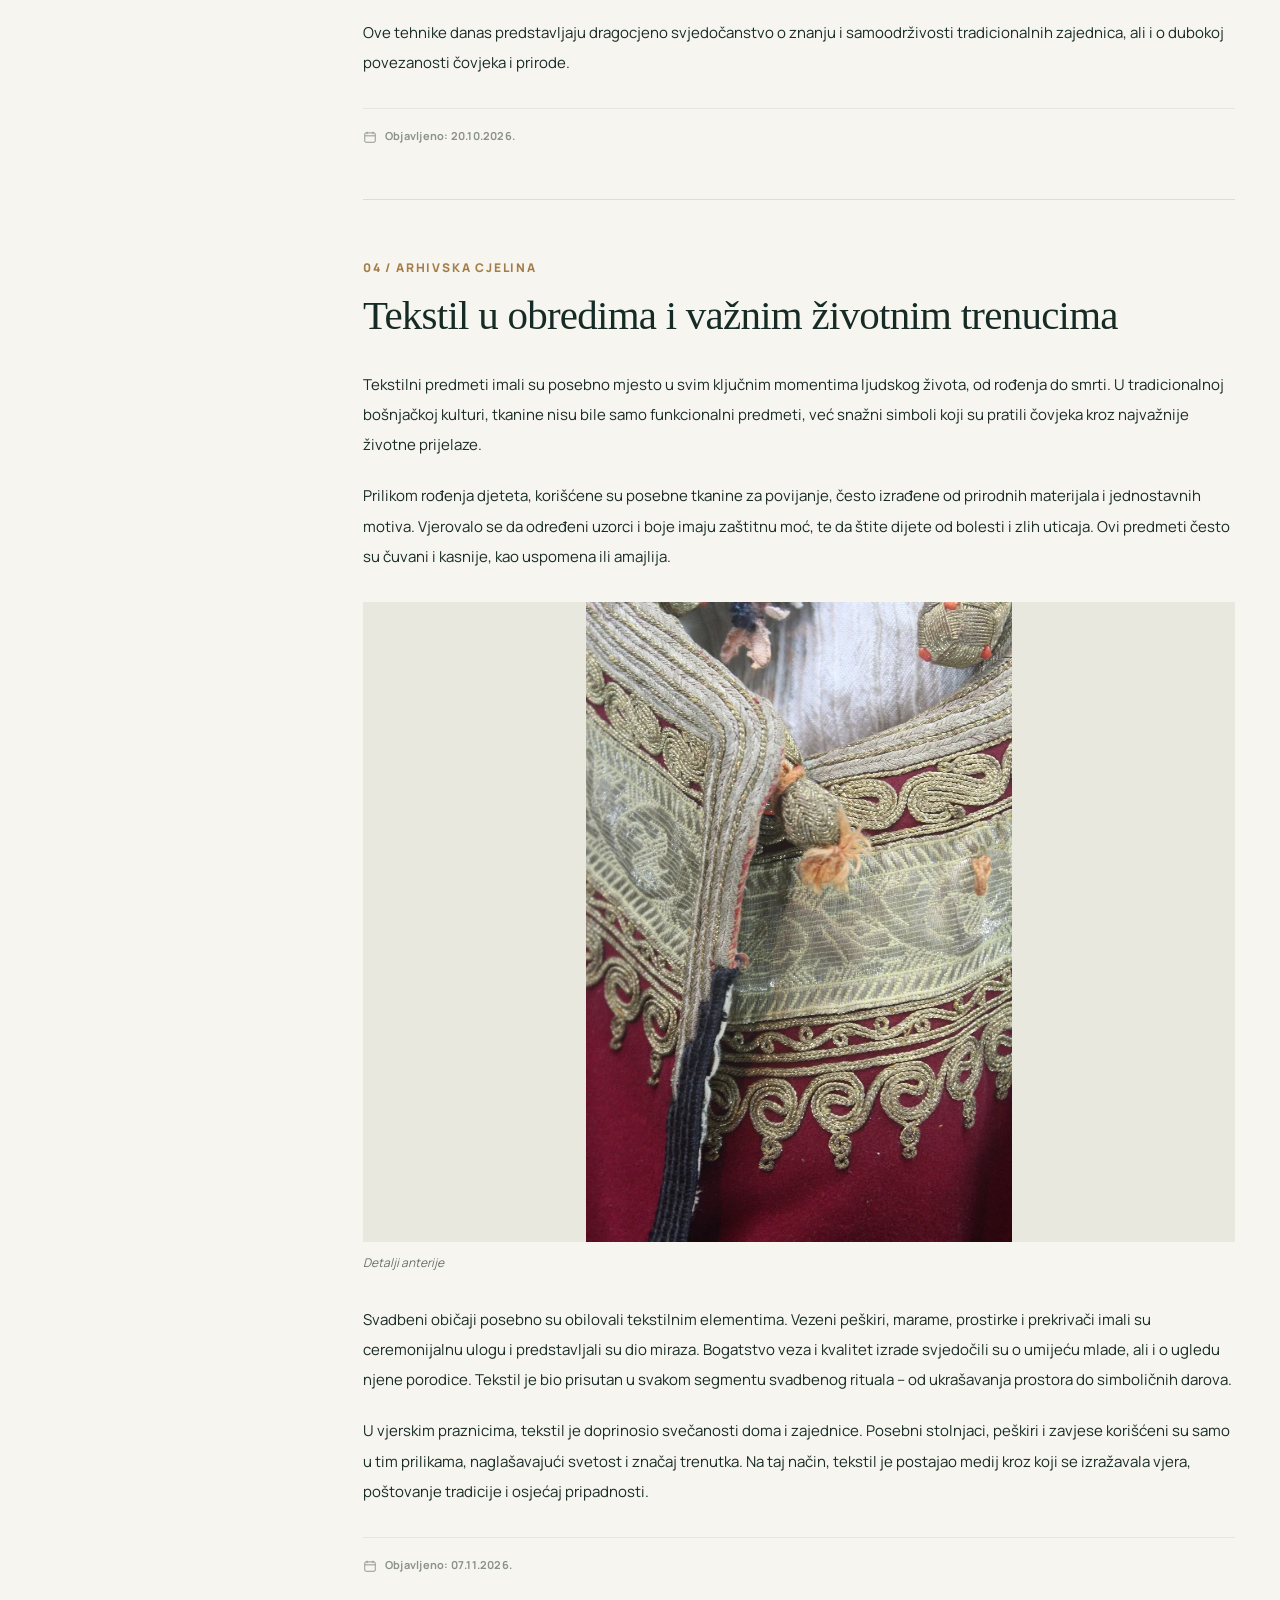
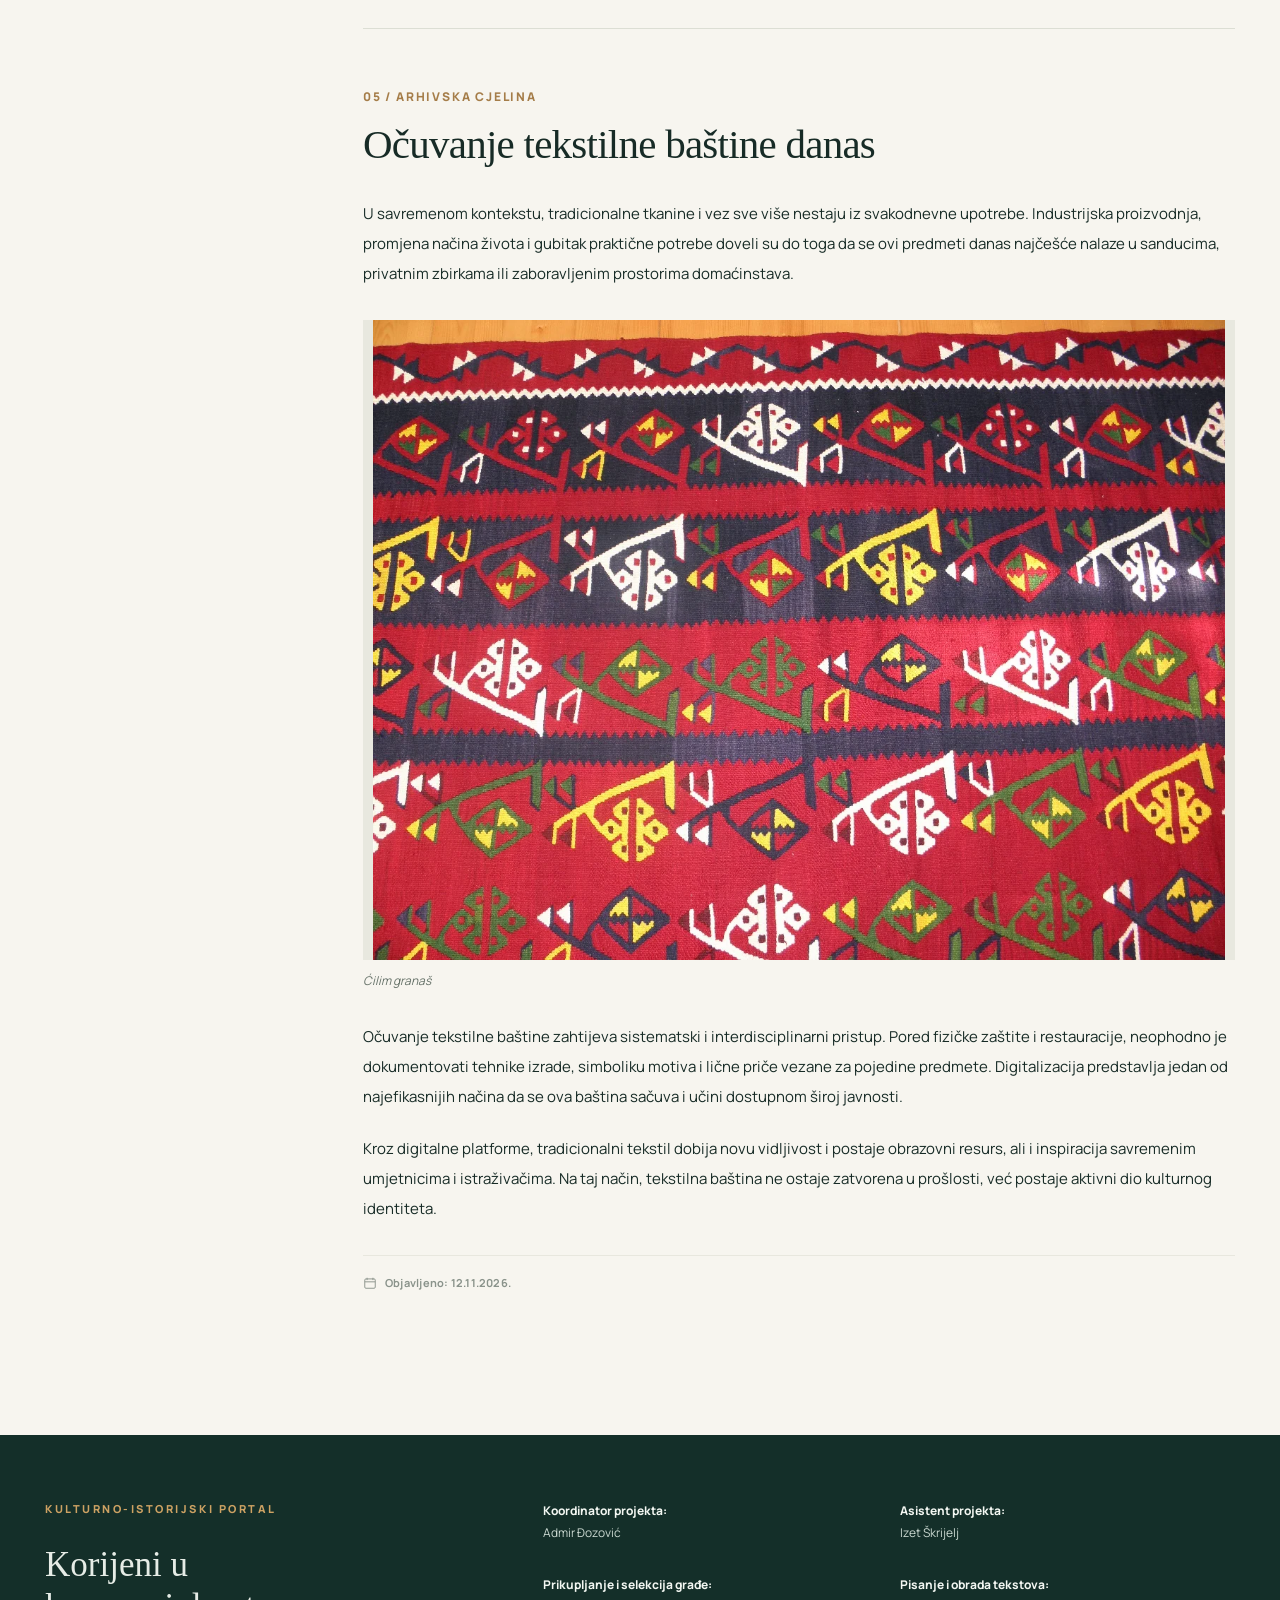
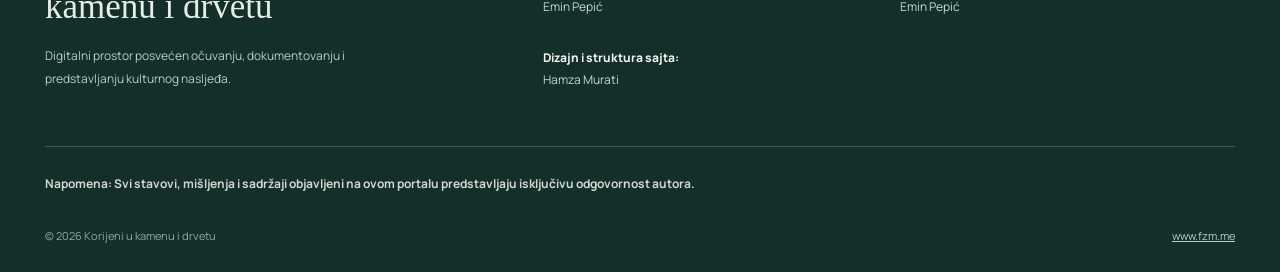
<file: tkanje-i-tekstil.html>
<!doctype html><html lang="bs"><head><meta charset="UTF-8"><meta name="viewport" content="width=device-width, initial-scale=1"><meta name="description" content="Istražite tkanje i tekstil kroz originalne arhivske zapise i fotografije."><meta name="theme-color" content="#163b32"><meta property="og:type" content="website"><meta property="og:title" content="Tkanje i tekstil | Korijeni u kamenu i drvetu"><meta property="og:description" content="Istražite tkanje i tekstil kroz originalne arhivske zapise i fotografije."><title>Tkanje i tekstil | Korijeni u kamenu i drvetu</title><link rel="icon" href="favicon.svg" type="image/svg+xml"><link rel="stylesheet" href="styles.css"><script defer src="data/content.js"></script><script defer src="app.js"></script></head><body data-page="tkanje-i-tekstil"><div id="app"></div><noscript><div class="noscript">Za prikaz ovog arhiva potrebno je omogućiti JavaScript. Svi izvorni tekstovi dostupni su i u datoteci data/content.json.</div></noscript><script>
/* Fiksni datumi sekcija, različiti za svaku tematsku cjelinu. */
document.addEventListener('DOMContentLoaded', function () {
  const dates = ["31.10.2026.", "05.11.2026.", "12.10.2026.", "22.10.2026.", "17.11.2026.", "14.10.2026.", "28.10.2026.", "20.10.2026.", "07.11.2026.", "12.11.2026.", "10.10.2026.", "19.11.2026.", "25.10.2026.", "16.10.2026.", "09.11.2026.", "02.11.2026.", "23.10.2026.", "15.11.2026.", "18.10.2026.", "30.10.2026.", "13.11.2026.", "13.10.2026.", "04.11.2026.", "27.10.2026.", "18.11.2026.", "21.10.2026.", "10.11.2026.", "15.10.2026."];
  const sections = (window.PORTAL_DATA && window.PORTAL_DATA.sections) || [];
  document.querySelectorAll('.article-section').forEach(function (element) {
    const index = sections.findIndex(function (section) { return section.id === element.id; });
    const label = element.querySelector('.publish-date span');
    if (label && index >= 0 && dates[index]) {
      label.textContent = 'Objavljeno: ' + dates[index];
    }
  });
});
</script></body></html>
</file>
<file: styles.css>
@import url('https://fonts.googleapis.com/css2?family=DM+Sans:wght@400;500;600;700&family=Manrope:wght@400;500;600;700;800&display=swap');
:root{--paper:#f7f5ef;--white:#fffefa;--ink:#172b26;--muted:#61716a;--line:#dddcd3;--forest:#163b32;--forest2:#244e42;--gold:#be8b48;--serif:Georgia,'Times New Roman',serif;--sans:'Manrope','DM Sans',system-ui,sans-serif}*{box-sizing:border-box}html{scroll-behavior:smooth;scroll-padding-top:100px}body{margin:0;color:var(--ink);font-family:var(--sans);background:var(--paper);line-height:1.72}button,input{font:inherit}a{color:inherit}a:focus-visible,button:focus-visible,input:focus-visible{outline:3px solid #d19e50;outline-offset:3px}.skip{position:absolute;left:-999px;top:0;background:white;padding:12px;z-index:999}.skip:focus{left:12px}.container{width:min(1190px,calc(100% - 48px));margin:auto}.site-header{position:sticky;top:0;z-index:40;background:#f8f7f1f2;backdrop-filter:blur(14px);border-bottom:1px solid #e7e5dc}.topbar{display:flex;gap:22px;align-items:center;justify-content:space-between;min-height:82px}.brand{display:flex;align-items:center;gap:13px;text-decoration:none;max-width:330px}.brand-icon{display:grid;place-items:center;width:46px;height:46px;border:1.5px solid var(--gold);border-radius:50%;color:var(--forest);font:32px var(--serif);flex-shrink:0}.brand-text{font-family:var(--serif);font-size:19px;line-height:1.1;font-weight:700;letter-spacing:-.02em}.brand-small{display:block;color:#7d8377;text-transform:uppercase;font:600 9px var(--sans);letter-spacing:.21em;margin-top:5px}.nav{display:flex;align-items:center;gap:23px}.nav a{text-decoration:none;font-size:12px;font-weight:750;white-space:nowrap;transition:color .2s}.nav a:hover,.nav a[aria-current=page]{color:#98662d}.actions{display:flex;align-items:center;gap:10px}.search-trigger,.menu-trigger{border:1px solid #d3d5ca;background:transparent;color:var(--forest);height:42px;border-radius:8px;padding:0 15px;cursor:pointer;font-size:13px;font-weight:700}.menu-trigger{display:none}.hero{position:relative;background:#17382f;color:white;overflow:hidden}.hero-image{position:absolute;inset:0;width:100%;height:100%;object-fit:cover;opacity:.31;filter:saturate(.68)}.hero:after{content:'';position:absolute;inset:0;background:linear-gradient(90deg,#17382feb 0%,#17382fd8 45%,#17382f38 100%)}.hero-inner{min-height:540px;position:relative;z-index:1;display:flex;align-items:center;padding:75px 0 90px}.hero-copy{max-width:690px}.eyebrow{font-size:11px;text-transform:uppercase;letter-spacing:.23em;font-weight:800;color:#cda263;display:block;margin-bottom:25px}.hero h1{font-family:var(--serif);font-weight:400;letter-spacing:-.04em;font-size:clamp(48px,6vw,86px);line-height:1.06;margin:0 0 23px}.hero p{max-width:595px;color:#e0e6dc;font-size:16px;line-height:1.9}.btn{display:inline-flex;align-items:center;gap:14px;background:#d9b078;color:#20382f;font-size:13px;font-weight:800;letter-spacing:.02em;padding:14px 23px;border-radius:4px;text-decoration:none;margin-top:20px;transition:transform .2s,background .2s}.btn:hover{transform:translateY(-2px);background:#efc58b}.section-header{display:flex;align-items:end;justify-content:space-between;gap:25px;margin-bottom:27px}.kicker{text-transform:uppercase;letter-spacing:.21em;font-size:11px;color:#a47741;font-weight:800;display:block;margin-bottom:12px}h2.display{font:400 clamp(30px,4vw,49px)/1.13 var(--serif);letter-spacing:-.025em;margin:0}.intro{padding:73px 0 35px}.intro p{max-width:770px;color:#57665e;margin:15px 0 0}.section-grid{display:grid;grid-template-columns:repeat(3,minmax(0,1fr));gap:24px;padding:14px 0 75px}.category-card{display:block;text-decoration:none;background:#fff;border:1px solid #e4e1d6;transition:transform .2s,box-shadow .2s;overflow:hidden}.category-card:hover{transform:translateY(-4px);box-shadow:0 15px 35px #183c2f16}.category-image{height:195px;width:100%;object-fit:cover;background:#e4e5dd}.category-body{padding:24px 23px 27px}.category-count{font-size:11px;text-transform:uppercase;letter-spacing:.14em;color:#9c773e;font-weight:700}.category-title{display:block;font:400 28px/1.16 var(--serif);margin:10px 0 18px}.category-link{font-size:12px;font-weight:800;color:var(--forest2)}.quote-strip{background:#e8e9df;padding:55px 0;border-top:1px solid #dedfd4}.quote-strip blockquote{font:italic 30px/1.45 var(--serif);margin:0;max-width:900px}.quote-strip small{display:block;margin-top:16px;color:#718079;font-size:12px}.page-heading{padding:61px 0 35px;border-bottom:1px solid var(--line)}.breadcrumb{font-size:12px;color:#718078;margin-bottom:23px}.breadcrumb a{text-decoration:none}.page-heading h1{font:400 clamp(40px,5vw,66px)/1.12 var(--serif);letter-spacing:-.04em;margin:0 0 17px}.page-heading p{color:#64726b;margin:0}.reading-layout{display:grid;grid-template-columns:255px minmax(0,1fr);gap:63px;padding-top:55px;padding-bottom:90px}.toc{align-self:start;position:sticky;top:120px}.toc-title{font-size:11px;text-transform:uppercase;letter-spacing:.2em;color:#9a763c;font-weight:800;margin-bottom:15px}.toc a{display:block;text-decoration:none;font-size:12px;line-height:1.55;padding:10px 12px;border-left:2px solid #d8dcd2;color:#647168}.toc a:hover{border-color:#a57b46;color:#173c32}.article-section{padding:0 0 53px;margin-bottom:53px;border-bottom:1px solid #dcded4}.article-section:last-child{margin-bottom:0;border:0}.article-index{color:#a57d49;font-size:12px;font-weight:800;letter-spacing:.15em}.article-section h2{font:400 clamp(30px,3.2vw,44px)/1.22 var(--serif);letter-spacing:-.018em;margin:10px 0 29px}.article-section p{font-size:15px;line-height:2.02;margin:0 0 21px;white-space:pre-wrap;overflow-wrap:anywhere}.article-section figure{margin:30px 0 32px}.archive-image{border:0;background:#ede9df;padding:0;display:block;cursor:zoom-in;width:100%;line-height:0}.archive-image img{width:100%;height:auto;max-height:640px;object-fit:contain;display:block;background:#e8e8df}.article-section figcaption{font-size:12px;color:#667269;margin-top:11px;line-height:1.6;font-style:italic}.publish-date{display:flex;align-items:center;gap:8px;color:#8a938b;font-size:11px;font-weight:700;letter-spacing:.02em;margin-top:30px;padding-top:18px;border-top:1px solid #e8e7de}.publish-date svg{width:14px;height:14px}.site-footer{background:#142f29;color:#e6ece6;padding:65px 0 27px}.footer-top{display:grid;grid-template-columns:1fr 1.6fr;gap:65px;padding-bottom:43px;border-bottom:1px solid #ffffff30}.footer-name{font:400 35px/1.2 var(--serif);margin:8px 0 17px}.footer-description{font-size:12px;color:#bbccc2;line-height:1.9;max-width:340px}.credits{display:grid;grid-template-columns:1fr 1fr;gap:18px 23px}.credit{font-size:12px;color:#cad8d0;line-height:1.8}.credit strong{display:block;font-weight:750;color:#f3f7f2}.footer-note{padding:26px 0 10px;font-size:12px;line-height:1.8;color:#d0d8d2}.footer-bottom{display:flex;justify-content:space-between;gap:15px;color:#8fa99a;font-size:11px;padding-top:22px}.footer-bottom a{color:#becdc3}.search-backdrop,.lightbox{position:fixed;inset:0;background:#0b1d19e8;z-index:90;display:none;align-items:flex-start;justify-content:center;padding:9vh 20px 20px}.search-backdrop.open,.lightbox.open{display:flex}.search-panel{width:min(760px,100%);background:#fcfaf5;border-radius:9px;max-height:82vh;display:flex;flex-direction:column;overflow:hidden;box-shadow:0 30px 80px #0004}.search-head{padding:25px 28px 16px;display:flex;align-items:center;justify-content:space-between}.search-head h2{font:400 28px var(--serif);margin:0}.close-btn{border:0;background:transparent;font-size:28px;cursor:pointer;color:inherit;padding:0 6px}.search-field{margin:0 28px 18px;padding:15px 17px;border:1px solid #cdd2c9;border-radius:4px;background:white;outline:none}.search-results{padding:0 28px 28px;overflow-y:auto}.search-result{display:block;text-decoration:none;padding:15px 0;border-top:1px solid #e6e4dd}.search-result b{display:block;font:400 20px var(--serif)}.search-result small{font-size:11px;color:#9b7439}.search-result p{margin:5px 0 0;font-size:12px;color:#68776c}.lightbox{align-items:center;flex-direction:column;padding:48px 20px;background:#06140ef5}.lightbox img{max-width:min(1400px,96vw);max-height:75vh;object-fit:contain}.lightbox-caption{color:#fff;max-width:850px;text-align:center;margin-top:14px;font:italic 14px var(--serif)}.lightbox .close-btn{position:absolute;right:25px;top:16px;color:#fff;font-size:38px}.lightbox-original{margin-top:13px;color:#e4d2b3;font-size:12px}.empty{padding:25px 0;font-size:13px;color:#6d776d}.archive-stats{display:flex;gap:40px;flex-wrap:wrap;margin-top:34px}.stat strong{font:400 32px var(--serif);display:block}.stat span{color:#8c9d91;text-transform:uppercase;letter-spacing:.13em;font-size:10px}.utilitybar{display:flex;justify-content:flex-end;margin-top:15px}.utilitybar button{border:1px solid #d5d7cb;padding:8px 12px;background:transparent;color:#57685e;cursor:pointer;font-size:11px}.noscript{padding:24px;background:#fff2d0;text-align:center}
@media(max-width:1080px){.nav{gap:11px}.nav a{font-size:11px}.brand{max-width:280px}.reading-layout{gap:35px;grid-template-columns:210px minmax(0,1fr)}}@media(max-width:880px){.menu-trigger{display:inline-block}.nav{display:none;position:absolute;top:82px;left:0;right:0;background:#f8f7f1;box-shadow:0 18px 22px #0002;padding:15px 24px 25px;flex-direction:column;align-items:stretch;gap:0}.nav.open{display:flex}.nav a{font-size:14px;padding:10px 0}.reading-layout{grid-template-columns:1fr}.toc{position:static;display:flex;flex-wrap:wrap;gap:6px}.toc-title{width:100%}.toc a{border:1px solid #d9dad0;border-radius:3px;padding:8px}.section-grid{grid-template-columns:repeat(2,minmax(0,1fr))}.footer-top{gap:28px}}@media(max-width:620px){.container{width:calc(100% - 36px)}.topbar{min-height:72px}.brand-icon{width:37px;height:37px;font-size:26px}.brand-text{font-size:16px}.brand-small{font-size:8px}.search-trigger{padding:0 10px;font-size:11px}.menu-trigger{padding:0 10px}.nav{top:72px}.hero-inner{min-height:490px;padding:58px 0}.hero h1{font-size:54px}.hero p{font-size:14px}.intro{padding-top:50px}.section-grid{grid-template-columns:1fr;gap:17px;padding-bottom:55px}.category-image{height:220px}.footer-top{grid-template-columns:1fr;gap:23px}.credits{grid-template-columns:1fr}.page-heading{padding:45px 0 28px}.reading-layout{padding-top:35px}.article-section h2{font-size:32px}.article-section p{font-size:14px}.quote-strip blockquote{font-size:23px}.footer-bottom{flex-direction:column}.archive-stats{gap:25px}}@media(prefers-reduced-motion:reduce){html{scroll-behavior:auto}*,*:before,*:after{transition:none!important;animation:none!important}}

/* Originalni logotip Fonda: zadrzan izvorni odnos dimenzija 200:215. */
.brand-logo{display:block;width:51px;height:auto;aspect-ratio:200/215;object-fit:contain;flex-shrink:0}
@media(max-width:620px){.brand-logo{width:39px}.brand{gap:9px}.brand-text{font-size:15px}}
</file>
